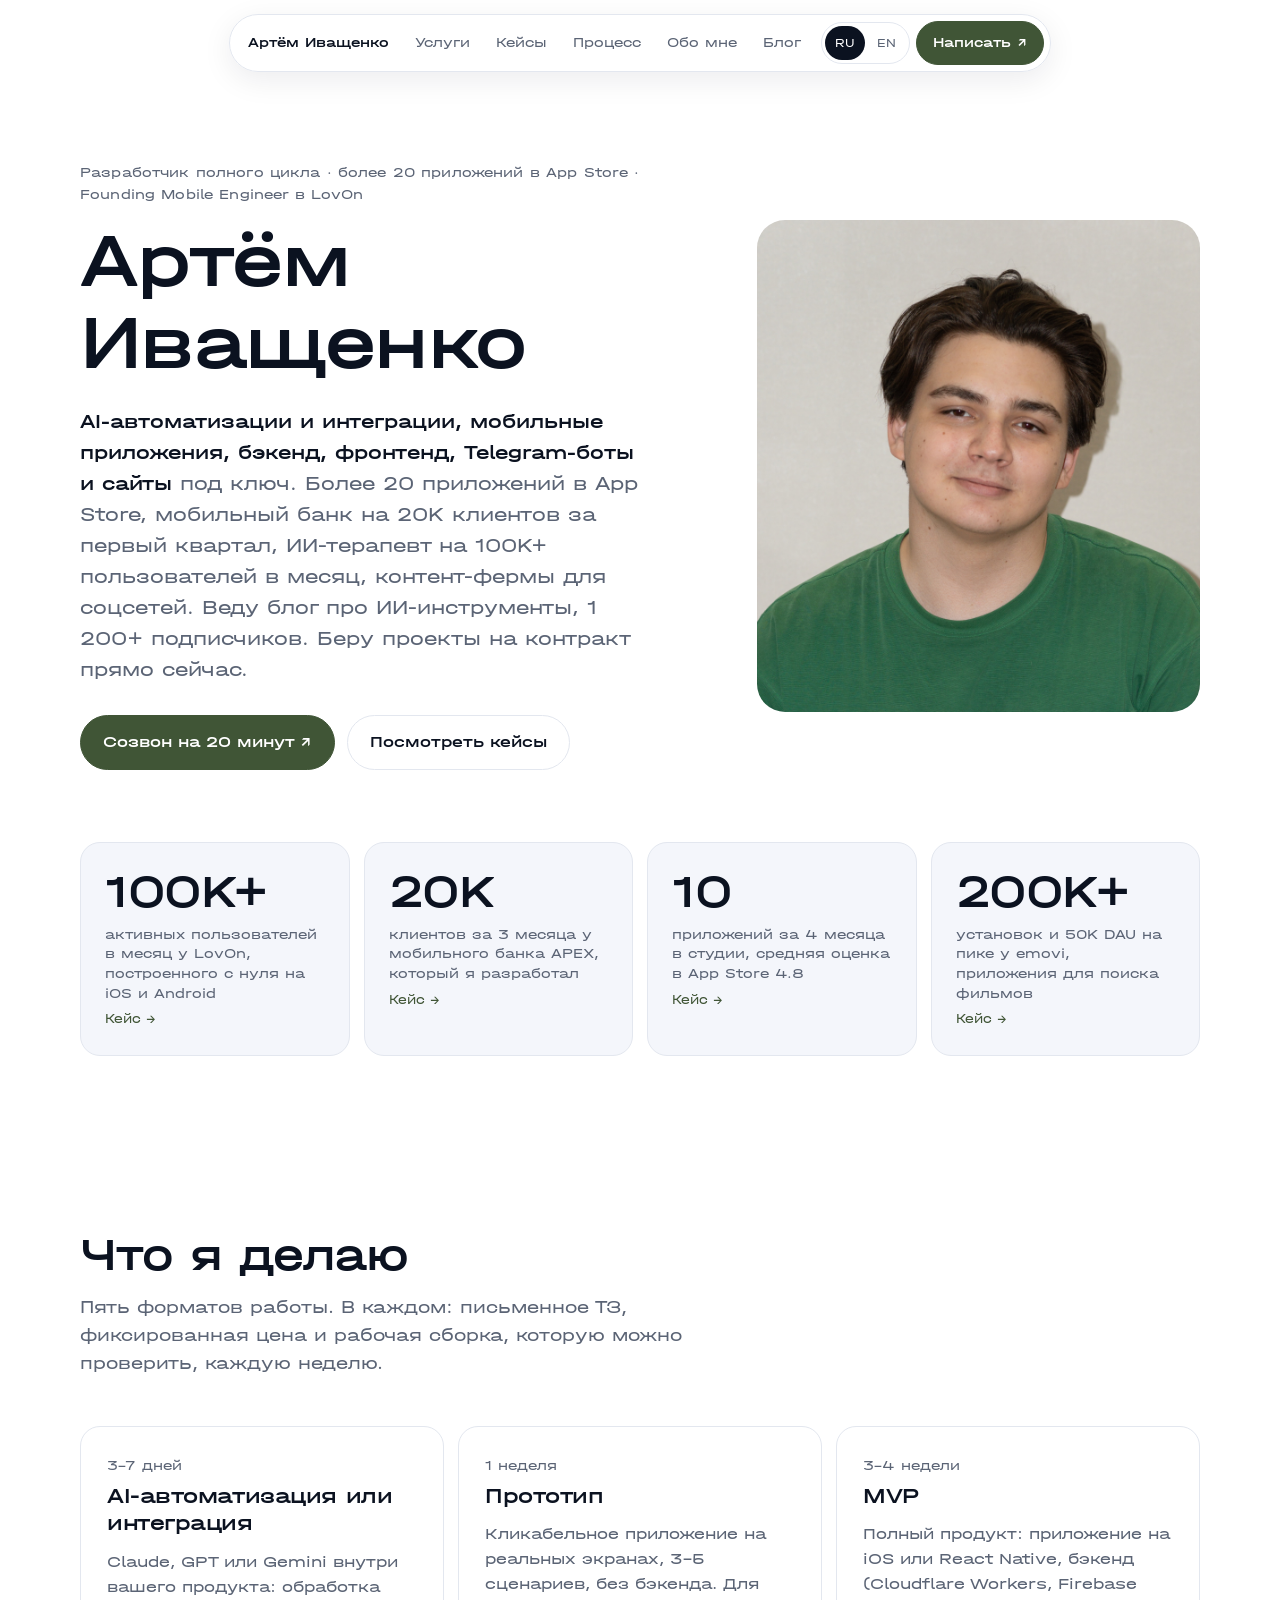
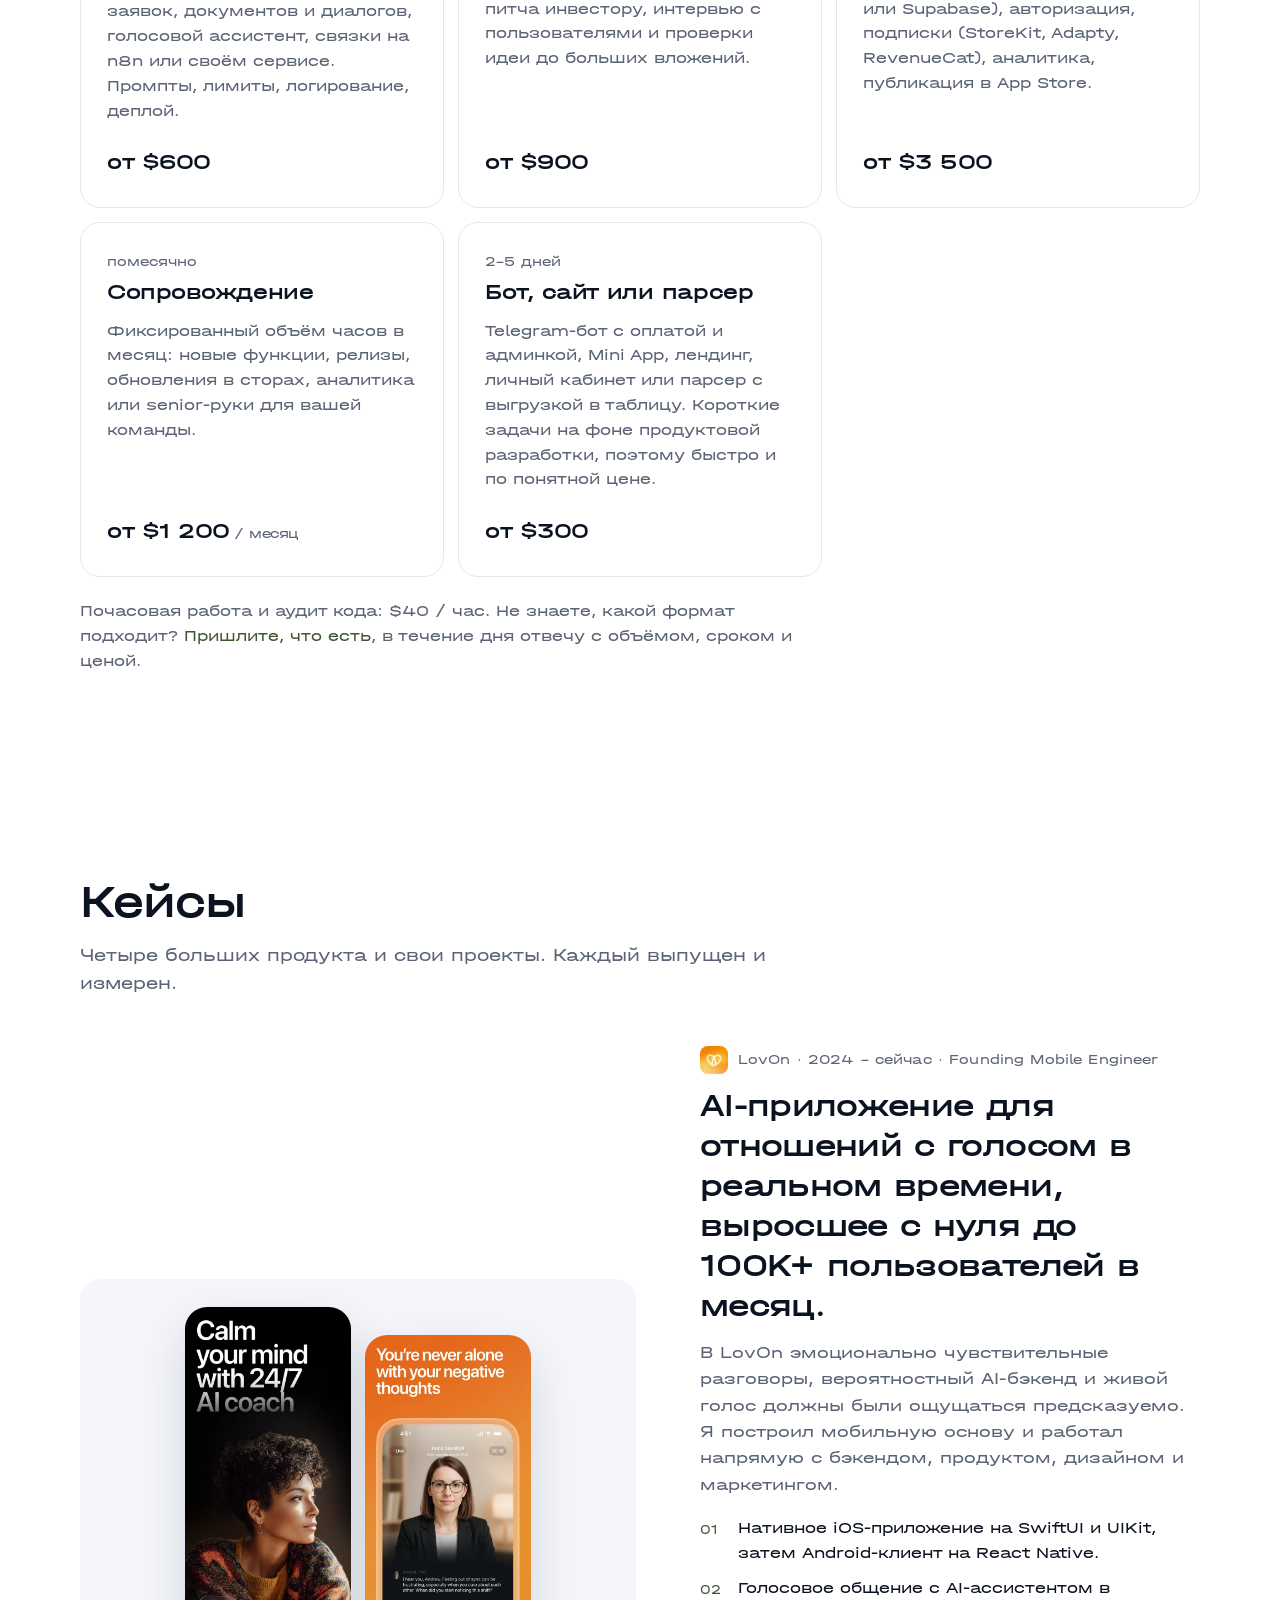
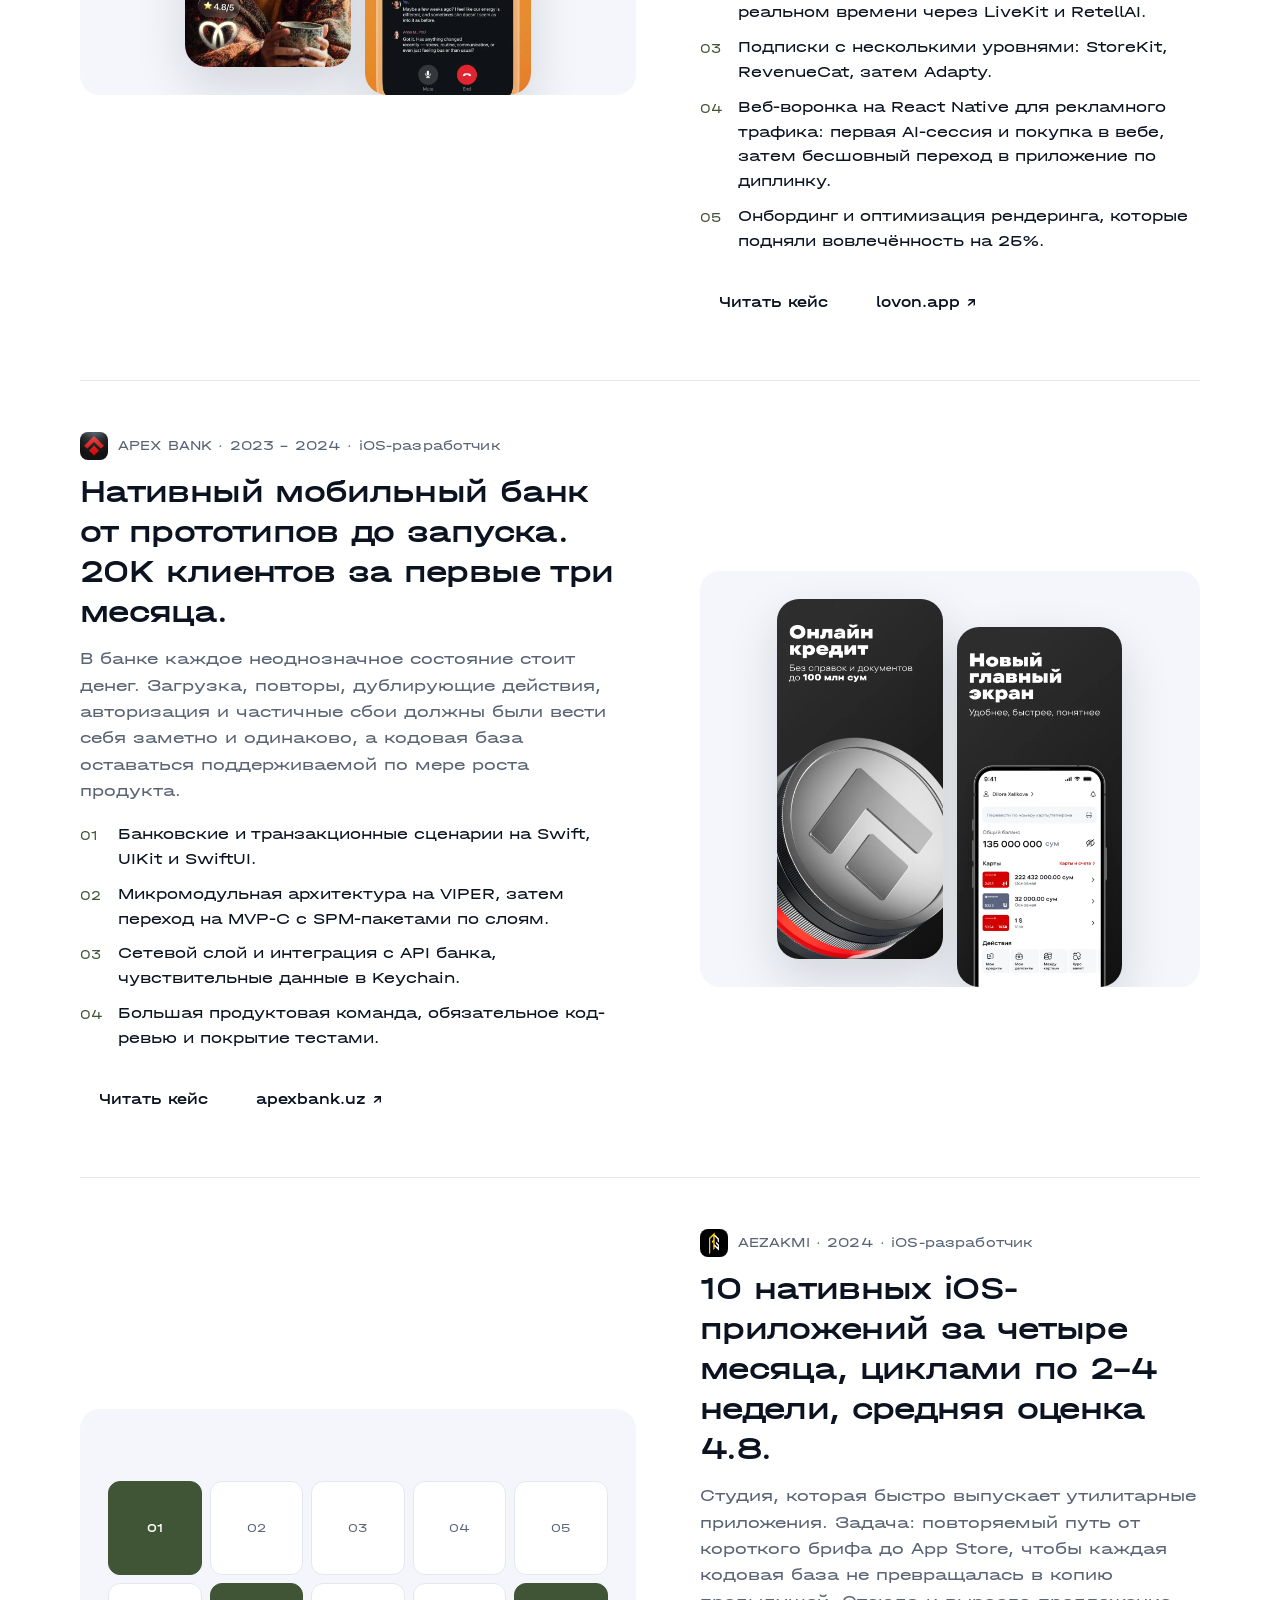
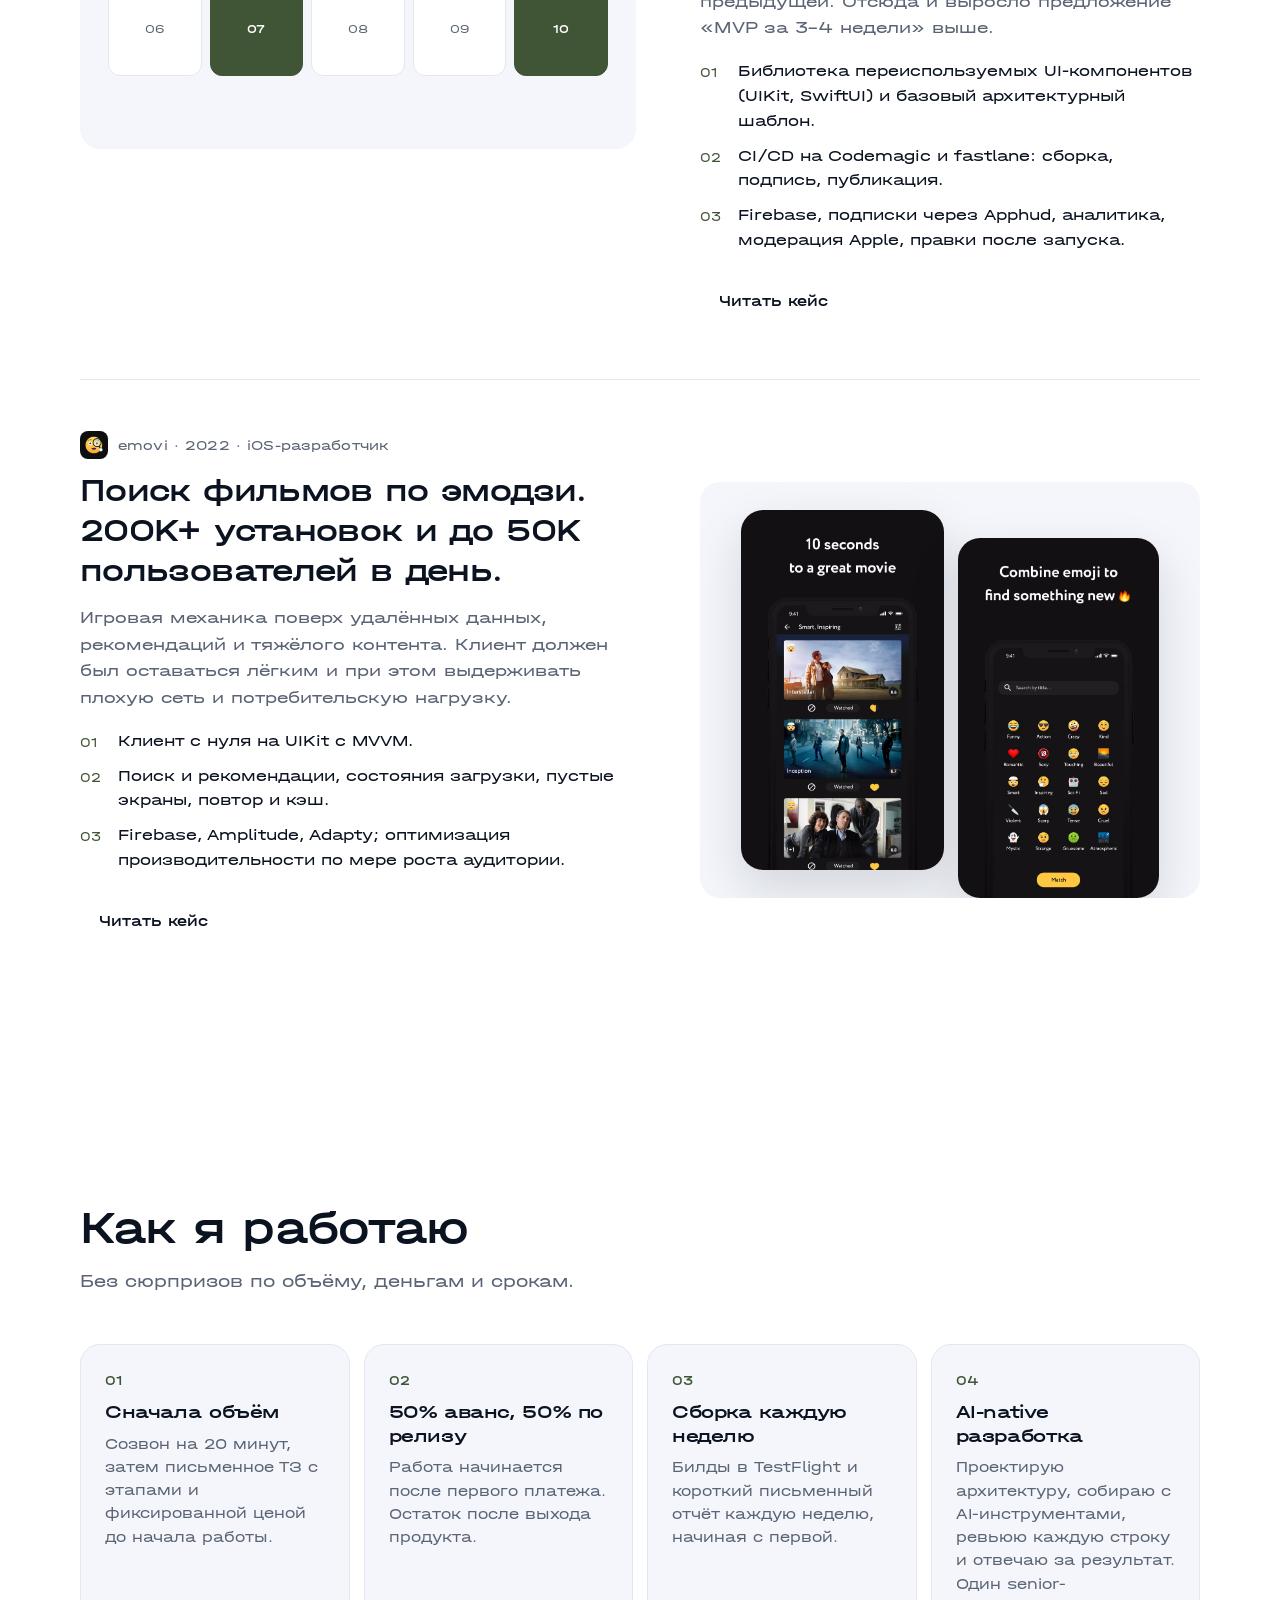
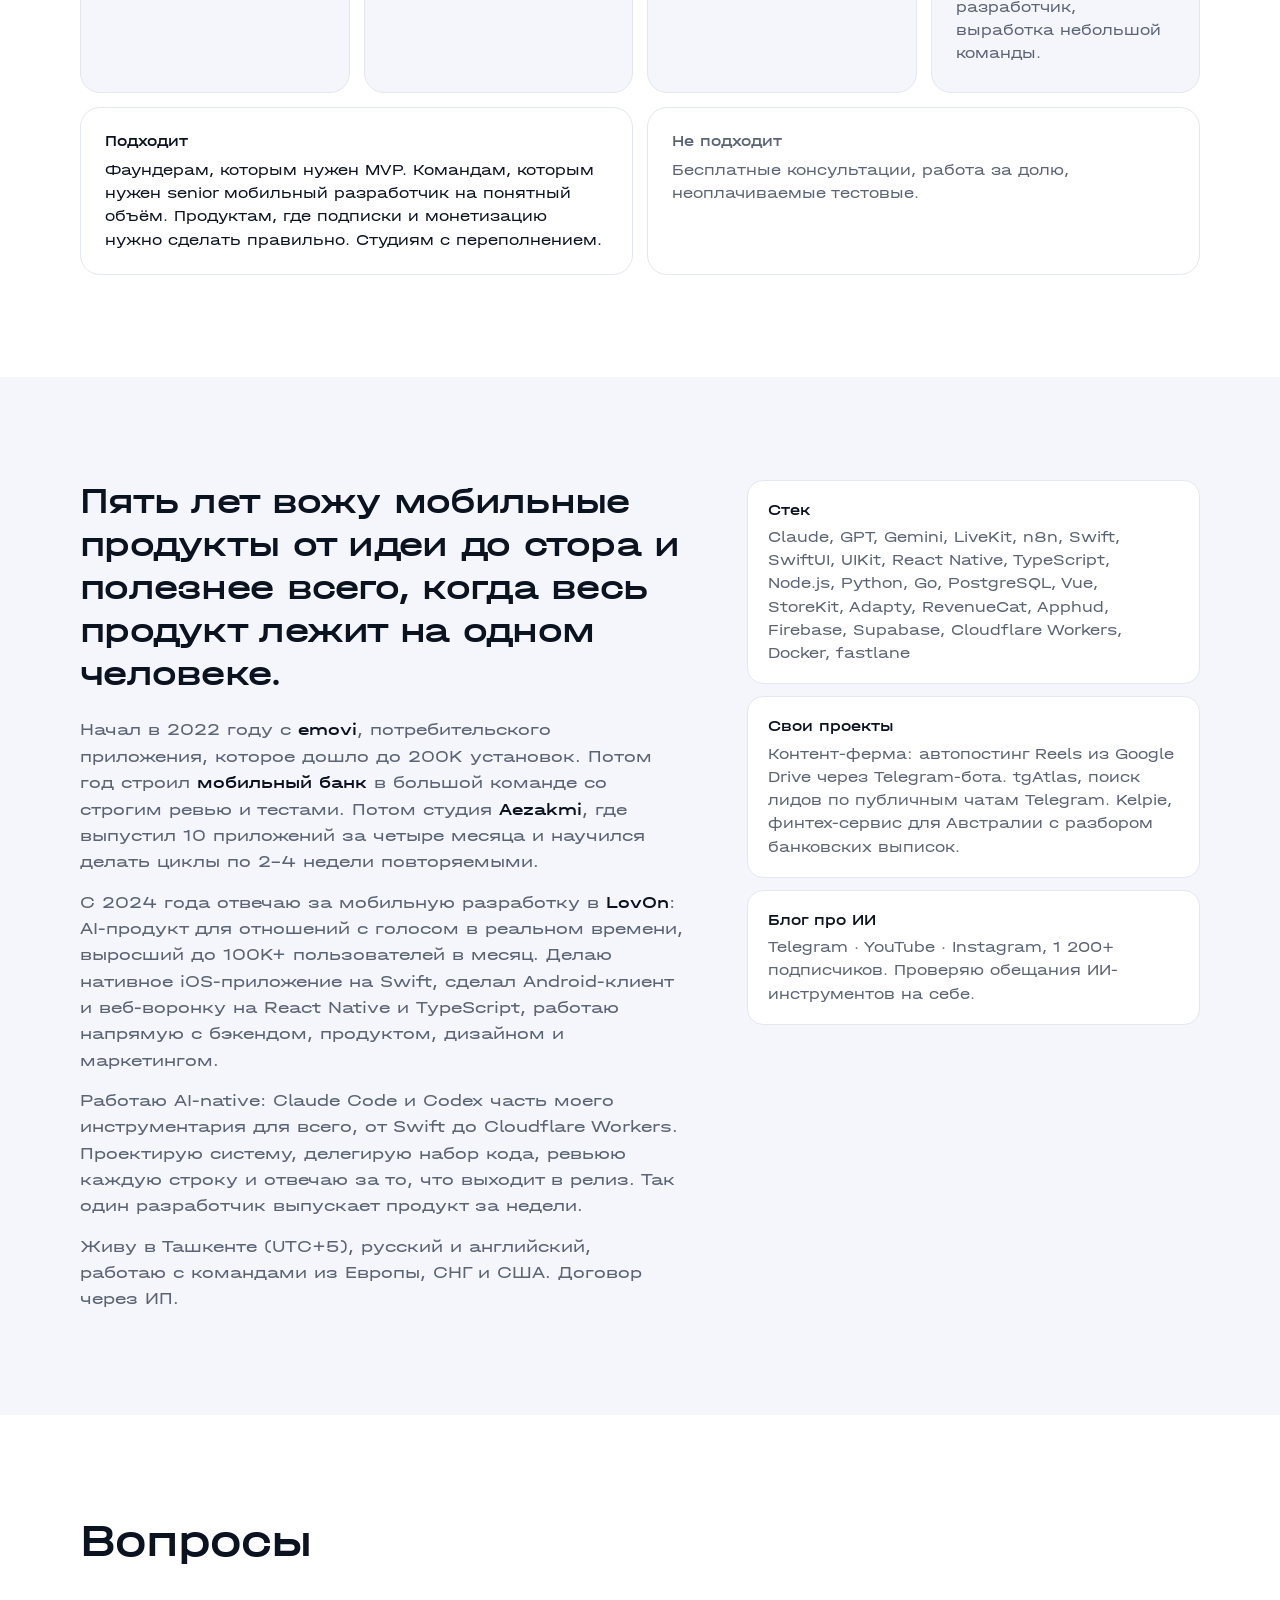
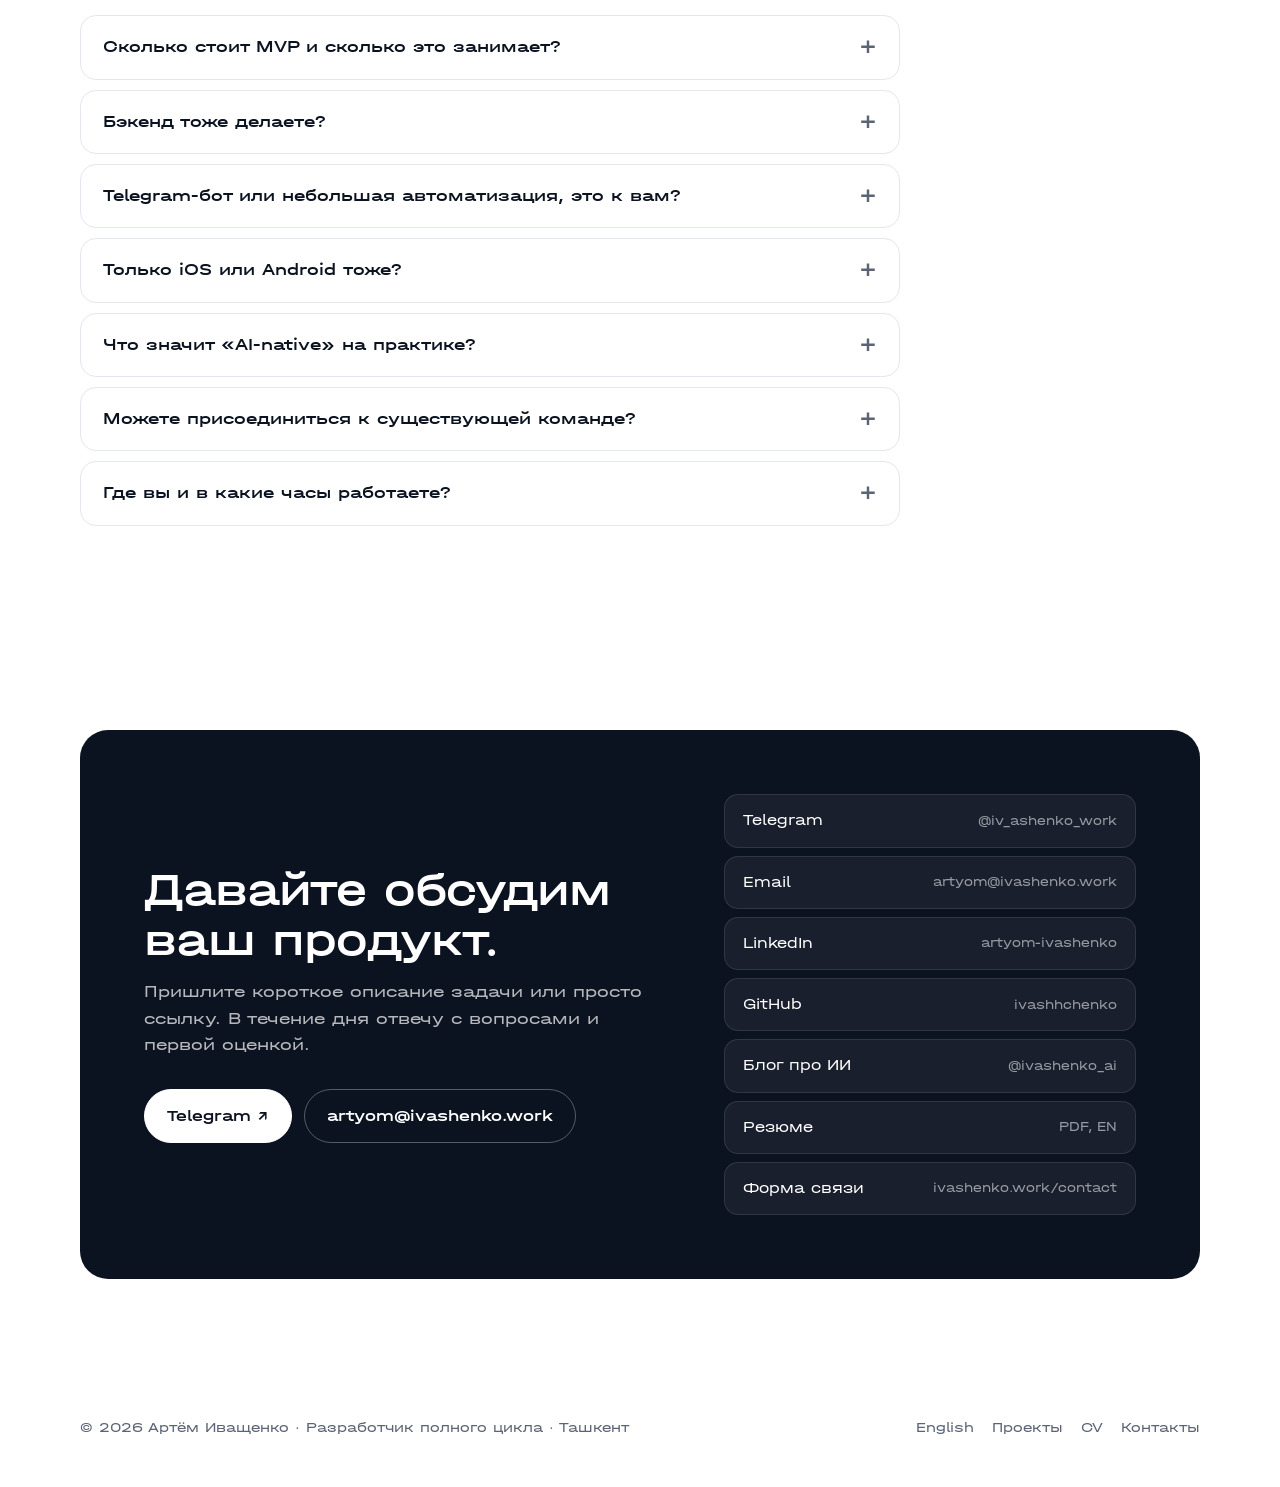
<file: index.html>
<!doctype html>
<html lang="ru">
<head>
<meta charset="utf-8">
<meta name="viewport" content="width=device-width, initial-scale=1">
<title>Артём Иващенко · Разработчик полного цикла: AI-автоматизации, мобильные приложения, бэкенд, боты</title>
<meta name="description" content="Артём Иващенко, разработчик полного цикла: AI-автоматизации и интеграции, мобильные приложения (iOS, React Native), бэкенд, фронтенд, Telegram-боты и сайты. Более 20 приложений в App Store, мобильный банк, ИИ-терапевт на 100K+ MAU, контент-фермы для соцсетей. Беру проекты на контракт.">
<link rel="canonical" href="https://ivashenko.work/">
<link rel="alternate" hreflang="ru" href="https://ivashenko.work/">
<link rel="alternate" hreflang="en" href="https://ivashenko.work/en/">
<link rel="alternate" hreflang="x-default" href="https://ivashenko.work/">
<link rel="icon" href="/assets/favicon.svg" type="image/svg+xml">
<link rel="stylesheet" href="/assets/landing.css?v=2">
<meta property="og:type" content="website">
<meta property="og:title" content="Артём Иващенко · AI-автоматизации, мобильные приложения, бэкенд, боты">
<meta property="og:description" content="Разработчик полного цикла. Более 20 приложений в App Store, мобильный банк, ИИ-терапевт на 100K+ MAU, контент-фермы. Беру проекты на контракт.">
<meta property="og:url" content="https://ivashenko.work/">
<meta property="og:image" content="https://ivashenko.work/assets/og-home.png">
<meta name="twitter:card" content="summary_large_image">
<script type="application/ld+json">
{"@context":"https://schema.org","@type":"Person","name":"Артём Иващенко","alternateName":"Artyom Ivashenko","jobTitle":"Разработчик полного цикла","url":"https://ivashenko.work/","image":"https://ivashenko.work/assets/images/artyom-portrait.jpg","email":"mailto:artyom@ivashenko.work","address":{"@type":"PostalAddress","addressLocality":"Ташкент","addressCountry":"UZ"},"sameAs":["https://t.me/iv_ashenko_work","https://t.me/ivashenko_ai","https://www.youtube.com/@ivashenko_ai","https://www.instagram.com/ivashenko_ai","https://www.linkedin.com/in/artyom-ivashenko","https://github.com/ivashhchenko"],"knowsAbout":["AI-автоматизации","Интеграции LLM","iOS","Swift","SwiftUI","React Native","Бэкенд","Telegram-боты","Публикация в App Store","Подписки"]}
</script>
</head>
<body>

<div class="nav">
  <div class="nav-pill">
    <a class="brand" href="/">Артём<span class="hide-s"> Иващенко</span></a>
    <a class="hide-s" href="#services">Услуги</a>
    <a href="#work">Кейсы</a>
    <a class="hide-m" href="#process">Процесс</a>
    <a class="hide-m" href="#about">Обо мне</a>
    <a class="hide-s" href="https://t.me/ivashenko_ai">Блог</a>
    <span class="lang"><a class="on" href="/">RU</a><a href="/en/">EN</a></span>
    <a class="btn btn--primary btn--small" href="https://t.me/iv_ashenko_work">Написать ↗</a>
  </div>
</div>

<main>

<section class="hero">
  <div class="wrap hero-grid">
    <div>
      <p class="eyebrow">Разработчик полного цикла · более 20 приложений в App Store · Founding Mobile Engineer в LovOn</p>
      <h1>Артём<br>Иващенко</h1>
      <p class="lead"><b>AI-автоматизации и интеграции, мобильные приложения, бэкенд, фронтенд, Telegram-боты и сайты</b> под ключ. Более 20 приложений в App Store, мобильный банк на 20K клиентов за первый квартал, ИИ-терапевт на 100K+ пользователей в месяц, контент-фермы для соцсетей. Веду <a href="https://t.me/ivashenko_ai">блог про ИИ-инструменты</a>, 1 200+ подписчиков. Беру проекты на контракт прямо сейчас.</p>
      <div class="hero-cta">
        <a class="btn btn--primary" href="https://t.me/iv_ashenko_work">Созвон на 20 минут ↗</a>
        <a class="btn btn--ghost" href="#work">Посмотреть кейсы</a>
      </div>
    </div>
    <div class="portrait">
      <img src="/assets/images/artyom-portrait.jpg" alt="Артём Иващенко" width="1980" height="2200" fetchpriority="high">
    </div>
  </div>
</section>

<section class="stats">
  <div class="wrap stat-grid">
    <div class="stat"><div class="num">100K+</div><div class="lbl">активных пользователей в месяц у LovOn, построенного с нуля на iOS и Android</div><div class="src"><a href="/projects/lovon/">Кейс →</a></div></div>
    <div class="stat"><div class="num">20K</div><div class="lbl">клиентов за 3 месяца у мобильного банка APEX, который я разработал</div><div class="src"><a href="/projects/apex-bank/">Кейс →</a></div></div>
    <div class="stat"><div class="num">10</div><div class="lbl">приложений за 4 месяца в студии, средняя оценка в App Store 4.8</div><div class="src"><a href="/projects/aezakmi/">Кейс →</a></div></div>
    <div class="stat"><div class="num">200K+</div><div class="lbl">установок и 50K DAU на пике у emovi, приложения для поиска фильмов</div><div class="src"><a href="/projects/emovi/">Кейс →</a></div></div>
  </div>
</section>

<section id="services">
  <div class="wrap">
    <div class="sec-head">
      <h2>Что я делаю</h2>
      <p>Пять форматов работы. В каждом: письменное ТЗ, фиксированная цена и рабочая сборка, которую можно проверить, каждую неделю.</p>
    </div>
    <div class="cards">
      <div class="card">
        <div class="when">3–7 дней</div>
        <h3>AI-автоматизация или интеграция</h3>
        <p>Claude, GPT или Gemini внутри вашего продукта: обработка заявок, документов и диалогов, голосовой ассистент, связки на n8n или своём сервисе. Промпты, лимиты, логирование, деплой.</p>
        <div class="price">от $600</div>
      </div>
      <div class="card">
        <div class="when">1 неделя</div>
        <h3>Прототип</h3>
        <p>Кликабельное приложение на реальных экранах, 3–5 сценариев, без бэкенда. Для питча инвестору, интервью с пользователями и проверки идеи до больших вложений.</p>
        <div class="price">от $900</div>
      </div>
      <div class="card">
        <div class="when">3–4 недели</div>
        <h3>MVP</h3>
        <p>Полный продукт: приложение на iOS или React Native, бэкенд (Cloudflare Workers, Firebase или Supabase), авторизация, подписки (StoreKit, Adapty, RevenueCat), аналитика, публикация в App Store.</p>
        <div class="price">от $3 500</div>
      </div>
      <div class="card">
        <div class="when">помесячно</div>
        <h3>Сопровождение</h3>
        <p>Фиксированный объём часов в месяц: новые функции, релизы, обновления в сторах, аналитика или senior-руки для вашей команды.</p>
        <div class="price">от $1 200<small>/ месяц</small></div>
      </div>
      <div class="card">
        <div class="when">2–5 дней</div>
        <h3>Бот, сайт или парсер</h3>
        <p>Telegram-бот с оплатой и админкой, Mini App, лендинг, личный кабинет или парсер с выгрузкой в таблицу. Короткие задачи на фоне продуктовой разработки, поэтому быстро и по понятной цене.</p>
        <div class="price">от $300</div>
      </div>
    </div>
    <p class="services-note">Почасовая работа и аудит кода: $40 / час. Не знаете, какой формат подходит? <a href="https://t.me/iv_ashenko_work">Пришлите, что есть</a>, в течение дня отвечу с объёмом, сроком и ценой.</p>
  </div>
</section>

<section id="work">
  <div class="wrap">
    <div class="sec-head">
      <h2>Кейсы</h2>
      <p>Четыре больших продукта и свои проекты. Каждый выпущен и измерен.</p>
    </div>

    <article class="case">
      <div>
        <p class="eyebrow"><img src="/assets/images/lovon-logo-square.png" alt="">LovOn · 2024 – сейчас · Founding Mobile Engineer</p>
        <h3>AI-приложение для отношений с голосом в реальном времени, выросшее с нуля до 100K+ пользователей в месяц.</h3>
        <p>В LovOn эмоционально чувствительные разговоры, вероятностный AI-бэкенд и живой голос должны были ощущаться предсказуемо. Я построил мобильную основу и работал напрямую с бэкендом, продуктом, дизайном и маркетингом.</p>
        <ol>
          <li><span>01</span>Нативное iOS-приложение на SwiftUI и UIKit, затем Android-клиент на React Native.</li>
          <li><span>02</span>Голосовое общение с AI-ассистентом в реальном времени через LiveKit и RetellAI.</li>
          <li><span>03</span>Подписки с несколькими уровнями: StoreKit, RevenueCat, затем Adapty.</li>
          <li><span>04</span>Веб-воронка на React Native для рекламного трафика: первая AI-сессия и покупка в вебе, затем бесшовный переход в приложение по диплинку.</li>
          <li><span>05</span>Онбординг и оптимизация рендеринга, которые подняли вовлечённость на 25%.</li>
        </ol>
        <div class="links">
          <a class="btn btn--ghost btn--small" href="/projects/lovon/">Читать кейс</a>
          <a class="btn btn--ghost btn--small" href="https://lovon.app/">lovon.app ↗</a>
        </div>
      </div>
      <div class="case-media"><div class="shots"><img src="/assets/images/lovon-01.webp" alt="Экран приложения LovOn" loading="lazy"><img src="/assets/images/lovon-02.webp" alt="Экран приложения LovOn" loading="lazy"></div></div>
    </article>

    <article class="case">
      <div>
        <p class="eyebrow"><img src="/assets/images/apex-bank-logo.png" alt="">APEX BANK · 2023 – 2024 · iOS-разработчик</p>
        <h3>Нативный мобильный банк от прототипов до запуска. 20K клиентов за первые три месяца.</h3>
        <p>В банке каждое неоднозначное состояние стоит денег. Загрузка, повторы, дублирующие действия, авторизация и частичные сбои должны были вести себя заметно и одинаково, а кодовая база оставаться поддерживаемой по мере роста продукта.</p>
        <ol>
          <li><span>01</span>Банковские и транзакционные сценарии на Swift, UIKit и SwiftUI.</li>
          <li><span>02</span>Микромодульная архитектура на VIPER, затем переход на MVP-C с SPM-пакетами по слоям.</li>
          <li><span>03</span>Сетевой слой и интеграция с API банка, чувствительные данные в Keychain.</li>
          <li><span>04</span>Большая продуктовая команда, обязательное код-ревью и покрытие тестами.</li>
        </ol>
        <div class="links">
          <a class="btn btn--ghost btn--small" href="/projects/apex-bank/">Читать кейс</a>
          <a class="btn btn--ghost btn--small" href="https://www.apexbank.uz/en/">apexbank.uz ↗</a>
        </div>
      </div>
      <div class="case-media"><div class="shots"><img src="/assets/images/apex-01.webp" alt="Экран приложения APEX BANK" loading="lazy"><img src="/assets/images/apex-02.webp" alt="Экран приложения APEX BANK" loading="lazy"></div></div>
    </article>

    <article class="case">
      <div>
        <p class="eyebrow"><img src="/assets/images/aezakmi-logo.png" alt="">AEZAKMI · 2024 · iOS-разработчик</p>
        <h3>10 нативных iOS-приложений за четыре месяца, циклами по 2–4 недели, средняя оценка 4.8.</h3>
        <p>Студия, которая быстро выпускает утилитарные приложения. Задача: повторяемый путь от короткого брифа до App Store, чтобы каждая кодовая база не превращалась в копию предыдущей. Отсюда и выросло предложение «MVP за 3–4 недели» выше.</p>
        <ol>
          <li><span>01</span>Библиотека переиспользуемых UI-компонентов (UIKit, SwiftUI) и базовый архитектурный шаблон.</li>
          <li><span>02</span>CI/CD на Codemagic и fastlane: сборка, подпись, публикация.</li>
          <li><span>03</span>Firebase, подписки через Apphud, аналитика, модерация Apple, правки после запуска.</li>
        </ol>
        <div class="links">
          <a class="btn btn--ghost btn--small" href="/projects/aezakmi/">Читать кейс</a>
        </div>
      </div>
      <div class="case-media">
        <div class="logo-grid">
          <div class="hl">01</div><div>02</div><div>03</div><div>04</div><div>05</div>
          <div>06</div><div class="hl">07</div><div>08</div><div>09</div><div class="hl">10</div>
                  </div>
      </div>
    </article>

    <article class="case">
      <div>
        <p class="eyebrow"><img src="/assets/images/emovi-logo-square.png" alt="">emovi · 2022 · iOS-разработчик</p>
        <h3>Поиск фильмов по эмодзи. 200K+ установок и до 50K пользователей в день.</h3>
        <p>Игровая механика поверх удалённых данных, рекомендаций и тяжёлого контента. Клиент должен был оставаться лёгким и при этом выдерживать плохую сеть и потребительскую нагрузку.</p>
        <ol>
          <li><span>01</span>Клиент с нуля на UIKit с MVVM.</li>
          <li><span>02</span>Поиск и рекомендации, состояния загрузки, пустые экраны, повтор и кэш.</li>
          <li><span>03</span>Firebase, Amplitude, Adapty; оптимизация производительности по мере роста аудитории.</li>
        </ol>
        <div class="links">
          <a class="btn btn--ghost btn--small" href="/projects/emovi/">Читать кейс</a>
        </div>
      </div>
      <div class="case-media"><div class="shots"><img src="/assets/images/emovi-01.jpg" alt="Экран приложения emovi" loading="lazy"><img src="/assets/images/emovi-02.jpg" alt="Экран приложения emovi" loading="lazy"></div></div>
    </article>
  </div>
</section>

<section id="process">
  <div class="wrap">
    <div class="sec-head">
      <h2>Как я работаю</h2>
      <p>Без сюрпризов по объёму, деньгам и срокам.</p>
    </div>
    <div class="steps">
      <div class="step"><div class="n">01</div><h3>Сначала объём</h3><p>Созвон на 20 минут, затем письменное ТЗ с этапами и фиксированной ценой до начала работы.</p></div>
      <div class="step"><div class="n">02</div><h3>50% аванс, 50% по релизу</h3><p>Работа начинается после первого платежа. Остаток после выхода продукта.</p></div>
      <div class="step"><div class="n">03</div><h3>Сборка каждую неделю</h3><p>Билды в TestFlight и короткий письменный отчёт каждую неделю, начиная с первой.</p></div>
      <div class="step"><div class="n">04</div><h3>AI-native разработка</h3><p>Проектирую архитектуру, собираю с AI-инструментами, ревьюю каждую строку и отвечаю за результат. Один senior-разработчик, выработка небольшой команды.</p></div>
    </div>
    <div class="fit">
      <div><b>Подходит</b>Фаундерам, которым нужен MVP. Командам, которым нужен senior мобильный разработчик на понятный объём. Продуктам, где подписки и монетизацию нужно сделать правильно. Студиям с переполнением.</div>
      <div class="no"><b>Не подходит</b>Бесплатные консультации, работа за долю, неоплачиваемые тестовые.</div>
    </div>
  </div>
</section>

<section id="about" class="about">
  <div class="wrap about-grid">
    <div>
      <p class="big">Пять лет вожу мобильные продукты от идеи до стора и полезнее всего, когда весь продукт лежит на одном человеке.</p>
      <div class="about-text">
        <p>Начал в 2022 году с <b>emovi</b>, потребительского приложения, которое дошло до 200K установок. Потом год строил <b>мобильный банк</b> в большой команде со строгим ревью и тестами. Потом студия <b>Aezakmi</b>, где выпустил 10 приложений за четыре месяца и научился делать циклы по 2–4 недели повторяемыми.</p>
        <p>С 2024 года отвечаю за мобильную разработку в <b>LovOn</b>: AI-продукт для отношений с голосом в реальном времени, выросший до 100K+ пользователей в месяц. Делаю нативное iOS-приложение на Swift, сделал Android-клиент и веб-воронку на React Native и TypeScript, работаю напрямую с бэкендом, продуктом, дизайном и маркетингом.</p>
        <p>Работаю AI-native: Claude Code и Codex часть моего инструментария для всего, от Swift до Cloudflare Workers. Проектирую систему, делегирую набор кода, ревьюю каждую строку и отвечаю за то, что выходит в релиз. Так один разработчик выпускает продукт за недели.</p>
        <p>Живу в Ташкенте (UTC+5), русский и английский, работаю с командами из Европы, СНГ и США. Договор через ИП.</p>
      </div>
    </div>
    <div class="about-side">
      <div class="item"><b>Стек</b><span>Claude, GPT, Gemini, LiveKit, n8n, Swift, SwiftUI, UIKit, React Native, TypeScript, Node.js, Python, Go, PostgreSQL, Vue, StoreKit, Adapty, RevenueCat, Apphud, Firebase, Supabase, Cloudflare Workers, Docker, fastlane</span></div>
      <div class="item"><b>Свои проекты</b><span>Контент-ферма: автопостинг Reels из Google Drive через Telegram-бота. tgAtlas, поиск лидов по публичным чатам Telegram. Kelpie, финтех-сервис для Австралии с разбором банковских выписок.</span></div>
      <div class="item"><b>Блог про ИИ</b><span><a href="https://t.me/ivashenko_ai">Telegram</a> · <a href="https://www.youtube.com/@ivashenko_ai">YouTube</a> · <a href="https://www.instagram.com/ivashenko_ai">Instagram</a>, 1 200+ подписчиков. Проверяю обещания ИИ-инструментов на себе.</span></div>
    </div>
  </div>
</section>

<section id="faq">
  <div class="wrap">
    <div class="sec-head"><h2>Вопросы</h2></div>
    <div class="faq">
      <details><summary>Сколько стоит MVP и сколько это занимает?</summary><p>Большинство MVP укладываются в $3 500–6 000 и 3–4 недели: приложение, бэкенд, авторизация, подписки, аналитика и публикация в App Store. Точная цифра после созвона на 20 минут и письменного ТЗ.</p></details>
      <details><summary>Бэкенд тоже делаете?</summary><p>Да. Для большинства MVP это Cloudflare Workers, Firebase или Supabase; для отдельных сервисов Node.js, Python или Go с PostgreSQL в Docker. Если у вас уже есть API, интегрируюсь с ним.</p></details>
      <details><summary>Telegram-бот или небольшая автоматизация, это к вам?</summary><p>Да. Бот с оплатой и админкой, парсер или связка сервисов занимают 2–5 дней. Показываю рабочую демку до полной оплаты, после сдачи помогаю с правками.</p></details>
      <details><summary>Только iOS или Android тоже?</summary><p>Нативный iOS мой основной стек. Для двух платформ сразу использую React Native, так сделаны Android-клиент и веб-воронка LovOn.</p></details>
      <details><summary>Что значит «AI-native» на практике?</summary><p>Использую Claude Code и Codex как часть процесса. Проектирую архитектуру и модель данных, разбиваю работу на задачи, ревьюю каждую строку и тестирую результат. Вы получаете senior-уровень с темпом, который один разработчик руками не выдаст.</p></details>
      <details><summary>Можете присоединиться к существующей команде?</summary><p>Да, помесячно или на фиксированный объём. Работал в большой банковской команде с код-ревью и тестами и отвечал за всю мобильную разработку в LovOn.</p></details>
      <details><summary>Где вы и в какие часы работаете?</summary><p>Ташкент, UTC+5. Полностью пересекаюсь с Москвой, Алматы и Европой, с восточным побережьем США по утрам.</p></details>
    </div>
  </div>
</section>

<section id="contact">
  <div class="wrap">
    <div class="contact">
      <div>
        <h2>Давайте обсудим ваш продукт.</h2>
        <p>Пришлите короткое описание задачи или просто ссылку. В течение дня отвечу с вопросами и первой оценкой.</p>
        <div class="hero-cta">
          <a class="btn btn--primary" href="https://t.me/iv_ashenko_work">Telegram ↗</a>
          <a class="btn btn--ghost" href="mailto:artyom@ivashenko.work">artyom@ivashenko.work</a>
        </div>
      </div>
      <div class="links">
        <a href="https://t.me/iv_ashenko_work">Telegram <span>@iv_ashenko_work</span></a>
        <a href="mailto:artyom@ivashenko.work">Email <span>artyom@ivashenko.work</span></a>
        <a href="https://www.linkedin.com/in/artyom-ivashenko">LinkedIn <span>artyom-ivashenko</span></a>
        <a href="https://github.com/ivashhchenko">GitHub <span>ivashhchenko</span></a>
        <a href="https://t.me/ivashenko_ai">Блог про ИИ <span>@ivashenko_ai</span></a>
        <a href="/assets/Artyom_Ivashenko_Resume_EN.pdf">Резюме <span>PDF, EN</span></a>
        <a href="/contact/">Форма связи <span>ivashenko.work/contact</span></a>
      </div>
    </div>
  </div>
</section>

</main>

<footer class="wrap">
  <div>© 2026 Артём Иващенко · Разработчик полного цикла · Ташкент</div>
  <nav>
    <a href="/en/">English</a>
    <a href="/projects/">Проекты</a>
    <a href="/cv/">CV</a>
    <a href="/contact/">Контакты</a>
  </nav>
</footer>

</body>
</html>
</file>
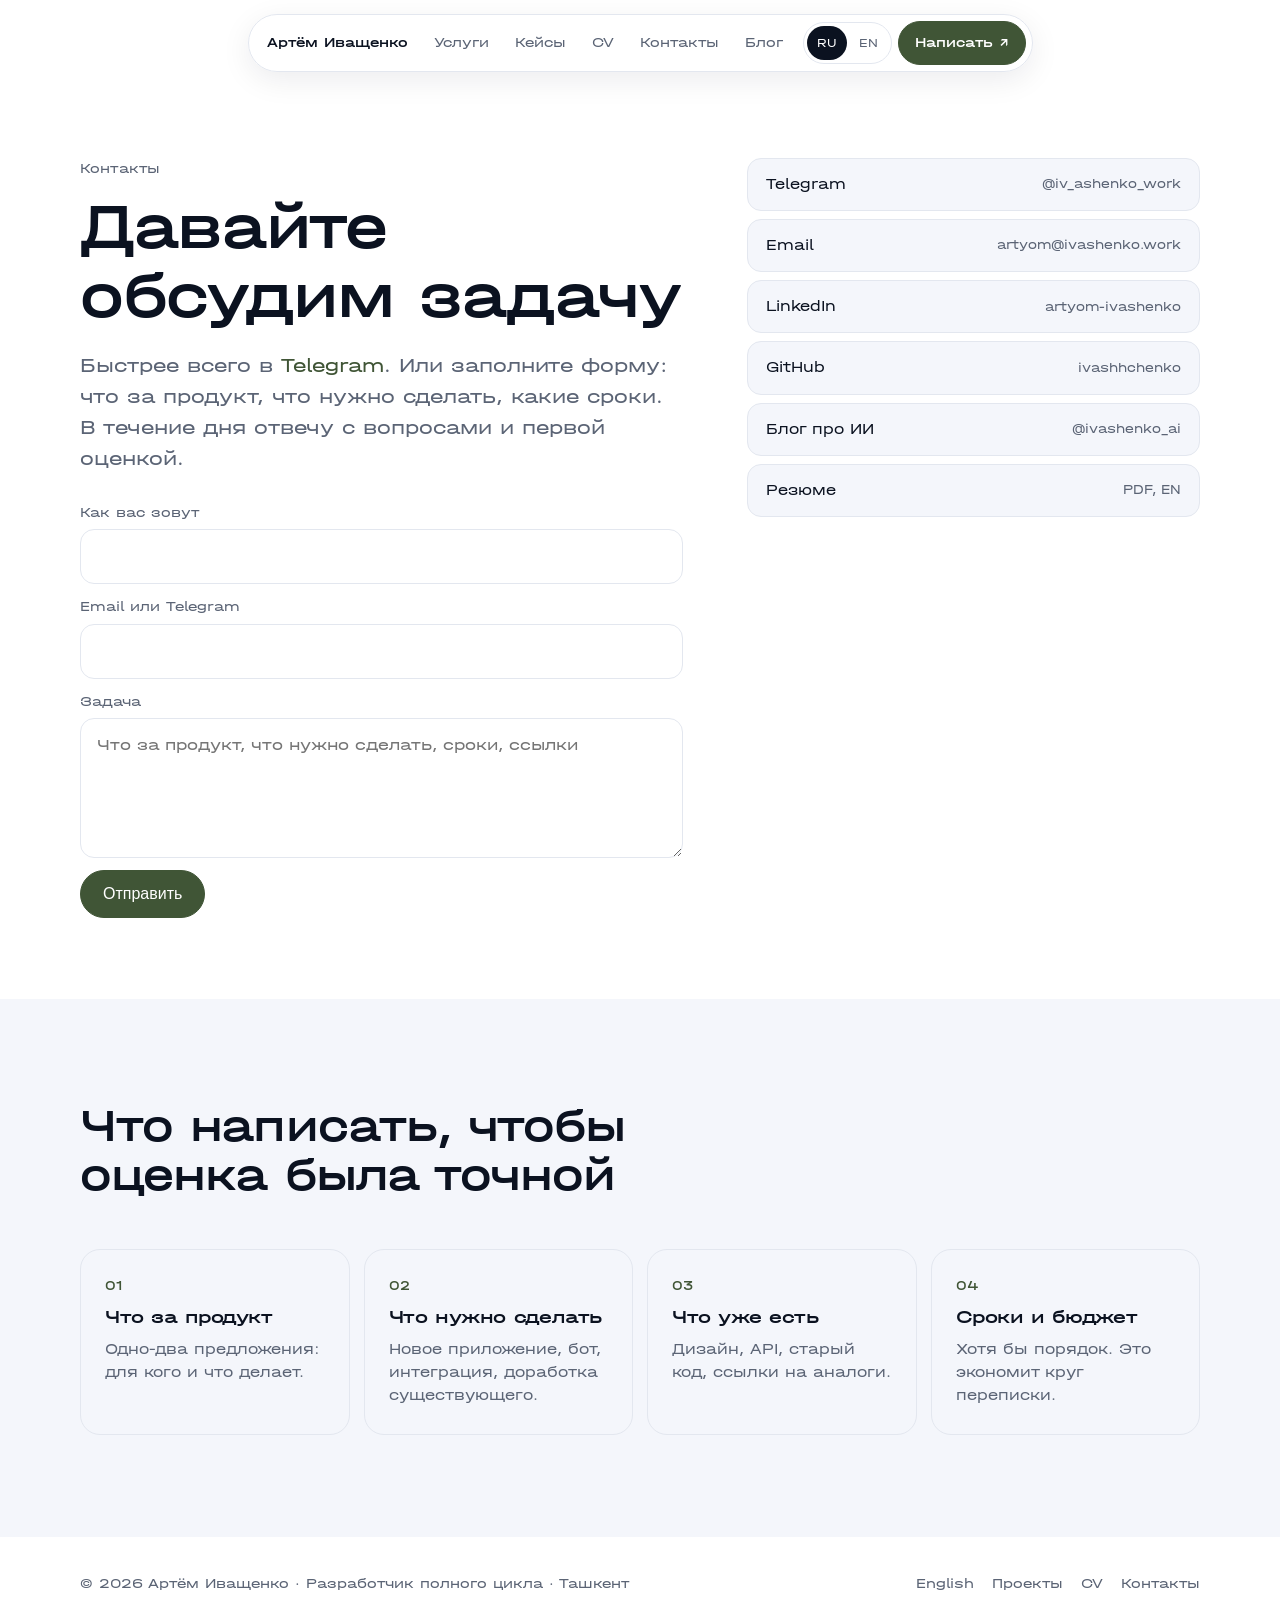
<file: contact/index.html>
<!doctype html>
<html lang="ru">
<head>
<meta charset="utf-8">
<meta name="viewport" content="width=device-width, initial-scale=1">
<title>Контакты · Артём Иващенко</title>
<meta name="description" content="Написать Артёму Иващенко: Telegram, почта, форма. Отвечаю в течение дня с вопросами и первой оценкой.">
<link rel="canonical" href="https://ivashenko.work/contact/">
<link rel="icon" href="/assets/favicon.svg" type="image/svg+xml">
<link rel="stylesheet" href="/assets/landing.css?v=2">
<meta property="og:type" content="website">
<meta property="og:title" content="Контакты · Артём Иващенко">
<meta property="og:description" content="Написать Артёму Иващенко: Telegram, почта, форма. Отвечаю в течение дня с вопросами и первой оценкой.">
<meta property="og:url" content="https://ivashenko.work/contact/">
<meta property="og:image" content="https://ivashenko.work/assets/og-home.png">
<meta name="twitter:card" content="summary_large_image">
</head>
<body>

<div class="nav">
  <div class="nav-pill">
    <a class="brand" href="/">Артём<span class="hide-s"> Иващенко</span></a>
    <a class="hide-s" href="/#services">Услуги</a>
    <a href="/projects/">Кейсы</a>
    <a class="hide-m" href="/cv/">CV</a>
    <a class="hide-m" href="/contact/">Контакты</a>
    <a class="hide-s" href="https://t.me/ivashenko_ai">Блог</a>
    <span class="lang"><a class="on" href="/">RU</a><a href="/en/">EN</a></span>
    <a class="btn btn--primary btn--small" href="https://t.me/iv_ashenko_work">Написать ↗</a>
  </div>
</div>

<main>

<section class="page-head">
  <div class="wrap two">
    <div>
      <p class="eyebrow">Контакты</p>
      <h1>Давайте обсудим задачу</h1>
      <p class="lead">Быстрее всего в <a href="https://t.me/iv_ashenko_work" style="color:var(--accent)">Telegram</a>. Или заполните форму: что за продукт, что нужно сделать, какие сроки. В течение дня отвечу с вопросами и первой оценкой.</p>
      <form class="form" style="margin-top:28px" action="https://formsubmit.co/ajax/artyom@ivashenko.work" method="POST" autocomplete="off">
        <input type="hidden" name="_subject" value="Новая заявка с ivashenko.work">
        <input type="hidden" name="_template" value="table">
        <input type="hidden" name="_captcha" value="false">
        <input class="hp" type="text" name="_honey" tabindex="-1" autocomplete="off" aria-hidden="true">
        <label>Как вас зовут<input name="name" type="text" required></label>
        <label>Email или Telegram<input name="email" type="text" required></label>
        <label>Задача<textarea name="message" placeholder="Что за продукт, что нужно сделать, сроки, ссылки" required></textarea></label>
        <div><button class="btn btn--primary" type="submit">Отправить</button></div>
        <p class="status" role="status" aria-live="polite"></p>
      </form>
    </div>
    <div class="links" style="color:var(--ink)">
      <a style="background:var(--bg-2);border-color:var(--line)" href="https://t.me/iv_ashenko_work">Telegram <span style="color:var(--muted)">@iv_ashenko_work</span></a>
      <a style="background:var(--bg-2);border-color:var(--line)" href="mailto:artyom@ivashenko.work">Email <span style="color:var(--muted)">artyom@ivashenko.work</span></a>
      <a style="background:var(--bg-2);border-color:var(--line)" href="https://www.linkedin.com/in/artyom-ivashenko">LinkedIn <span style="color:var(--muted)">artyom-ivashenko</span></a>
      <a style="background:var(--bg-2);border-color:var(--line)" href="https://github.com/ivashhchenko">GitHub <span style="color:var(--muted)">ivashhchenko</span></a>
      <a style="background:var(--bg-2);border-color:var(--line)" href="https://t.me/ivashenko_ai">Блог про ИИ <span style="color:var(--muted)">@ivashenko_ai</span></a>
      <a style="background:var(--bg-2);border-color:var(--line)" href="/assets/Artyom_Ivashenko_Resume_EN.pdf">Резюме <span style="color:var(--muted)">PDF, EN</span></a>
    </div>
  </div>
</section>

<section class="about">
  <div class="wrap">
    <div class="sec-head"><h2>Что написать, чтобы оценка была точной</h2></div>
    <div class="steps"><div class="step"><div class="n">01</div><h3>Что за продукт</h3><p>Одно-два предложения: для кого и что делает.</p></div><div class="step"><div class="n">02</div><h3>Что нужно сделать</h3><p>Новое приложение, бот, интеграция, доработка существующего.</p></div><div class="step"><div class="n">03</div><h3>Что уже есть</h3><p>Дизайн, API, старый код, ссылки на аналоги.</p></div><div class="step"><div class="n">04</div><h3>Сроки и бюджет</h3><p>Хотя бы порядок. Это экономит круг переписки.</p></div></div>
  </div>
</section>
<script>
document.querySelector('.form').addEventListener('submit',async e=>{e.preventDefault();const f=e.target,s=f.querySelector('.status'),b=f.querySelector('button');b.disabled=true;s.textContent='Отправляю…';try{const r=await fetch(f.action,{method:'POST',headers:{'Accept':'application/json'},body:new FormData(f)});if(!r.ok)throw 0;f.reset();s.textContent='Получил. Отвечу в течение дня.';}catch(_){s.textContent='Не отправилось. Напишите в Telegram: @iv_ashenko_work';}b.disabled=false;});
</script>

</main>

<footer class="wrap">
  <div>© 2026 Артём Иващенко · Разработчик полного цикла · Ташкент</div>
  <nav>
    <a href="/en/">English</a>
    <a href="/projects/">Проекты</a>
    <a href="/cv/">CV</a>
    <a href="/contact/">Контакты</a>
  </nav>
</footer>

</body>
</html>
</file>
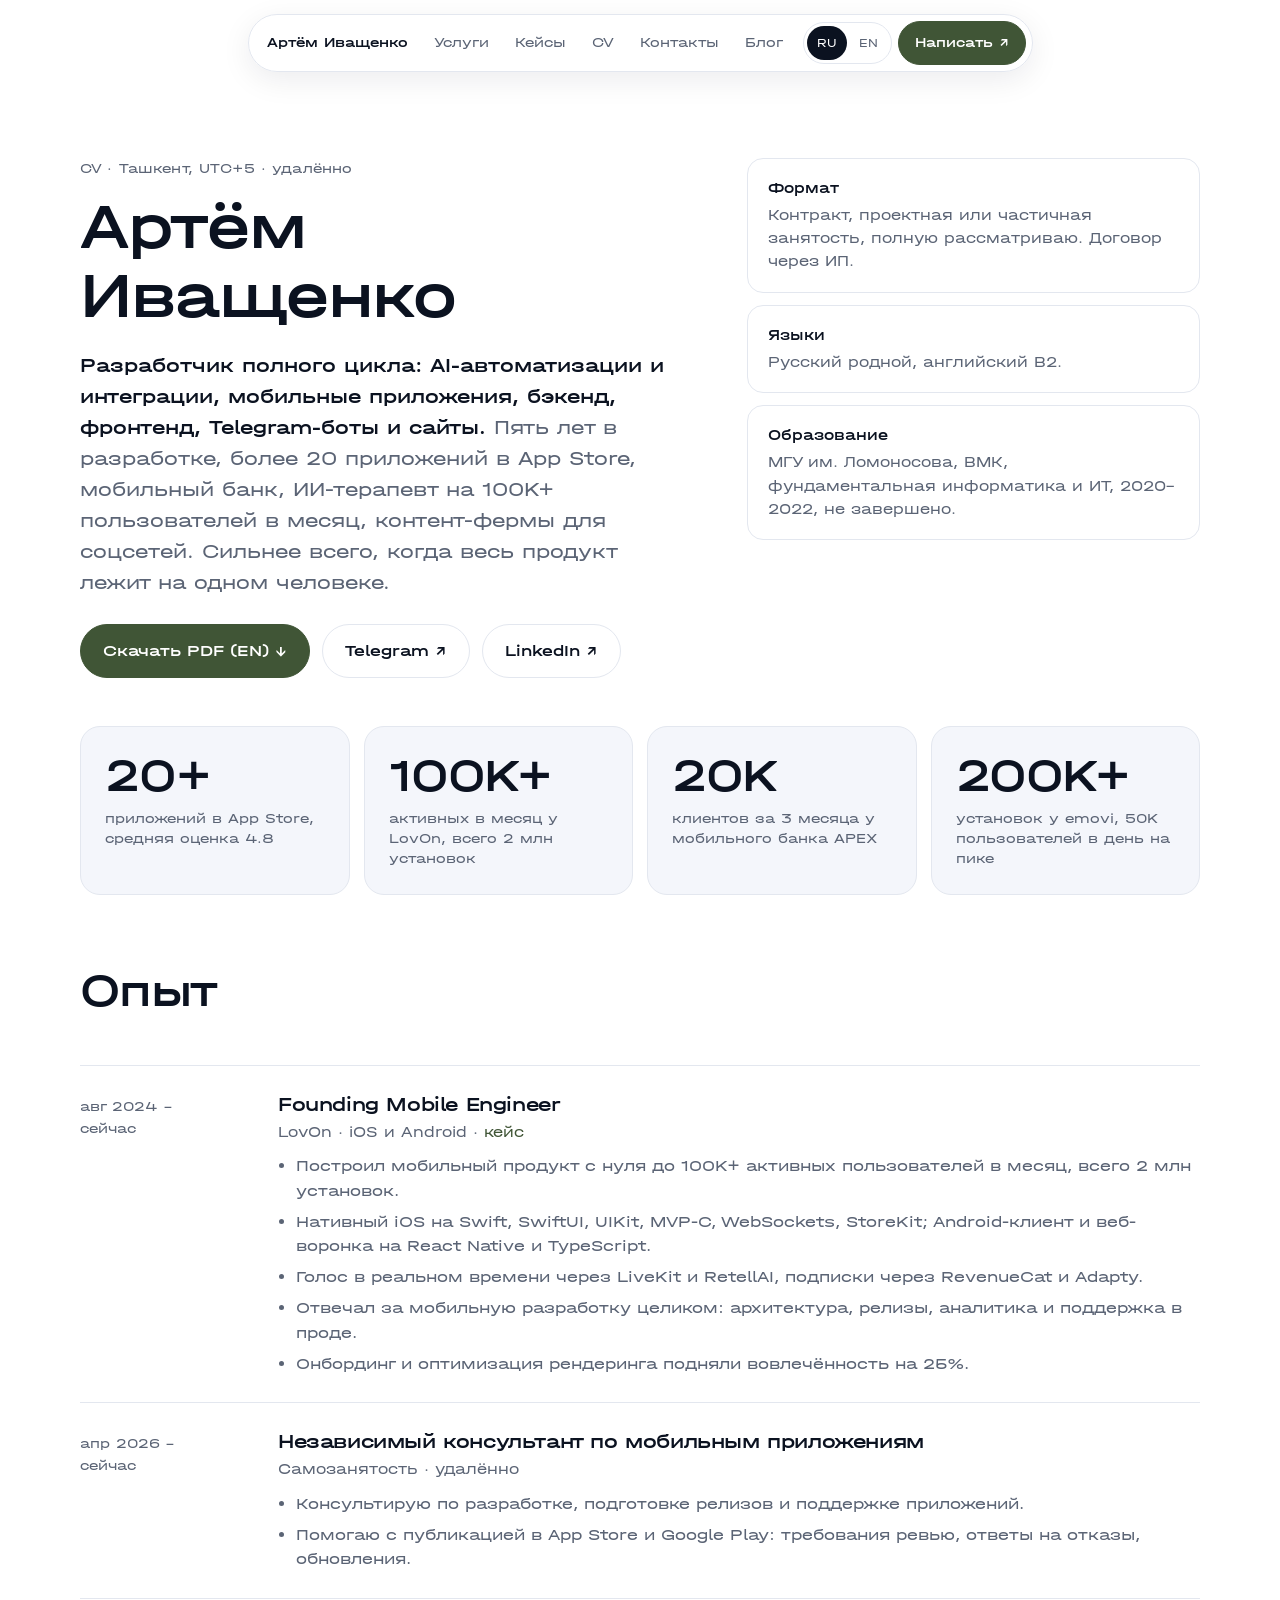
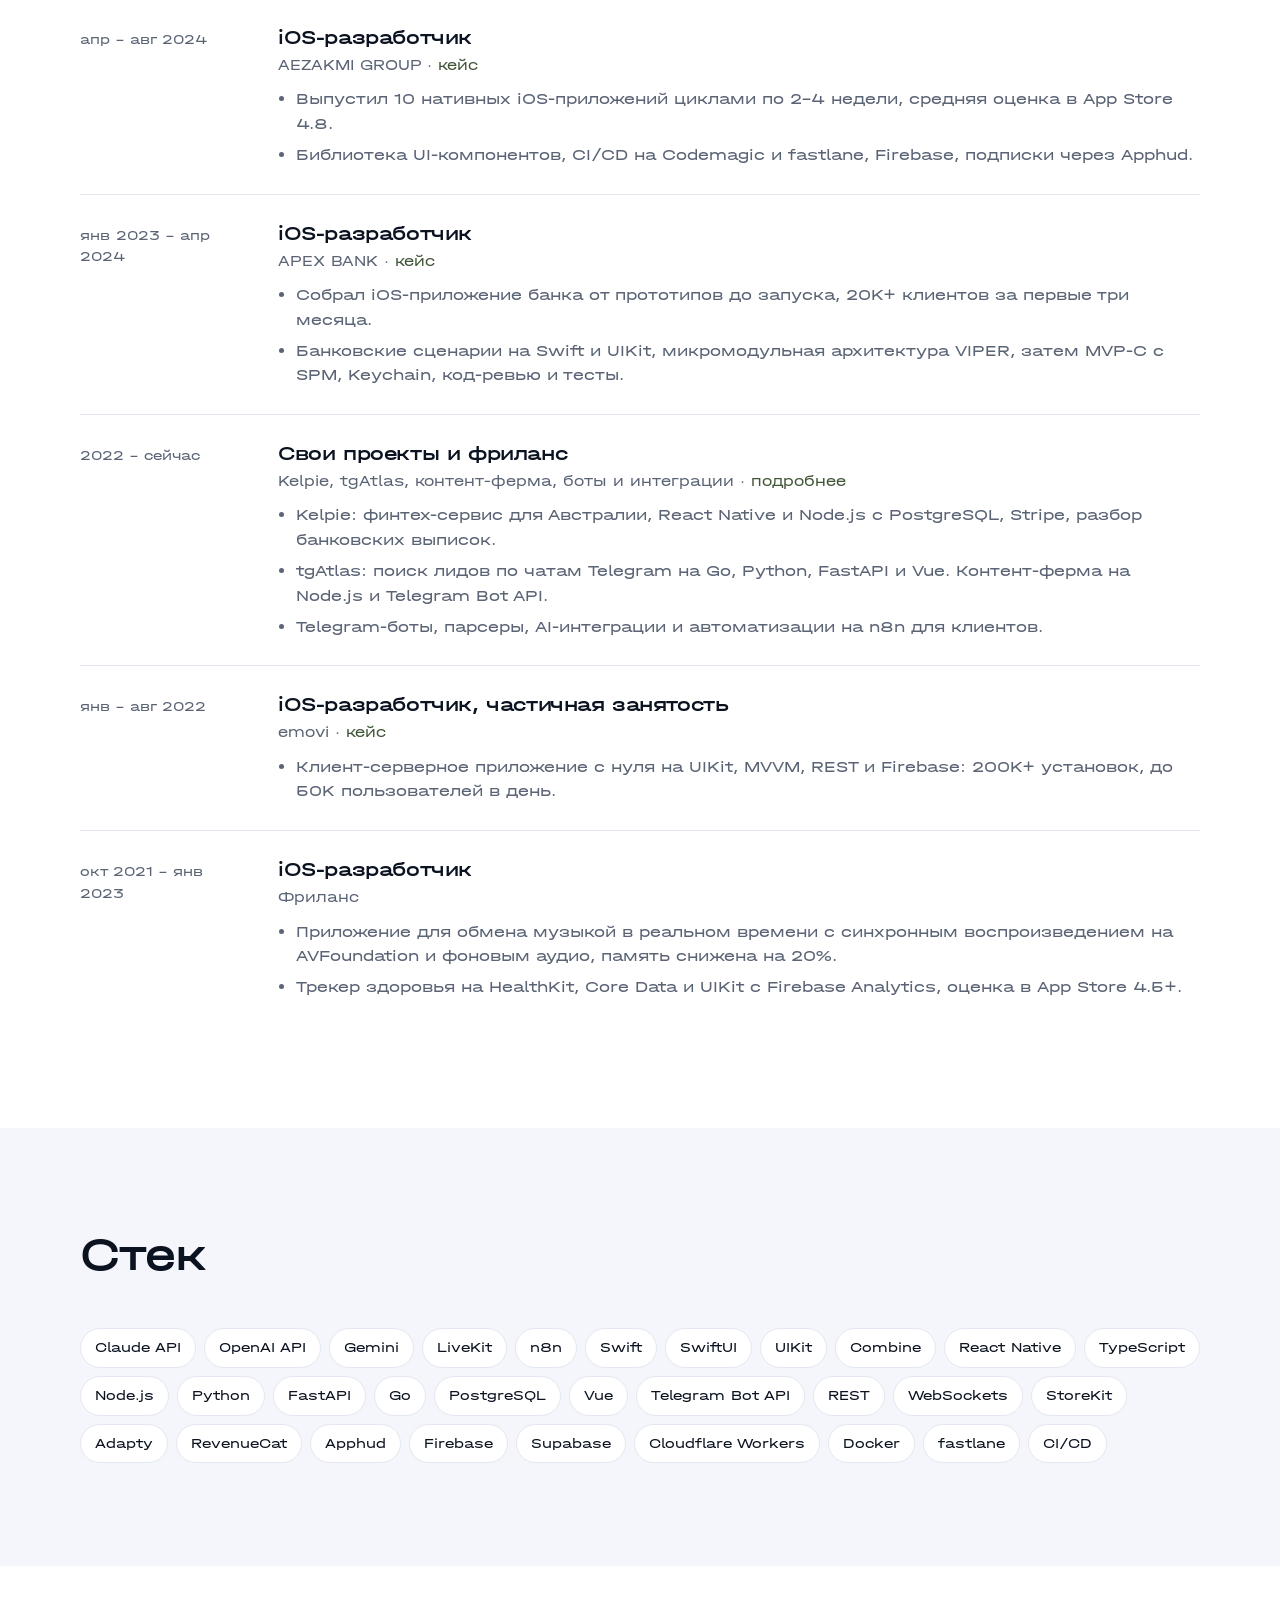
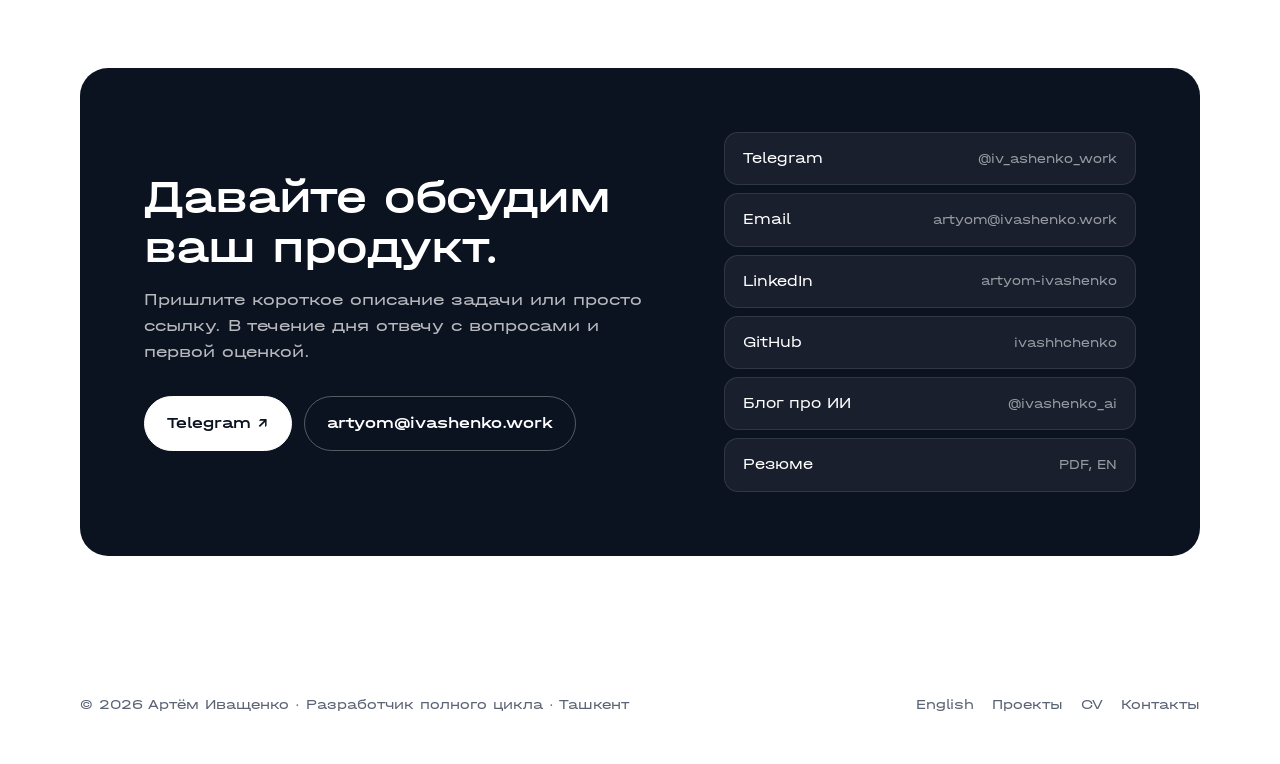
<file: cv/index.html>
<!doctype html>
<html lang="ru">
<head>
<meta charset="utf-8">
<meta name="viewport" content="width=device-width, initial-scale=1">
<title>CV · Артём Иващенко</title>
<meta name="description" content="Резюме Артёма Иващенко, разработчика полного цикла: AI-автоматизации, мобильные приложения, бэкенд, Telegram-боты. 5 лет, более 20 приложений в App Store.">
<link rel="canonical" href="https://ivashenko.work/cv/">
<link rel="icon" href="/assets/favicon.svg" type="image/svg+xml">
<link rel="stylesheet" href="/assets/landing.css?v=2">
<meta property="og:type" content="website">
<meta property="og:title" content="CV · Артём Иващенко">
<meta property="og:description" content="Резюме Артёма Иващенко, разработчика полного цикла: AI-автоматизации, мобильные приложения, бэкенд, Telegram-боты. 5 лет, более 20 приложений в App Store.">
<meta property="og:url" content="https://ivashenko.work/cv/">
<meta property="og:image" content="https://ivashenko.work/assets/og-home.png">
<meta name="twitter:card" content="summary_large_image">
</head>
<body>

<div class="nav">
  <div class="nav-pill">
    <a class="brand" href="/">Артём<span class="hide-s"> Иващенко</span></a>
    <a class="hide-s" href="/#services">Услуги</a>
    <a href="/projects/">Кейсы</a>
    <a class="hide-m" href="/cv/">CV</a>
    <a class="hide-m" href="/contact/">Контакты</a>
    <a class="hide-s" href="https://t.me/ivashenko_ai">Блог</a>
    <span class="lang"><a class="on" href="/">RU</a><a href="/en/">EN</a></span>
    <a class="btn btn--primary btn--small" href="https://t.me/iv_ashenko_work">Написать ↗</a>
  </div>
</div>

<main>

<section class="page-head">
  <div class="wrap two">
    <div>
      <p class="eyebrow">CV · Ташкент, UTC+5 · удалённо</p>
      <h1>Артём Иващенко</h1>
      <p class="lead"><b>Разработчик полного цикла: AI-автоматизации и интеграции, мобильные приложения, бэкенд, фронтенд, Telegram-боты и сайты.</b> Пять лет в разработке, более 20 приложений в App Store, мобильный банк, ИИ-терапевт на 100K+ пользователей в месяц, контент-фермы для соцсетей. Сильнее всего, когда весь продукт лежит на одном человеке.</p>
      <div class="hero-cta">
        <a class="btn btn--primary" href="/assets/Artyom_Ivashenko_Resume_EN.pdf">Скачать PDF (EN) ↓</a>
        <a class="btn btn--ghost" href="https://t.me/iv_ashenko_work">Telegram ↗</a>
        <a class="btn btn--ghost" href="https://www.linkedin.com/in/artyom-ivashenko">LinkedIn ↗</a>
      </div>
    </div>
    <div class="about-side">
      <div class="item"><b>Формат</b><span>Контракт, проектная или частичная занятость, полную рассматриваю. Договор через ИП.</span></div>
      <div class="item"><b>Языки</b><span>Русский родной, английский B2.</span></div>
      <div class="item"><b>Образование</b><span>МГУ им. Ломоносова, ВМК, фундаментальная информатика и ИТ, 2020–2022, не завершено.</span></div>
    </div>
  </div>
</section>

<section class="stats">
  <div class="wrap">
    <div class="stat-grid"><div class="stat"><div class="num">20+</div><div class="lbl">приложений в App Store, средняя оценка 4.8</div></div><div class="stat"><div class="num">100K+</div><div class="lbl">активных в месяц у LovOn, всего 2 млн установок</div></div><div class="stat"><div class="num">20K</div><div class="lbl">клиентов за 3 месяца у мобильного банка APEX</div></div><div class="stat"><div class="num">200K+</div><div class="lbl">установок у emovi, 50K пользователей в день на пике</div></div></div>
  </div>
</section>

<section class="tight">
  <div class="wrap">
    <div class="sec-head"><h2>Опыт</h2></div>
    <article class="cv-job"><time>авг 2024 – сейчас</time><div><h3>Founding Mobile Engineer</h3><p class="co">LovOn · iOS и Android · <a href="/projects/lovon/">кейс</a></p><ul><li>Построил мобильный продукт с нуля до 100K+ активных пользователей в месяц, всего 2 млн установок.</li><li>Нативный iOS на Swift, SwiftUI, UIKit, MVP-C, WebSockets, StoreKit; Android-клиент и веб-воронка на React Native и TypeScript.</li><li>Голос в реальном времени через LiveKit и RetellAI, подписки через RevenueCat и Adapty.</li><li>Отвечал за мобильную разработку целиком: архитектура, релизы, аналитика и поддержка в проде.</li><li>Онбординг и оптимизация рендеринга подняли вовлечённость на 25%.</li></ul></div></article><article class="cv-job"><time>апр 2026 – сейчас</time><div><h3>Независимый консультант по мобильным приложениям</h3><p class="co">Самозанятость · удалённо</p><ul><li>Консультирую по разработке, подготовке релизов и поддержке приложений.</li><li>Помогаю с публикацией в App Store и Google Play: требования ревью, ответы на отказы, обновления.</li></ul></div></article><article class="cv-job"><time>апр – авг 2024</time><div><h3>iOS-разработчик</h3><p class="co">AEZAKMI GROUP · <a href="/projects/aezakmi/">кейс</a></p><ul><li>Выпустил 10 нативных iOS-приложений циклами по 2–4 недели, средняя оценка в App Store 4.8.</li><li>Библиотека UI-компонентов, CI/CD на Codemagic и fastlane, Firebase, подписки через Apphud.</li></ul></div></article><article class="cv-job"><time>янв 2023 – апр 2024</time><div><h3>iOS-разработчик</h3><p class="co">APEX BANK · <a href="/projects/apex-bank/">кейс</a></p><ul><li>Собрал iOS-приложение банка от прототипов до запуска, 20K+ клиентов за первые три месяца.</li><li>Банковские сценарии на Swift и UIKit, микромодульная архитектура VIPER, затем MVP-C с SPM, Keychain, код-ревью и тесты.</li></ul></div></article><article class="cv-job"><time>2022 – сейчас</time><div><h3>Свои проекты и фриланс</h3><p class="co">Kelpie, tgAtlas, контент-ферма, боты и интеграции · <a href="/projects/">подробнее</a></p><ul><li>Kelpie: финтех-сервис для Австралии, React Native и Node.js с PostgreSQL, Stripe, разбор банковских выписок.</li><li>tgAtlas: поиск лидов по чатам Telegram на Go, Python, FastAPI и Vue. Контент-ферма на Node.js и Telegram Bot API.</li><li>Telegram-боты, парсеры, AI-интеграции и автоматизации на n8n для клиентов.</li></ul></div></article><article class="cv-job"><time>янв – авг 2022</time><div><h3>iOS-разработчик, частичная занятость</h3><p class="co">emovi · <a href="/projects/emovi/">кейс</a></p><ul><li>Клиент-серверное приложение с нуля на UIKit, MVVM, REST и Firebase: 200K+ установок, до 50K пользователей в день.</li></ul></div></article><article class="cv-job"><time>окт 2021 – янв 2023</time><div><h3>iOS-разработчик</h3><p class="co">Фриланс</p><ul><li>Приложение для обмена музыкой в реальном времени с синхронным воспроизведением на AVFoundation и фоновым аудио, память снижена на 20%.</li><li>Трекер здоровья на HealthKit, Core Data и UIKit с Firebase Analytics, оценка в App Store 4.5+.</li></ul></div></article>
  </div>
</section>

<section class="about">
  <div class="wrap">
    <div class="sec-head"><h2>Стек</h2></div>
    <div class="tags"><span>Claude API</span><span>OpenAI API</span><span>Gemini</span><span>LiveKit</span><span>n8n</span><span>Swift</span><span>SwiftUI</span><span>UIKit</span><span>Combine</span><span>React Native</span><span>TypeScript</span><span>Node.js</span><span>Python</span><span>FastAPI</span><span>Go</span><span>PostgreSQL</span><span>Vue</span><span>Telegram Bot API</span><span>REST</span><span>WebSockets</span><span>StoreKit</span><span>Adapty</span><span>RevenueCat</span><span>Apphud</span><span>Firebase</span><span>Supabase</span><span>Cloudflare Workers</span><span>Docker</span><span>fastlane</span><span>CI/CD</span></div>
  </div>
</section>

<section id="contact">
  <div class="wrap">
    <div class="contact">
      <div>
        <h2>Давайте обсудим ваш продукт.</h2>
        <p>Пришлите короткое описание задачи или просто ссылку. В течение дня отвечу с вопросами и первой оценкой.</p>
        <div class="hero-cta">
          <a class="btn btn--primary" href="https://t.me/iv_ashenko_work">Telegram ↗</a>
          <a class="btn btn--ghost" href="mailto:artyom@ivashenko.work">artyom@ivashenko.work</a>
        </div>
      </div>
      <div class="links">
        <a href="https://t.me/iv_ashenko_work">Telegram <span>@iv_ashenko_work</span></a>
        <a href="mailto:artyom@ivashenko.work">Email <span>artyom@ivashenko.work</span></a>
        <a href="https://www.linkedin.com/in/artyom-ivashenko">LinkedIn <span>artyom-ivashenko</span></a>
        <a href="https://github.com/ivashhchenko">GitHub <span>ivashhchenko</span></a>
        <a href="https://t.me/ivashenko_ai">Блог про ИИ <span>@ivashenko_ai</span></a>
        <a href="/assets/Artyom_Ivashenko_Resume_EN.pdf">Резюме <span>PDF, EN</span></a>
      </div>
    </div>
  </div>
</section>

</main>

<footer class="wrap">
  <div>© 2026 Артём Иващенко · Разработчик полного цикла · Ташкент</div>
  <nav>
    <a href="/en/">English</a>
    <a href="/projects/">Проекты</a>
    <a href="/cv/">CV</a>
    <a href="/contact/">Контакты</a>
  </nav>
</footer>

</body>
</html>
</file>
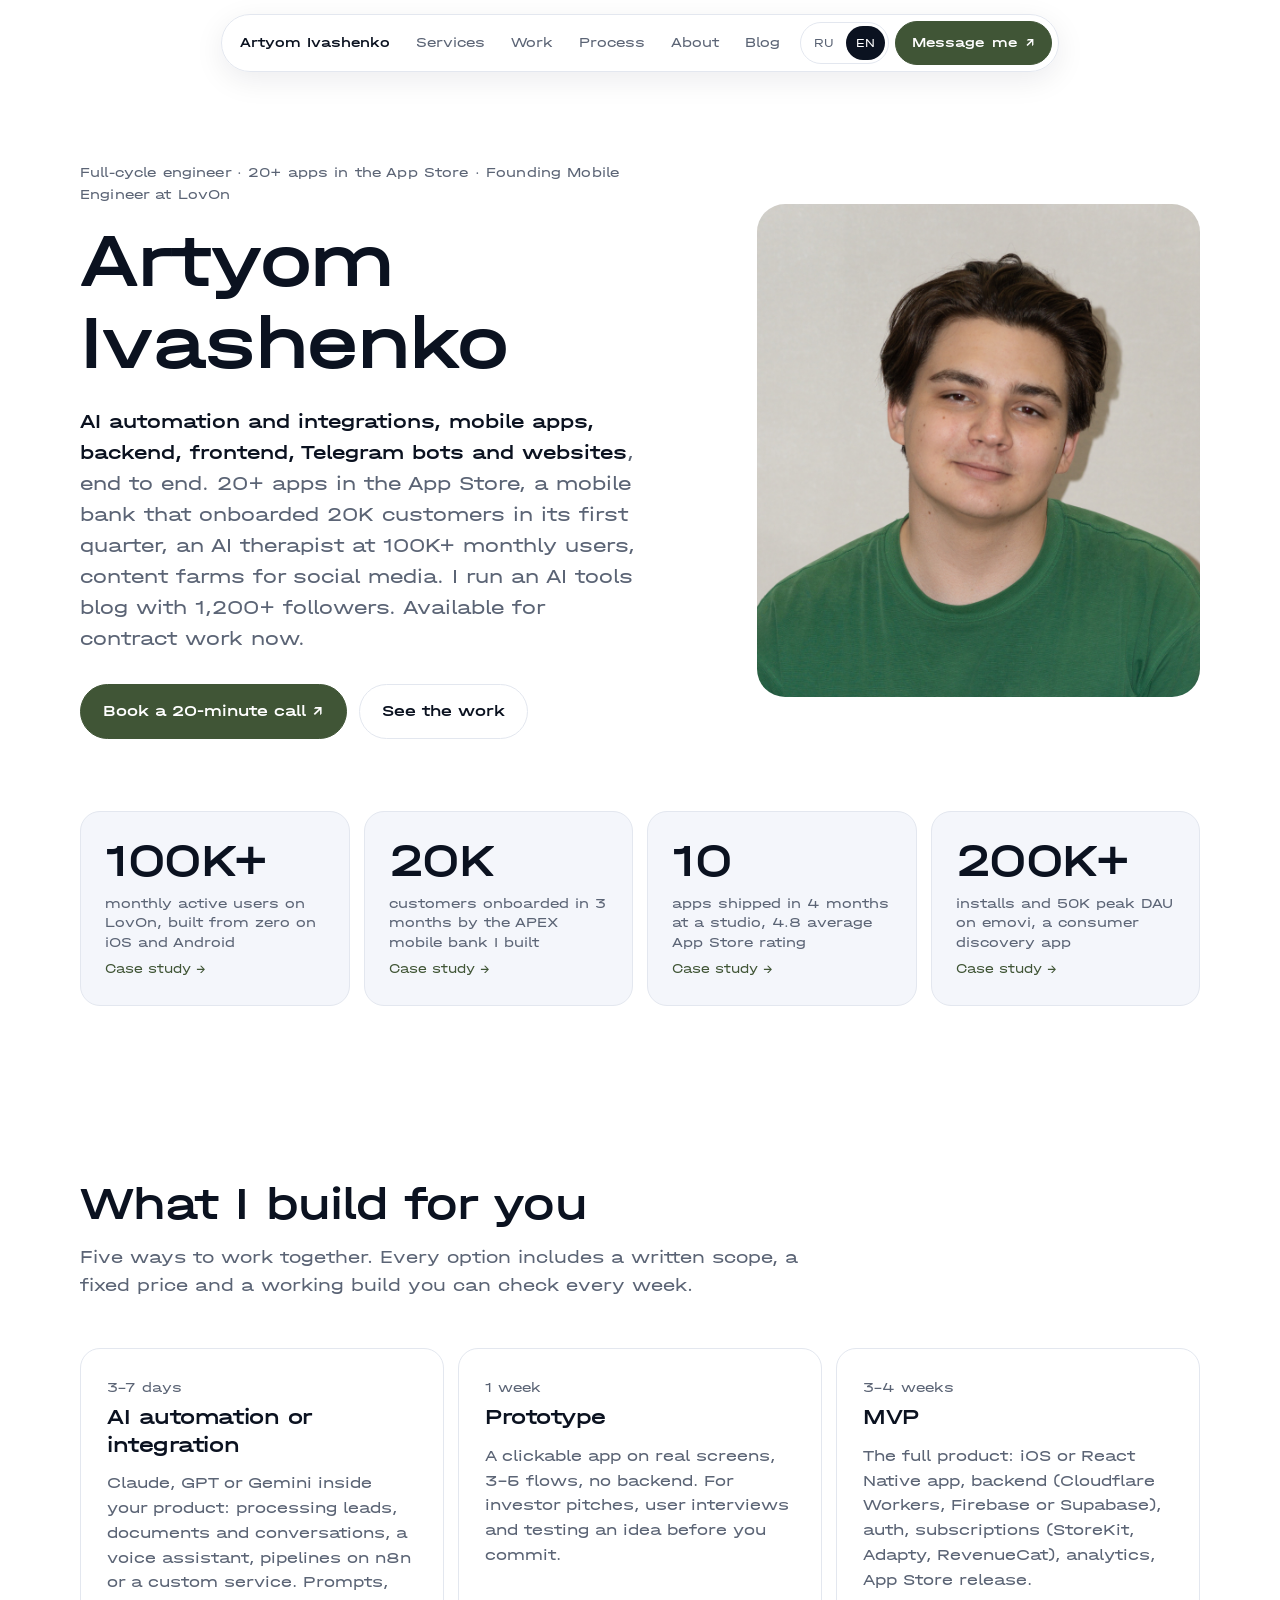
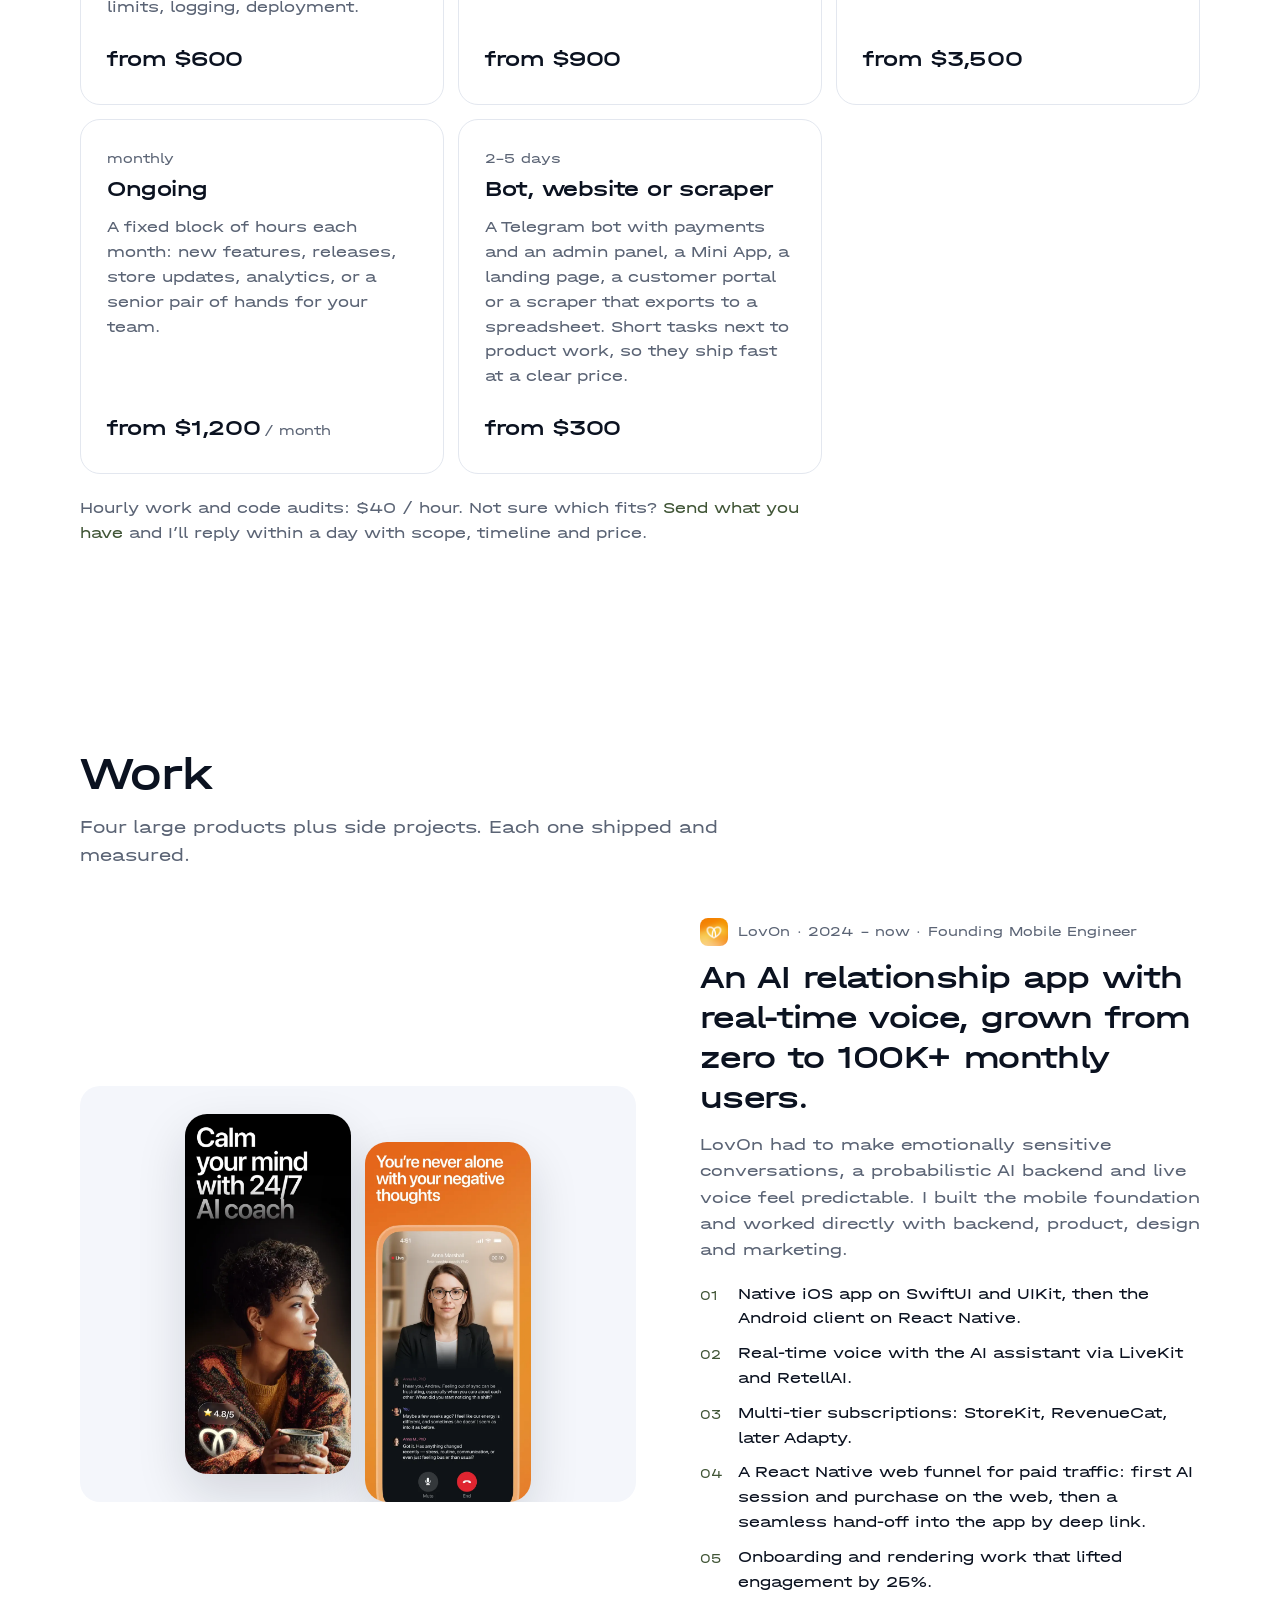
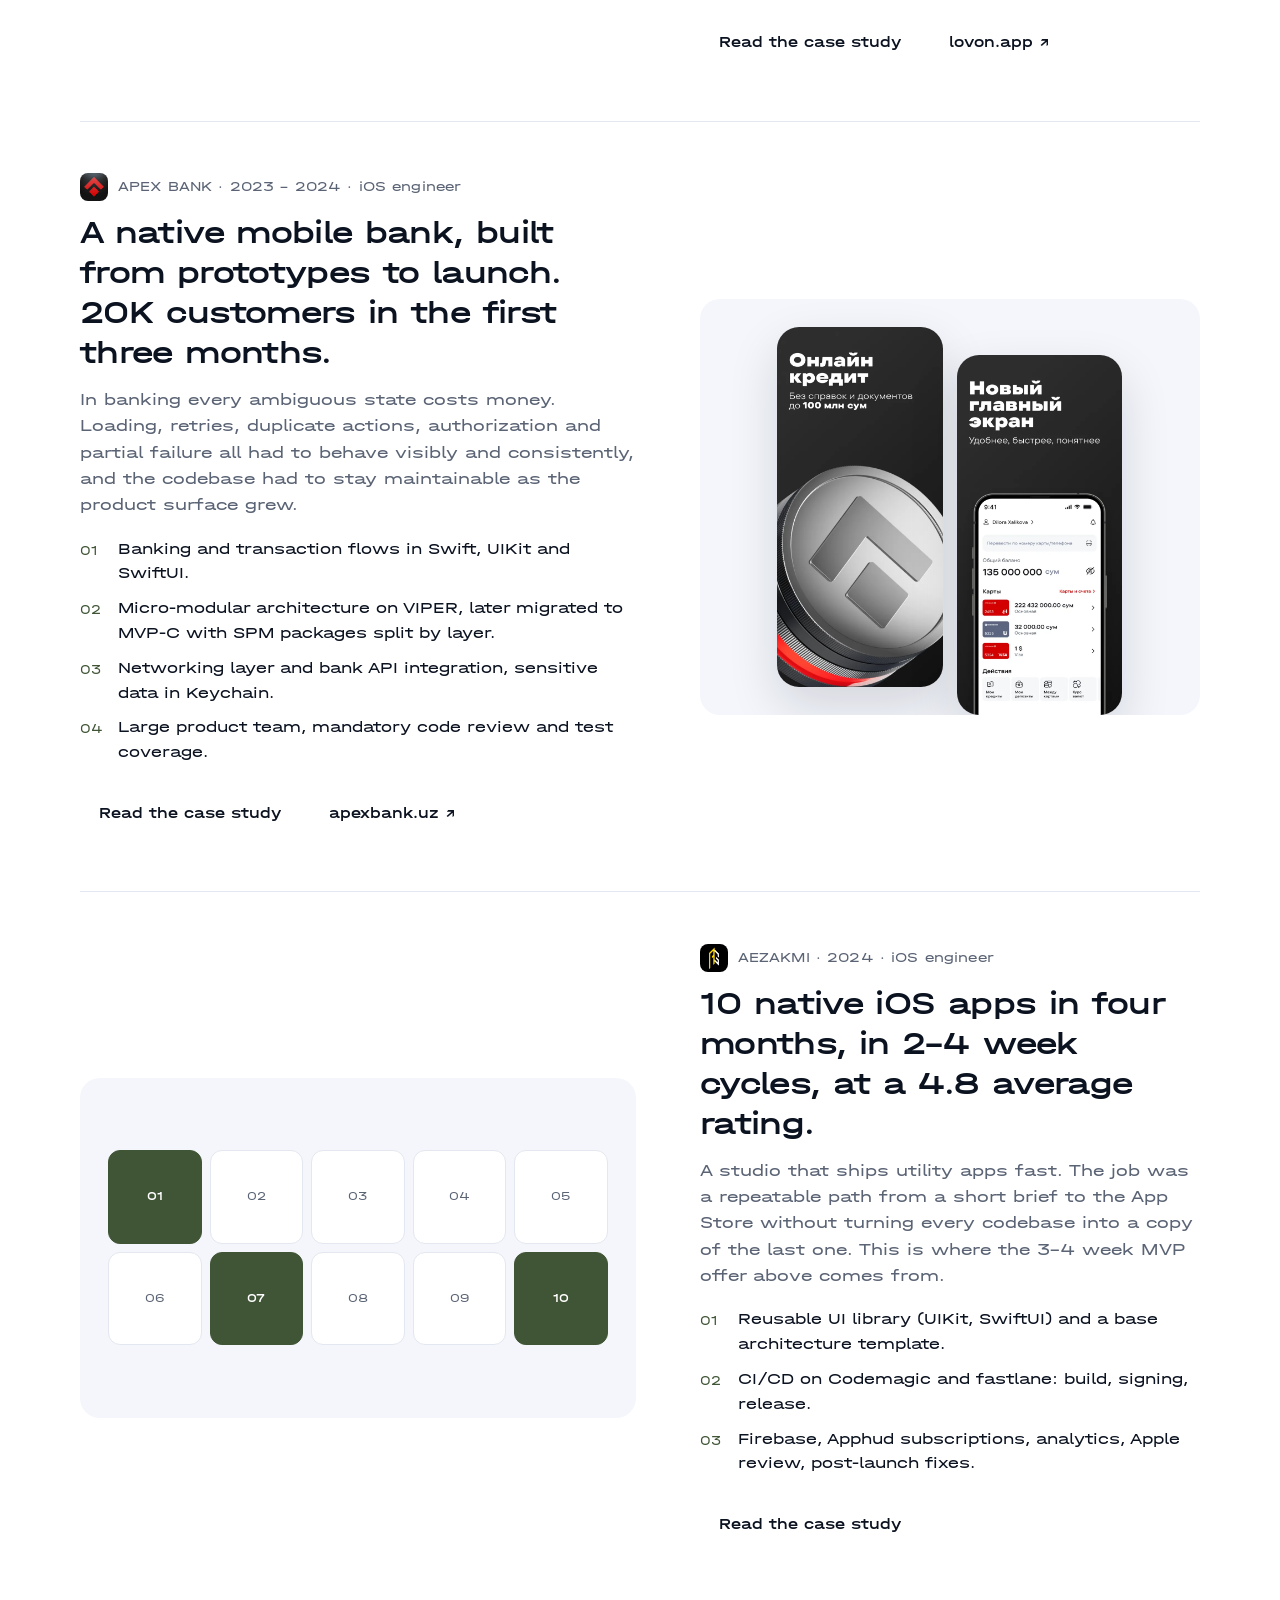
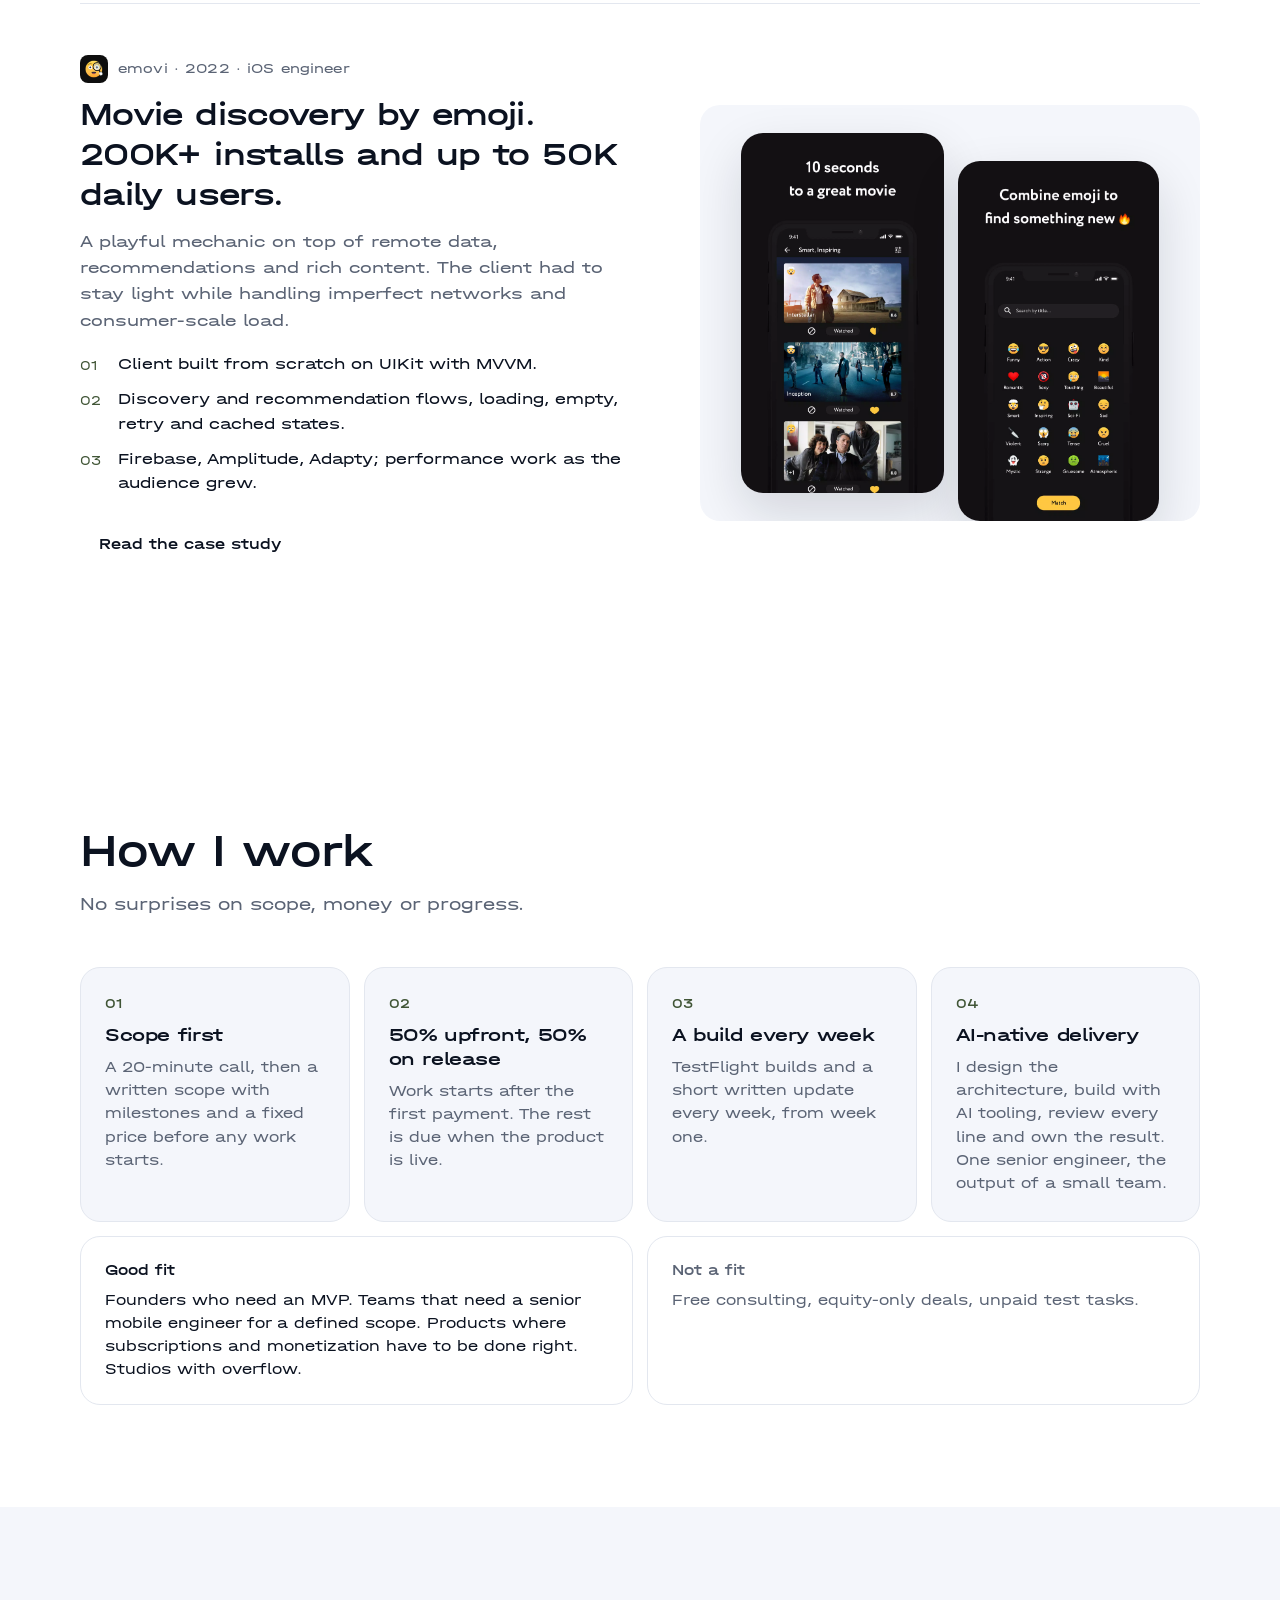
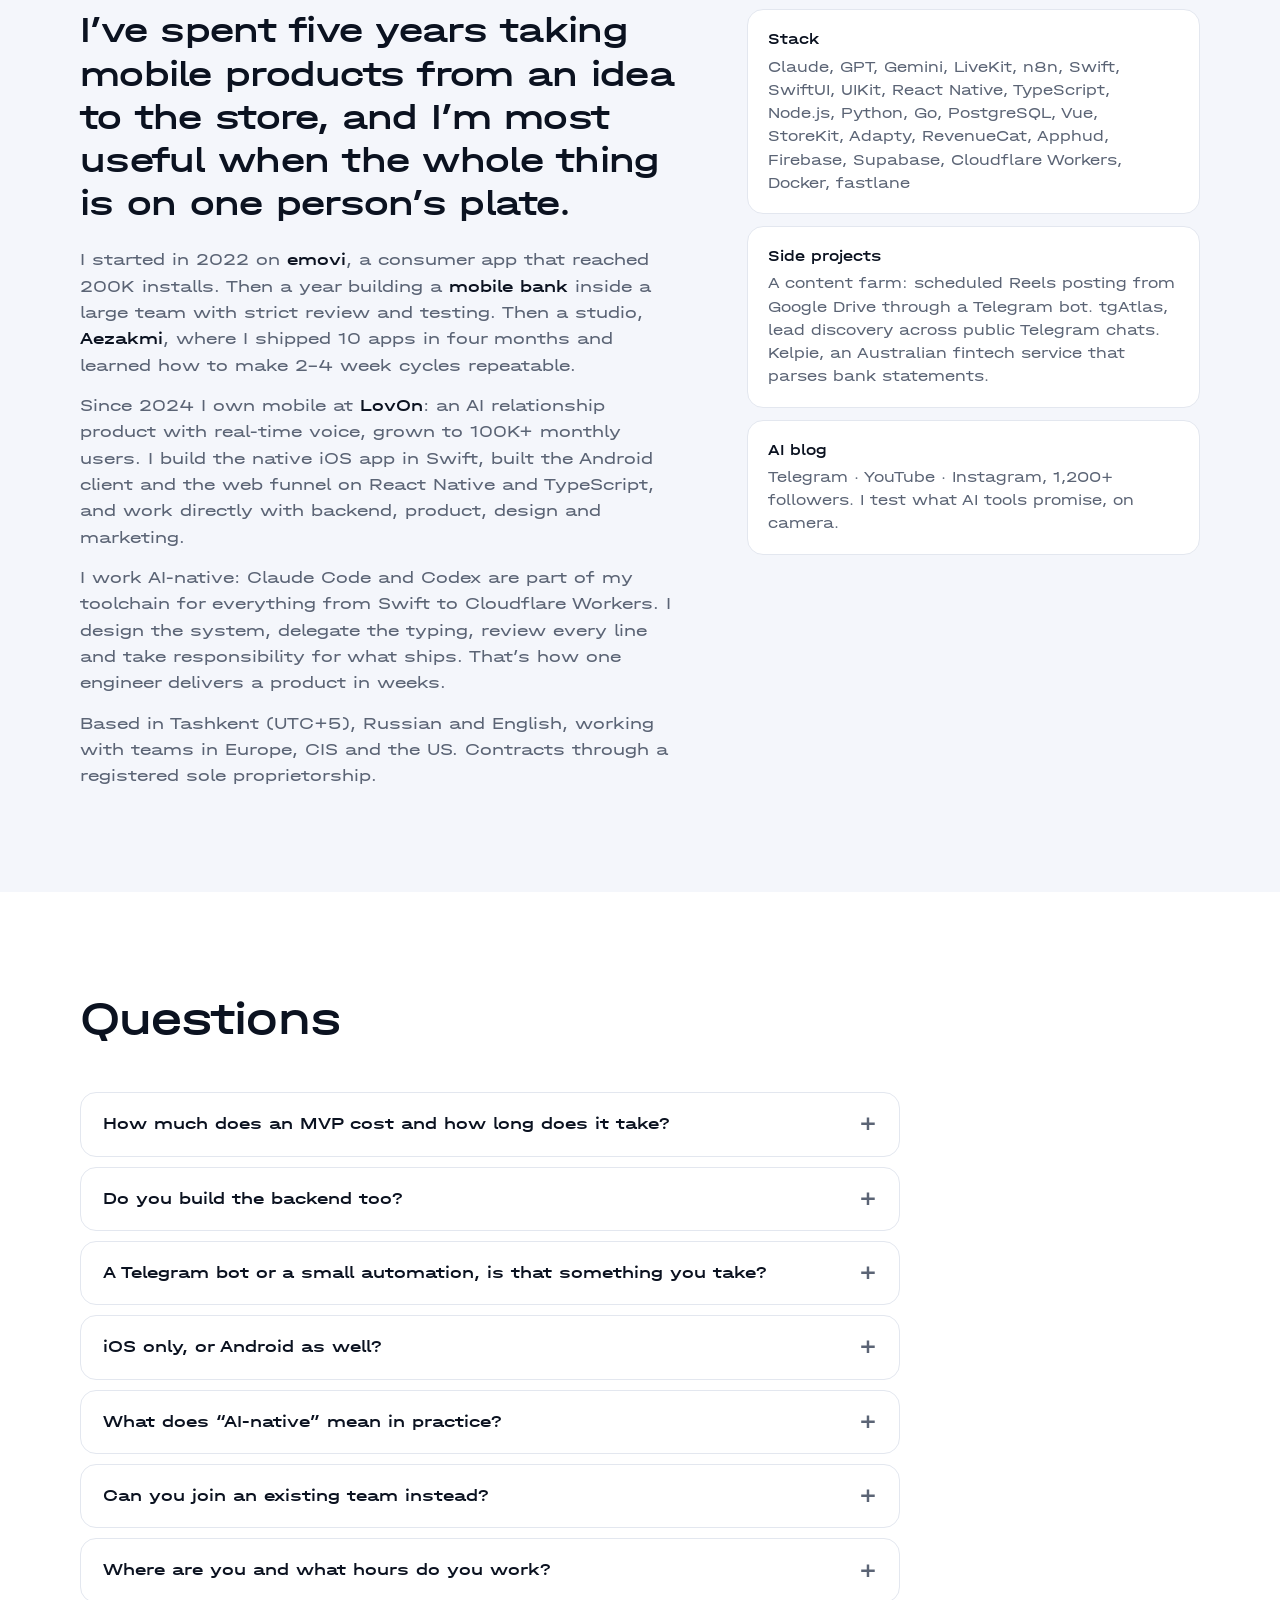
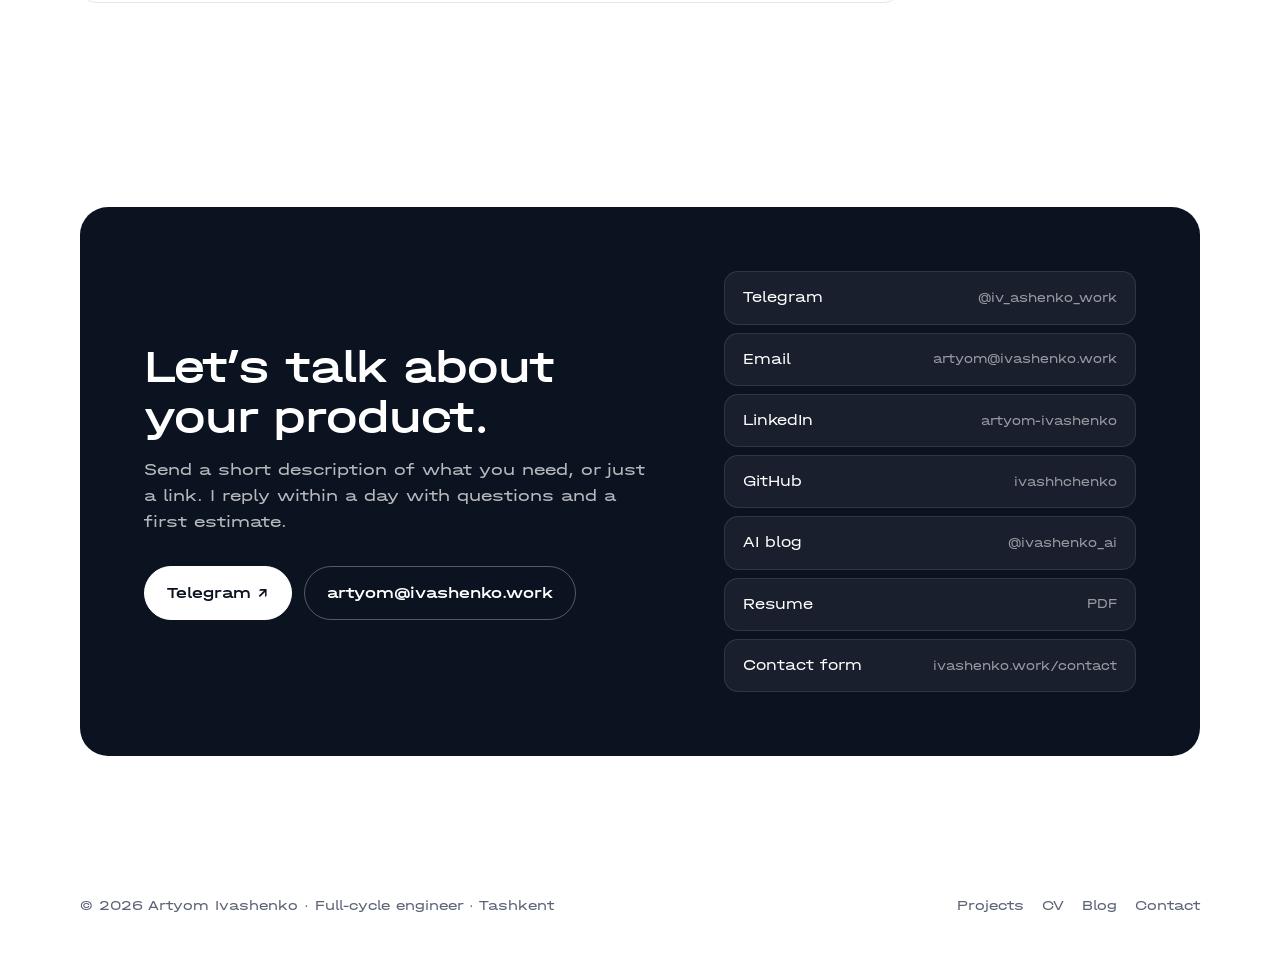
<file: en/index.html>
<!doctype html>
<html lang="en">
<head>
<meta charset="utf-8">
<meta name="viewport" content="width=device-width, initial-scale=1">
<title>Artyom Ivashenko · Full-cycle engineer: AI automation, mobile apps, backend, bots</title>
<meta name="description" content="Artyom Ivashenko, full-cycle engineer: AI automation and integrations, mobile apps (iOS, React Native), backend, frontend, Telegram bots and websites. 20+ apps in the App Store, a mobile bank, an AI therapist at 100K+ MAU, content farms for social media. Available for contract work.">
<link rel="canonical" href="https://ivashenko.work/en/">
<link rel="alternate" hreflang="ru" href="https://ivashenko.work/">
<link rel="alternate" hreflang="en" href="https://ivashenko.work/en/">
<link rel="alternate" hreflang="x-default" href="https://ivashenko.work/">
<link rel="icon" href="/assets/favicon.svg" type="image/svg+xml">
<meta property="og:type" content="website">
<meta property="og:title" content="Artyom Ivashenko · AI automation, mobile apps, backend, bots">
<meta property="og:description" content="Full-cycle engineer. 20+ apps in the App Store, a mobile bank, an AI therapist at 100K+ MAU, content farms. Available for contract work.">
<meta property="og:url" content="https://ivashenko.work/en/">
<meta property="og:image" content="https://ivashenko.work/assets/og-home.png">
<meta name="twitter:card" content="summary_large_image">
<script type="application/ld+json">
{"@context":"https://schema.org","@type":"Person","name":"Artyom Ivashenko","alternateName":"Артём Иващенко","jobTitle":"Full-cycle Software Engineer","url":"https://ivashenko.work/en/","image":"https://ivashenko.work/assets/images/artyom-portrait.jpg","email":"mailto:artyom@ivashenko.work","address":{"@type":"PostalAddress","addressLocality":"Tashkent","addressCountry":"UZ"},"sameAs":["https://t.me/iv_ashenko_work","https://t.me/ivashenko_ai","https://www.youtube.com/@ivashenko_ai","https://www.instagram.com/ivashenko_ai","https://www.linkedin.com/in/artyom-ivashenko","https://github.com/ivashhchenko"],"knowsAbout":["AI automation","LLM integrations","iOS","Swift","SwiftUI","React Native","Backend","Telegram bots","App Store release","Subscriptions"]}
</script>
<link rel="stylesheet" href="/assets/landing.css?v=2">
</head>
<body>

<div class="nav">
  <div class="nav-pill">
    <a class="brand" href="/en/">Artyom<span class="hide-s"> Ivashenko</span></a>
    <a class="hide-s" href="#services">Services</a>
    <a href="#work">Work</a>
    <a class="hide-m" href="#process">Process</a>
    <a class="hide-m" href="#about">About</a>
    <a class="hide-s" href="https://t.me/ivashenko_ai">Blog</a>
    <span class="lang"><a href="/">RU</a><a class="on" href="/en/">EN</a></span>
    <a class="btn btn--primary btn--small" href="https://t.me/iv_ashenko_work">Message<span class="hide-s"> me</span> ↗</a>
  </div>
</div>

<main>

<section class="hero">
  <div class="wrap hero-grid">
    <div>
      <p class="eyebrow">Full-cycle engineer · 20+ apps in the App Store · Founding Mobile Engineer at LovOn</p>
      <h1>Artyom<br>Ivashenko</h1>
      <p class="lead"><b>AI automation and integrations, mobile apps, backend, frontend, Telegram bots and websites</b>, end to end. 20+ apps in the App Store, a mobile bank that onboarded 20K customers in its first quarter, an AI therapist at 100K+ monthly users, content farms for social media. I run an <a href="https://t.me/ivashenko_ai">AI tools blog</a> with 1,200+ followers. Available for contract work now.</p>
      <div class="hero-cta">
        <a class="btn btn--primary" href="https://t.me/iv_ashenko_work">Book a 20-minute call ↗</a>
        <a class="btn btn--ghost" href="#work">See the work</a>
      </div>
    </div>
    <div class="portrait">
      <img src="/assets/images/artyom-portrait.jpg" alt="Artyom Ivashenko" width="1980" height="2200" fetchpriority="high">
    </div>
  </div>
</section>

<section class="stats">
  <div class="wrap stat-grid">
    <div class="stat"><div class="num">100K+</div><div class="lbl">monthly active users on LovOn, built from zero on iOS and Android</div><div class="src"><a href="/projects/lovon/">Case study →</a></div></div>
    <div class="stat"><div class="num">20K</div><div class="lbl">customers onboarded in 3 months by the APEX mobile bank I built</div><div class="src"><a href="/projects/apex-bank/">Case study →</a></div></div>
    <div class="stat"><div class="num">10</div><div class="lbl">apps shipped in 4 months at a studio, 4.8 average App Store rating</div><div class="src"><a href="/projects/aezakmi/">Case study →</a></div></div>
    <div class="stat"><div class="num">200K+</div><div class="lbl">installs and 50K peak DAU on emovi, a consumer discovery app</div><div class="src"><a href="/projects/emovi/">Case study →</a></div></div>
  </div>
</section>

<section id="services">
  <div class="wrap">
    <div class="sec-head">
      <h2>What I build for you</h2>
      <p>Five ways to work together. Every option includes a written scope, a fixed price and a working build you can check every week.</p>
    </div>
    <div class="cards">
      <div class="card">
        <div class="when">3–7 days</div>
        <h3>AI automation or integration</h3>
        <p>Claude, GPT or Gemini inside your product: processing leads, documents and conversations, a voice assistant, pipelines on n8n or a custom service. Prompts, limits, logging, deployment.</p>
        <div class="price">from $600</div>
      </div>
      <div class="card">
        <div class="when">1 week</div>
        <h3>Prototype</h3>
        <p>A clickable app on real screens, 3–5 flows, no backend. For investor pitches, user interviews and testing an idea before you commit.</p>
        <div class="price">from $900</div>
      </div>
      <div class="card">
        <div class="when">3–4 weeks</div>
        <h3>MVP</h3>
        <p>The full product: iOS or React Native app, backend (Cloudflare Workers, Firebase or Supabase), auth, subscriptions (StoreKit, Adapty, RevenueCat), analytics, App Store release.</p>
        <div class="price">from $3,500</div>
      </div>
      <div class="card">
        <div class="when">monthly</div>
        <h3>Ongoing</h3>
        <p>A fixed block of hours each month: new features, releases, store updates, analytics, or a senior pair of hands for your team.</p>
        <div class="price">from $1,200<small>/ month</small></div>
      </div>
      <div class="card">
        <div class="when">2–5 days</div>
        <h3>Bot, website or scraper</h3>
        <p>A Telegram bot with payments and an admin panel, a Mini App, a landing page, a customer portal or a scraper that exports to a spreadsheet. Short tasks next to product work, so they ship fast at a clear price.</p>
        <div class="price">from $300</div>
      </div>
    </div>
    <p class="services-note">Hourly work and code audits: $40 / hour. Not sure which fits? <a href="https://t.me/iv_ashenko_work">Send what you have</a> and I’ll reply within a day with scope, timeline and price.</p>
  </div>
</section>

<section id="work">
  <div class="wrap">
    <div class="sec-head">
      <h2>Work</h2>
      <p>Four large products plus side projects. Each one shipped and measured.</p>
    </div>

    <article class="case">
      <div>
        <p class="eyebrow"><img src="/assets/images/lovon-logo-square.png" alt="">LovOn · 2024 – now · Founding Mobile Engineer</p>
        <h3>An AI relationship app with real-time voice, grown from zero to 100K+ monthly users.</h3>
        <p>LovOn had to make emotionally sensitive conversations, a probabilistic AI backend and live voice feel predictable. I built the mobile foundation and worked directly with backend, product, design and marketing.</p>
        <ol>
          <li><span>01</span>Native iOS app on SwiftUI and UIKit, then the Android client on React Native.</li>
          <li><span>02</span>Real-time voice with the AI assistant via LiveKit and RetellAI.</li>
          <li><span>03</span>Multi-tier subscriptions: StoreKit, RevenueCat, later Adapty.</li>
          <li><span>04</span>A React Native web funnel for paid traffic: first AI session and purchase on the web, then a seamless hand-off into the app by deep link.</li>
          <li><span>05</span>Onboarding and rendering work that lifted engagement by 25%.</li>
        </ol>
        <div class="links">
          <a class="btn btn--ghost btn--small" href="/projects/lovon/">Read the case study</a>
          <a class="btn btn--ghost btn--small" href="https://lovon.app/">lovon.app ↗</a>
        </div>
      </div>
      <div class="case-media"><div class="shots"><img src="/assets/images/lovon-01.webp" alt="LovOn app screen" loading="lazy"><img src="/assets/images/lovon-02.webp" alt="LovOn app screen" loading="lazy"></div></div>
    </article>

    <article class="case">
      <div>
        <p class="eyebrow"><img src="/assets/images/apex-bank-logo.png" alt="">APEX BANK · 2023 – 2024 · iOS engineer</p>
        <h3>A native mobile bank, built from prototypes to launch. 20K customers in the first three months.</h3>
        <p>In banking every ambiguous state costs money. Loading, retries, duplicate actions, authorization and partial failure all had to behave visibly and consistently, and the codebase had to stay maintainable as the product surface grew.</p>
        <ol>
          <li><span>01</span>Banking and transaction flows in Swift, UIKit and SwiftUI.</li>
          <li><span>02</span>Micro-modular architecture on VIPER, later migrated to MVP-C with SPM packages split by layer.</li>
          <li><span>03</span>Networking layer and bank API integration, sensitive data in Keychain.</li>
          <li><span>04</span>Large product team, mandatory code review and test coverage.</li>
        </ol>
        <div class="links">
          <a class="btn btn--ghost btn--small" href="/projects/apex-bank/">Read the case study</a>
          <a class="btn btn--ghost btn--small" href="https://www.apexbank.uz/en/">apexbank.uz ↗</a>
        </div>
      </div>
      <div class="case-media"><div class="shots"><img src="/assets/images/apex-01.webp" alt="APEX BANK app screen" loading="lazy"><img src="/assets/images/apex-02.webp" alt="APEX BANK app screen" loading="lazy"></div></div>
    </article>

    <article class="case">
      <div>
        <p class="eyebrow"><img src="/assets/images/aezakmi-logo.png" alt="">AEZAKMI · 2024 · iOS engineer</p>
        <h3>10 native iOS apps in four months, in 2–4 week cycles, at a 4.8 average rating.</h3>
        <p>A studio that ships utility apps fast. The job was a repeatable path from a short brief to the App Store without turning every codebase into a copy of the last one. This is where the 3–4 week MVP offer above comes from.</p>
        <ol>
          <li><span>01</span>Reusable UI library (UIKit, SwiftUI) and a base architecture template.</li>
          <li><span>02</span>CI/CD on Codemagic and fastlane: build, signing, release.</li>
          <li><span>03</span>Firebase, Apphud subscriptions, analytics, Apple review, post-launch fixes.</li>
        </ol>
        <div class="links">
          <a class="btn btn--ghost btn--small" href="/projects/aezakmi/">Read the case study</a>
        </div>
      </div>
      <div class="case-media">
        <div class="logo-grid">
          <div class="hl">01</div><div>02</div><div>03</div><div>04</div><div>05</div>
          <div>06</div><div class="hl">07</div><div>08</div><div>09</div><div class="hl">10</div>
                  </div>
      </div>
    </article>

    <article class="case">
      <div>
        <p class="eyebrow"><img src="/assets/images/emovi-logo-square.png" alt="">emovi · 2022 · iOS engineer</p>
        <h3>Movie discovery by emoji. 200K+ installs and up to 50K daily users.</h3>
        <p>A playful mechanic on top of remote data, recommendations and rich content. The client had to stay light while handling imperfect networks and consumer-scale load.</p>
        <ol>
          <li><span>01</span>Client built from scratch on UIKit with MVVM.</li>
          <li><span>02</span>Discovery and recommendation flows, loading, empty, retry and cached states.</li>
          <li><span>03</span>Firebase, Amplitude, Adapty; performance work as the audience grew.</li>
        </ol>
        <div class="links">
          <a class="btn btn--ghost btn--small" href="/projects/emovi/">Read the case study</a>
        </div>
      </div>
      <div class="case-media"><div class="shots"><img src="/assets/images/emovi-01.jpg" alt="emovi app screen" loading="lazy"><img src="/assets/images/emovi-02.jpg" alt="emovi app screen" loading="lazy"></div></div>
    </article>
  </div>
</section>

<section id="process">
  <div class="wrap">
    <div class="sec-head">
      <h2>How I work</h2>
      <p>No surprises on scope, money or progress.</p>
    </div>
    <div class="steps">
      <div class="step"><div class="n">01</div><h3>Scope first</h3><p>A 20-minute call, then a written scope with milestones and a fixed price before any work starts.</p></div>
      <div class="step"><div class="n">02</div><h3>50% upfront, 50% on release</h3><p>Work starts after the first payment. The rest is due when the product is live.</p></div>
      <div class="step"><div class="n">03</div><h3>A build every week</h3><p>TestFlight builds and a short written update every week, from week one.</p></div>
      <div class="step"><div class="n">04</div><h3>AI-native delivery</h3><p>I design the architecture, build with AI tooling, review every line and own the result. One senior engineer, the output of a small team.</p></div>
    </div>
    <div class="fit">
      <div><b>Good fit</b>Founders who need an MVP. Teams that need a senior mobile engineer for a defined scope. Products where subscriptions and monetization have to be done right. Studios with overflow.</div>
      <div class="no"><b>Not a fit</b>Free consulting, equity-only deals, unpaid test tasks.</div>
    </div>
  </div>
</section>

<section id="about" class="about">
  <div class="wrap about-grid">
    <div>
      <p class="big">I’ve spent five years taking mobile products from an idea to the store, and I’m most useful when the whole thing is on one person’s plate.</p>
      <div class="about-text">
        <p>I started in 2022 on <b>emovi</b>, a consumer app that reached 200K installs. Then a year building a <b>mobile bank</b> inside a large team with strict review and testing. Then a studio, <b>Aezakmi</b>, where I shipped 10 apps in four months and learned how to make 2–4 week cycles repeatable.</p>
        <p>Since 2024 I own mobile at <b>LovOn</b>: an AI relationship product with real-time voice, grown to 100K+ monthly users. I build the native iOS app in Swift, built the Android client and the web funnel on React Native and TypeScript, and work directly with backend, product, design and marketing.</p>
        <p>I work AI-native: Claude Code and Codex are part of my toolchain for everything from Swift to Cloudflare Workers. I design the system, delegate the typing, review every line and take responsibility for what ships. That’s how one engineer delivers a product in weeks.</p>
        <p>Based in Tashkent (UTC+5), Russian and English, working with teams in Europe, CIS and the US. Contracts through a registered sole proprietorship.</p>
      </div>
    </div>
    <div class="about-side">
      <div class="item"><b>Stack</b><span>Claude, GPT, Gemini, LiveKit, n8n, Swift, SwiftUI, UIKit, React Native, TypeScript, Node.js, Python, Go, PostgreSQL, Vue, StoreKit, Adapty, RevenueCat, Apphud, Firebase, Supabase, Cloudflare Workers, Docker, fastlane</span></div>
      <div class="item"><b>Side projects</b><span>A content farm: scheduled Reels posting from Google Drive through a Telegram bot. tgAtlas, lead discovery across public Telegram chats. Kelpie, an Australian fintech service that parses bank statements.</span></div>
      <div class="item"><b>AI blog</b><span><a href="https://t.me/ivashenko_ai">Telegram</a> · <a href="https://www.youtube.com/@ivashenko_ai">YouTube</a> · <a href="https://www.instagram.com/ivashenko_ai">Instagram</a>, 1,200+ followers. I test what AI tools promise, on camera.</span></div>
    </div>
  </div>
</section>

<section id="faq">
  <div class="wrap">
    <div class="sec-head"><h2>Questions</h2></div>
    <div class="faq">
      <details><summary>How much does an MVP cost and how long does it take?</summary><p>Most MVPs land between $3,500 and $6,000 and take 3–4 weeks: app, backend, auth, subscriptions, analytics and App Store release. The exact number comes after a 20-minute call and a written scope.</p></details>
      <details><summary>Do you build the backend too?</summary><p>Yes. For most MVPs that means Cloudflare Workers, Firebase or Supabase; for standalone services, Node.js, Python or Go with PostgreSQL in Docker. If you already have an API, I integrate with it.</p></details>
      <details><summary>A Telegram bot or a small automation, is that something you take?</summary><p>Yes. A bot with payments and an admin panel, a scraper or a pipeline between services takes 2–5 days. You see a working demo before full payment, and I help with fixes after delivery.</p></details>
      <details><summary>iOS only, or Android as well?</summary><p>Native iOS is my main stack. For both platforms at once I use React Native, which is how LovOn’s Android client and web funnel were built.</p></details>
      <details><summary>What does “AI-native” mean in practice?</summary><p>I use Claude Code and Codex as part of the build. I design the architecture and the data model, split the work into tasks, review every line that comes back and test the result. You get senior-level output at a pace a single engineer couldn’t hit by hand.</p></details>
      <details><summary>Can you join an existing team instead?</summary><p>Yes, on a monthly retainer or a fixed scope. I’ve worked in a large banking team with code review and tests, and owned all mobile development at LovOn.</p></details>
      <details><summary>Where are you and what hours do you work?</summary><p>Tashkent, UTC+5. I overlap with European mornings and afternoons fully, and with US East Coast mornings.</p></details>
    </div>
  </div>
</section>

<section id="contact">
  <div class="wrap">
    <div class="contact">
      <div>
        <h2>Let’s talk about your product.</h2>
        <p>Send a short description of what you need, or just a link. I reply within a day with questions and a first estimate.</p>
        <div class="hero-cta">
          <a class="btn btn--primary" href="https://t.me/iv_ashenko_work">Telegram ↗</a>
          <a class="btn btn--ghost" href="mailto:artyom@ivashenko.work">artyom@ivashenko.work</a>
        </div>
      </div>
      <div class="links">
        <a href="https://t.me/iv_ashenko_work">Telegram <span>@iv_ashenko_work</span></a>
        <a href="mailto:artyom@ivashenko.work">Email <span>artyom@ivashenko.work</span></a>
        <a href="https://www.linkedin.com/in/artyom-ivashenko">LinkedIn <span>artyom-ivashenko</span></a>
        <a href="https://github.com/ivashhchenko">GitHub <span>ivashhchenko</span></a>
        <a href="https://t.me/ivashenko_ai">AI blog <span>@ivashenko_ai</span></a>
        <a href="/assets/Artyom_Ivashenko_Resume_EN.pdf">Resume <span>PDF</span></a>
        <a href="/contact/">Contact form <span>ivashenko.work/contact</span></a>
      </div>
    </div>
  </div>
</section>

</main>

<footer class="wrap">
  <div>© 2026 Artyom Ivashenko · Full-cycle engineer · Tashkent</div>
  <nav>
    <a href="/projects/">Projects</a>
    <a href="/cv/">CV</a>
    <a href="/notebook/">Blog</a>
    <a href="/contact/">Contact</a>
  </nav>
</footer>

</body>
</html>
</file>
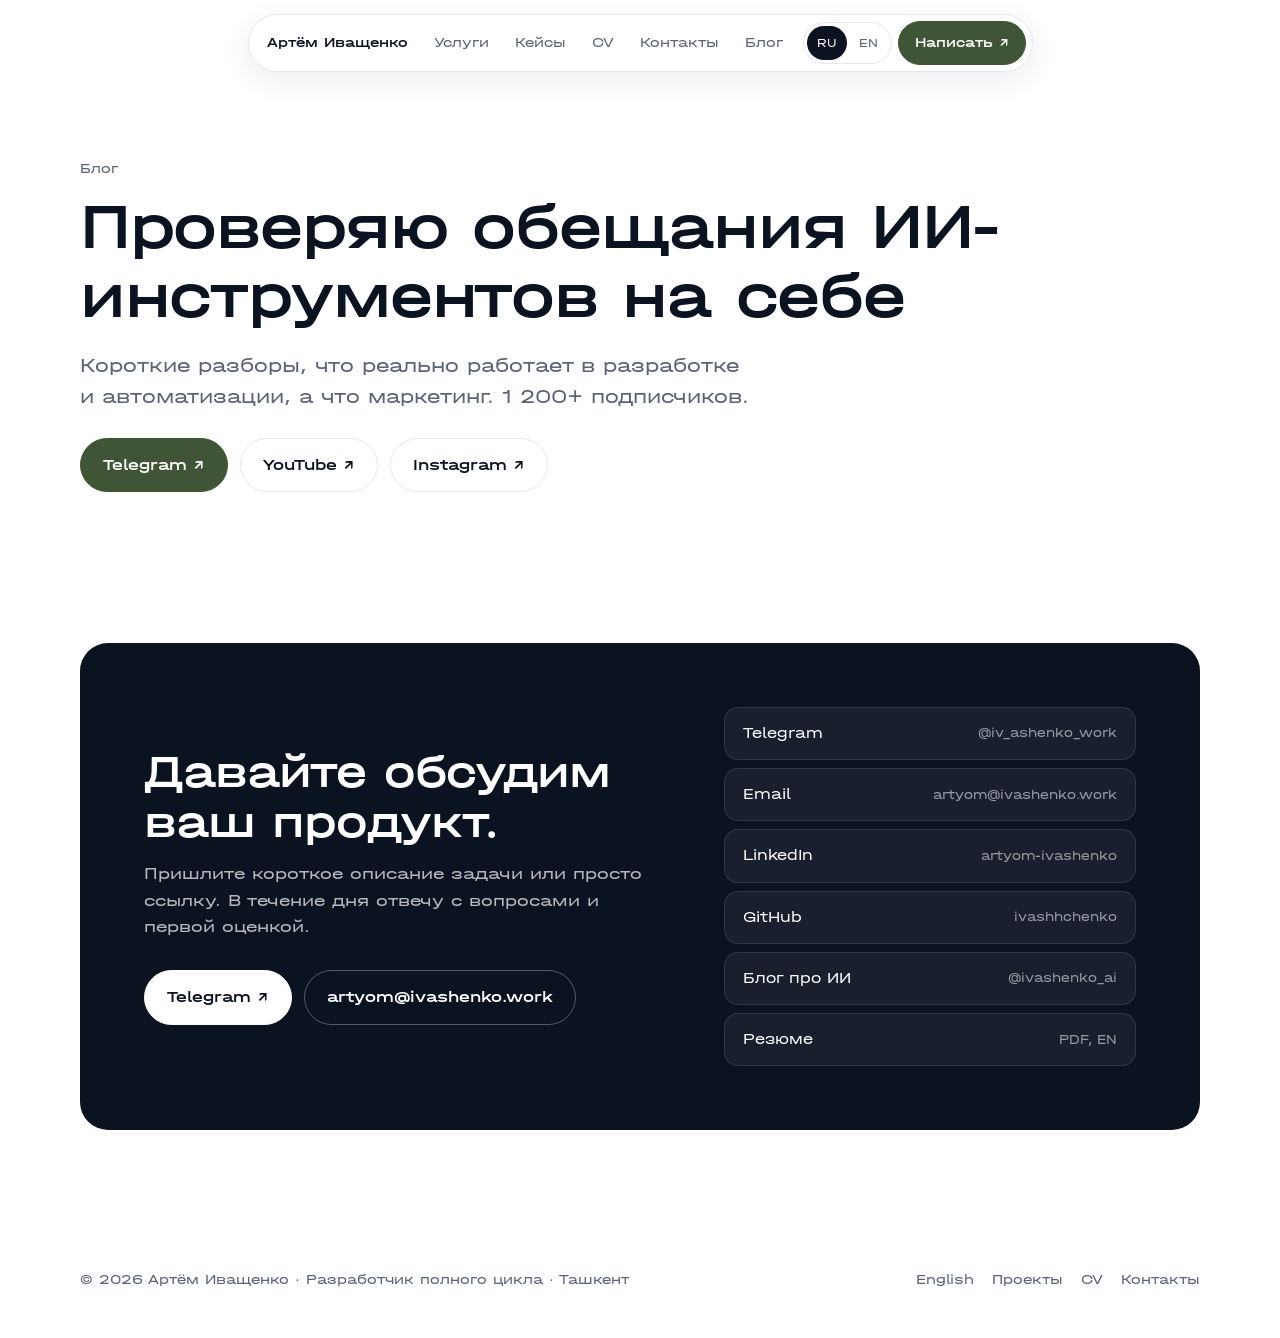
<file: notebook/index.html>
<!doctype html>
<html lang="ru">
<head>
<meta charset="utf-8">
<meta name="viewport" content="width=device-width, initial-scale=1">
<title>Блог · Артём Иващенко</title>
<meta name="description" content="Блог Артёма Иващенко про ИИ-инструменты: Telegram, YouTube, Instagram.">
<link rel="canonical" href="https://ivashenko.work/notebook/">
<link rel="icon" href="/assets/favicon.svg" type="image/svg+xml">
<link rel="stylesheet" href="/assets/landing.css?v=2">
<meta property="og:type" content="website">
<meta property="og:title" content="Блог · Артём Иващенко">
<meta property="og:description" content="Блог Артёма Иващенко про ИИ-инструменты: Telegram, YouTube, Instagram.">
<meta property="og:url" content="https://ivashenko.work/notebook/">
<meta property="og:image" content="https://ivashenko.work/assets/og-home.png">
<meta name="twitter:card" content="summary_large_image">
</head>
<body>

<div class="nav">
  <div class="nav-pill">
    <a class="brand" href="/">Артём<span class="hide-s"> Иващенко</span></a>
    <a class="hide-s" href="/#services">Услуги</a>
    <a href="/projects/">Кейсы</a>
    <a class="hide-m" href="/cv/">CV</a>
    <a class="hide-m" href="/contact/">Контакты</a>
    <a class="hide-s" href="https://t.me/ivashenko_ai">Блог</a>
    <span class="lang"><a class="on" href="/">RU</a><a href="/en/">EN</a></span>
    <a class="btn btn--primary btn--small" href="https://t.me/iv_ashenko_work">Написать ↗</a>
  </div>
</div>

<main>

<section class="page-head">
  <div class="wrap">
    <p class="eyebrow">Блог</p>
    <h1>Проверяю обещания ИИ-инструментов на себе</h1>
    <p class="lead">Короткие разборы, что реально работает в разработке и автоматизации, а что маркетинг. 1 200+ подписчиков.</p>
    <div class="hero-cta">
      <a class="btn btn--primary" href="https://t.me/ivashenko_ai">Telegram ↗</a>
      <a class="btn btn--ghost" href="https://www.youtube.com/@ivashenko_ai">YouTube ↗</a>
      <a class="btn btn--ghost" href="https://www.instagram.com/ivashenko_ai">Instagram ↗</a>
    </div>
  </div>
</section>

<section id="contact">
  <div class="wrap">
    <div class="contact">
      <div>
        <h2>Давайте обсудим ваш продукт.</h2>
        <p>Пришлите короткое описание задачи или просто ссылку. В течение дня отвечу с вопросами и первой оценкой.</p>
        <div class="hero-cta">
          <a class="btn btn--primary" href="https://t.me/iv_ashenko_work">Telegram ↗</a>
          <a class="btn btn--ghost" href="mailto:artyom@ivashenko.work">artyom@ivashenko.work</a>
        </div>
      </div>
      <div class="links">
        <a href="https://t.me/iv_ashenko_work">Telegram <span>@iv_ashenko_work</span></a>
        <a href="mailto:artyom@ivashenko.work">Email <span>artyom@ivashenko.work</span></a>
        <a href="https://www.linkedin.com/in/artyom-ivashenko">LinkedIn <span>artyom-ivashenko</span></a>
        <a href="https://github.com/ivashhchenko">GitHub <span>ivashhchenko</span></a>
        <a href="https://t.me/ivashenko_ai">Блог про ИИ <span>@ivashenko_ai</span></a>
        <a href="/assets/Artyom_Ivashenko_Resume_EN.pdf">Резюме <span>PDF, EN</span></a>
      </div>
    </div>
  </div>
</section>

</main>

<footer class="wrap">
  <div>© 2026 Артём Иващенко · Разработчик полного цикла · Ташкент</div>
  <nav>
    <a href="/en/">English</a>
    <a href="/projects/">Проекты</a>
    <a href="/cv/">CV</a>
    <a href="/contact/">Контакты</a>
  </nav>
</footer>

</body>
</html>
</file>
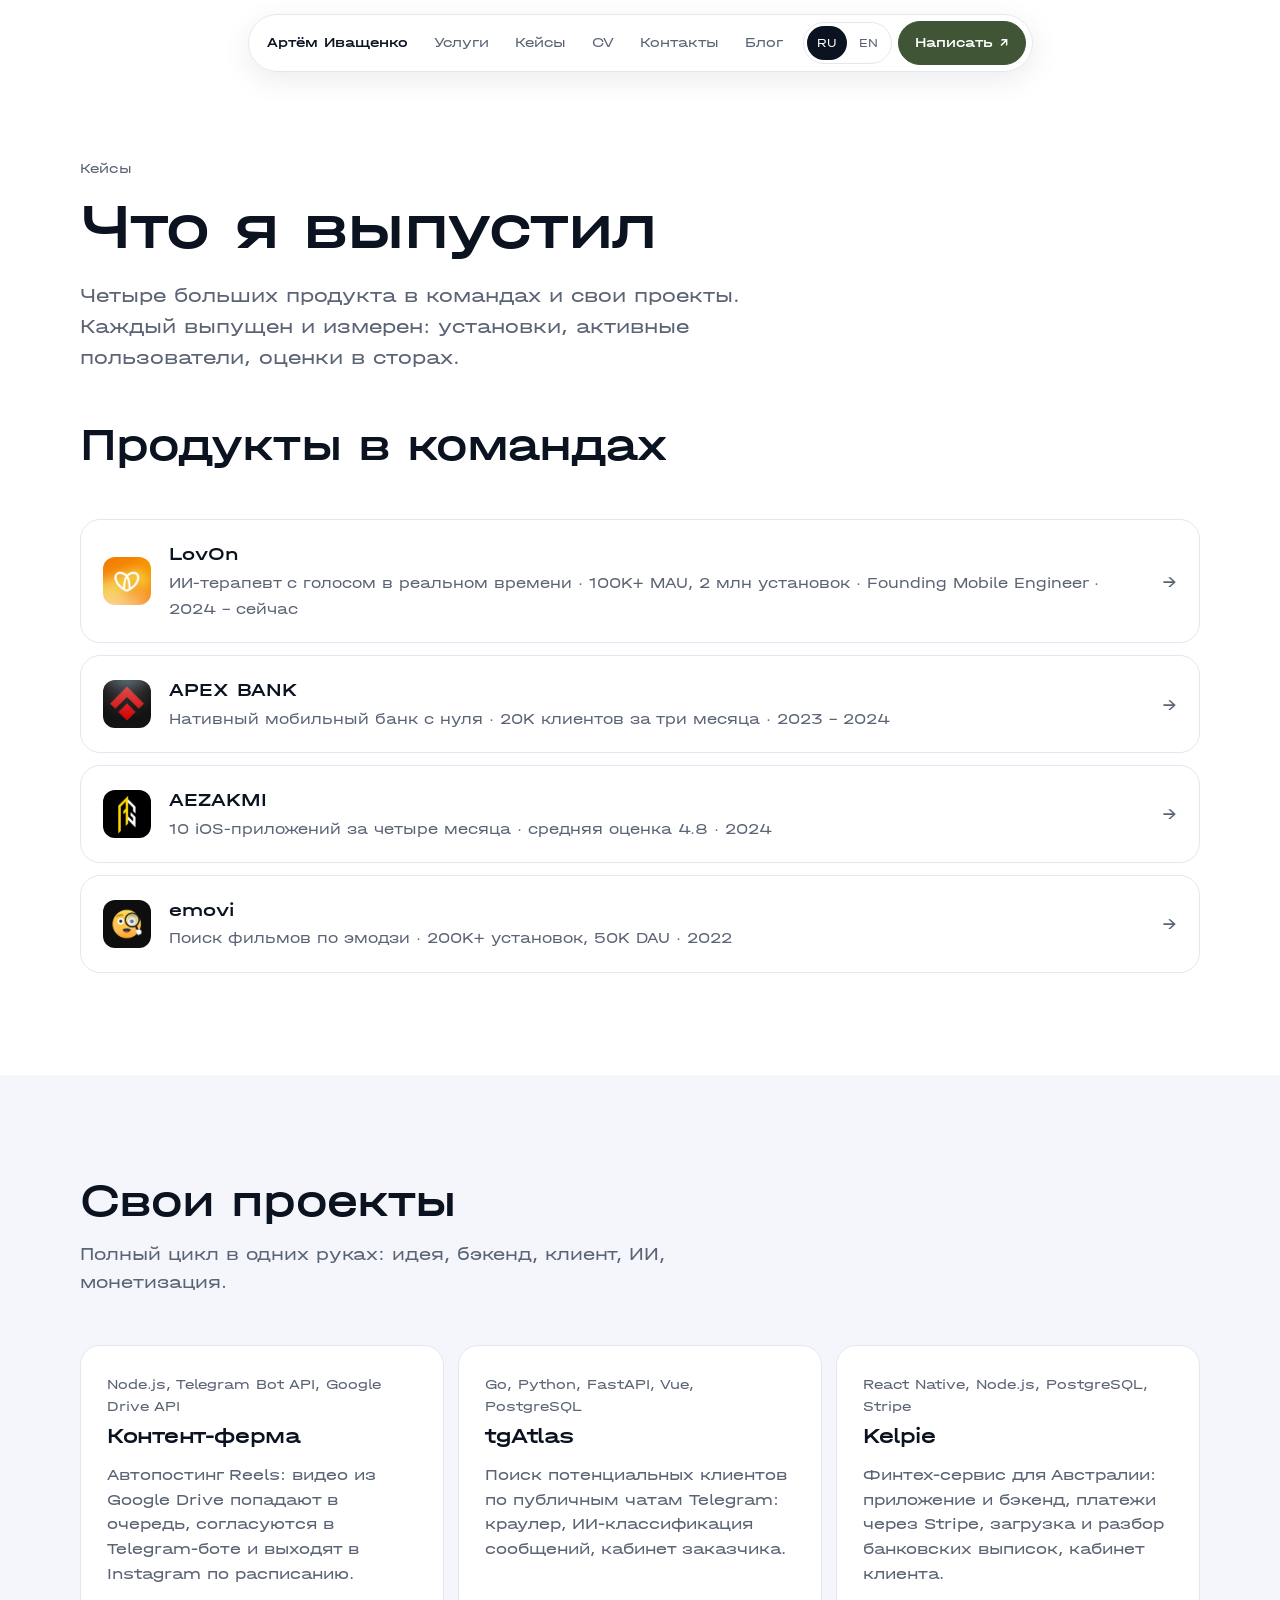
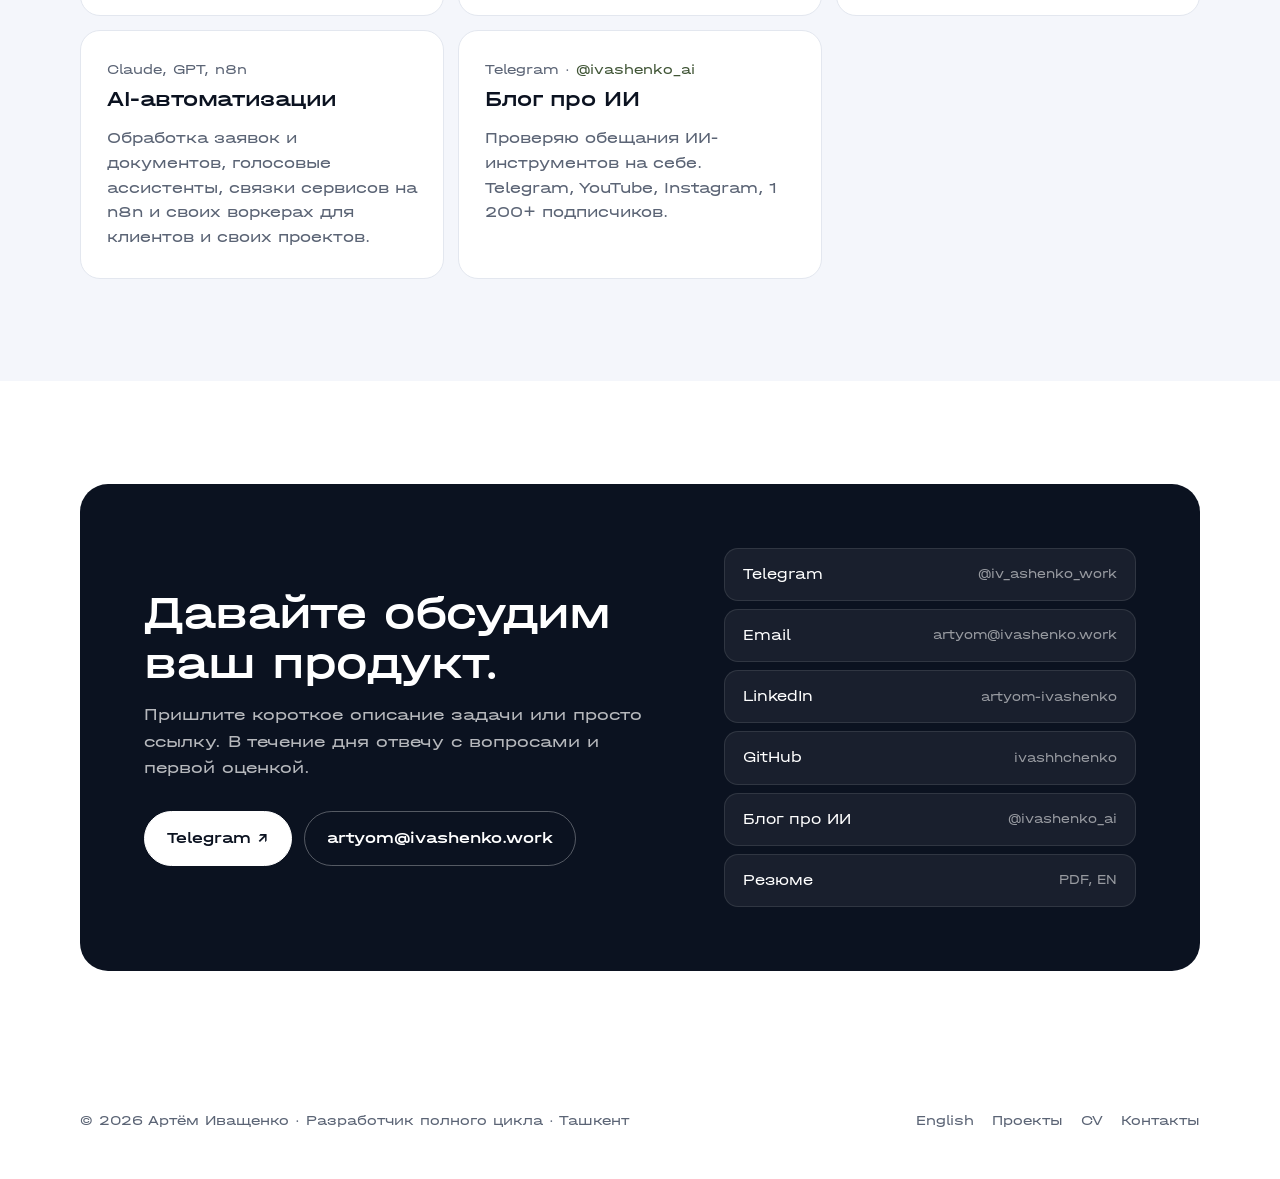
<file: projects/index.html>
<!doctype html>
<html lang="ru">
<head>
<meta charset="utf-8">
<meta name="viewport" content="width=device-width, initial-scale=1">
<title>Кейсы · Артём Иващенко</title>
<meta name="description" content="Четыре большых продукта и свои проекты: LovOn, APEX BANK, AEZAKMI, emovi, контент-ферма, tgAtlas, Kelpie.">
<link rel="canonical" href="https://ivashenko.work/projects/">
<link rel="icon" href="/assets/favicon.svg" type="image/svg+xml">
<link rel="stylesheet" href="/assets/landing.css?v=2">
<meta property="og:type" content="website">
<meta property="og:title" content="Кейсы · Артём Иващенко">
<meta property="og:description" content="Четыре большых продукта и свои проекты: LovOn, APEX BANK, AEZAKMI, emovi, контент-ферма, tgAtlas, Kelpie.">
<meta property="og:url" content="https://ivashenko.work/projects/">
<meta property="og:image" content="https://ivashenko.work/assets/og-home.png">
<meta name="twitter:card" content="summary_large_image">
</head>
<body>

<div class="nav">
  <div class="nav-pill">
    <a class="brand" href="/">Артём<span class="hide-s"> Иващенко</span></a>
    <a class="hide-s" href="/#services">Услуги</a>
    <a href="/projects/">Кейсы</a>
    <a class="hide-m" href="/cv/">CV</a>
    <a class="hide-m" href="/contact/">Контакты</a>
    <a class="hide-s" href="https://t.me/ivashenko_ai">Блог</a>
    <span class="lang"><a class="on" href="/">RU</a><a href="/en/">EN</a></span>
    <a class="btn btn--primary btn--small" href="https://t.me/iv_ashenko_work">Написать ↗</a>
  </div>
</div>

<main>

<section class="page-head">
  <div class="wrap">
    <p class="eyebrow">Кейсы</p>
    <h1>Что я выпустил</h1>
    <p class="lead">Четыре больших продукта в командах и свои проекты. Каждый выпущен и измерен: установки, активные пользователи, оценки в сторах.</p>
  </div>
</section>

<section class="tight">
  <div class="wrap">
    <div class="sec-head"><h2>Продукты в командах</h2></div>
    <div class="plist">
      <a href="/projects/lovon/"><img src="/assets/images/lovon-logo-square.png" alt=""><div><b>LovOn</b><span>ИИ-терапевт с голосом в реальном времени · 100K+ MAU, 2 млн установок · Founding Mobile Engineer · 2024 – сейчас</span></div><div class="arrow">→</div></a>
      <a href="/projects/apex-bank/"><img src="/assets/images/apex-bank-logo.png" alt=""><div><b>APEX BANK</b><span>Нативный мобильный банк с нуля · 20K клиентов за три месяца · 2023 – 2024</span></div><div class="arrow">→</div></a>
      <a href="/projects/aezakmi/"><img src="/assets/images/aezakmi-logo.png" alt=""><div><b>AEZAKMI</b><span>10 iOS-приложений за четыре месяца · средняя оценка 4.8 · 2024</span></div><div class="arrow">→</div></a>
      <a href="/projects/emovi/"><img src="/assets/images/emovi-logo-square.png" alt=""><div><b>emovi</b><span>Поиск фильмов по эмодзи · 200K+ установок, 50K DAU · 2022</span></div><div class="arrow">→</div></a>
    </div>
  </div>
</section>

<section class="about">
  <div class="wrap">
    <div class="sec-head"><h2>Свои проекты</h2><p>Полный цикл в одних руках: идея, бэкенд, клиент, ИИ, монетизация.</p></div>
    <div class="cards">
      <div class="card"><div class="when">Node.js, Telegram Bot API, Google Drive API</div><h3>Контент-ферма</h3><p>Автопостинг Reels: видео из Google Drive попадают в очередь, согласуются в Telegram-боте и выходят в Instagram по расписанию.</p></div>
      <div class="card"><div class="when">Go, Python, FastAPI, Vue, PostgreSQL</div><h3>tgAtlas</h3><p>Поиск потенциальных клиентов по публичным чатам Telegram: краулер, ИИ-классификация сообщений, кабинет заказчика.</p></div>
      <div class="card"><div class="when">React Native, Node.js, PostgreSQL, Stripe</div><h3>Kelpie</h3><p>Финтех-сервис для Австралии: приложение и бэкенд, платежи через Stripe, загрузка и разбор банковских выписок, кабинет клиента.</p></div>
      <div class="card"><div class="when">Claude, GPT, n8n</div><h3>AI-автоматизации</h3><p>Обработка заявок и документов, голосовые ассистенты, связки сервисов на n8n и своих воркерах для клиентов и своих проектов.</p></div>
      <div class="card"><div class="when">Telegram · <a href="https://t.me/ivashenko_ai" style="color:var(--accent)">@ivashenko_ai</a></div><h3>Блог про ИИ</h3><p>Проверяю обещания ИИ-инструментов на себе. Telegram, YouTube, Instagram, 1 200+ подписчиков.</p></div>
    </div>
  </div>
</section>

<section id="contact">
  <div class="wrap">
    <div class="contact">
      <div>
        <h2>Давайте обсудим ваш продукт.</h2>
        <p>Пришлите короткое описание задачи или просто ссылку. В течение дня отвечу с вопросами и первой оценкой.</p>
        <div class="hero-cta">
          <a class="btn btn--primary" href="https://t.me/iv_ashenko_work">Telegram ↗</a>
          <a class="btn btn--ghost" href="mailto:artyom@ivashenko.work">artyom@ivashenko.work</a>
        </div>
      </div>
      <div class="links">
        <a href="https://t.me/iv_ashenko_work">Telegram <span>@iv_ashenko_work</span></a>
        <a href="mailto:artyom@ivashenko.work">Email <span>artyom@ivashenko.work</span></a>
        <a href="https://www.linkedin.com/in/artyom-ivashenko">LinkedIn <span>artyom-ivashenko</span></a>
        <a href="https://github.com/ivashhchenko">GitHub <span>ivashhchenko</span></a>
        <a href="https://t.me/ivashenko_ai">Блог про ИИ <span>@ivashenko_ai</span></a>
        <a href="/assets/Artyom_Ivashenko_Resume_EN.pdf">Резюме <span>PDF, EN</span></a>
      </div>
    </div>
  </div>
</section>

</main>

<footer class="wrap">
  <div>© 2026 Артём Иващенко · Разработчик полного цикла · Ташкент</div>
  <nav>
    <a href="/en/">English</a>
    <a href="/projects/">Проекты</a>
    <a href="/cv/">CV</a>
    <a href="/contact/">Контакты</a>
  </nav>
</footer>

</body>
</html>
</file>
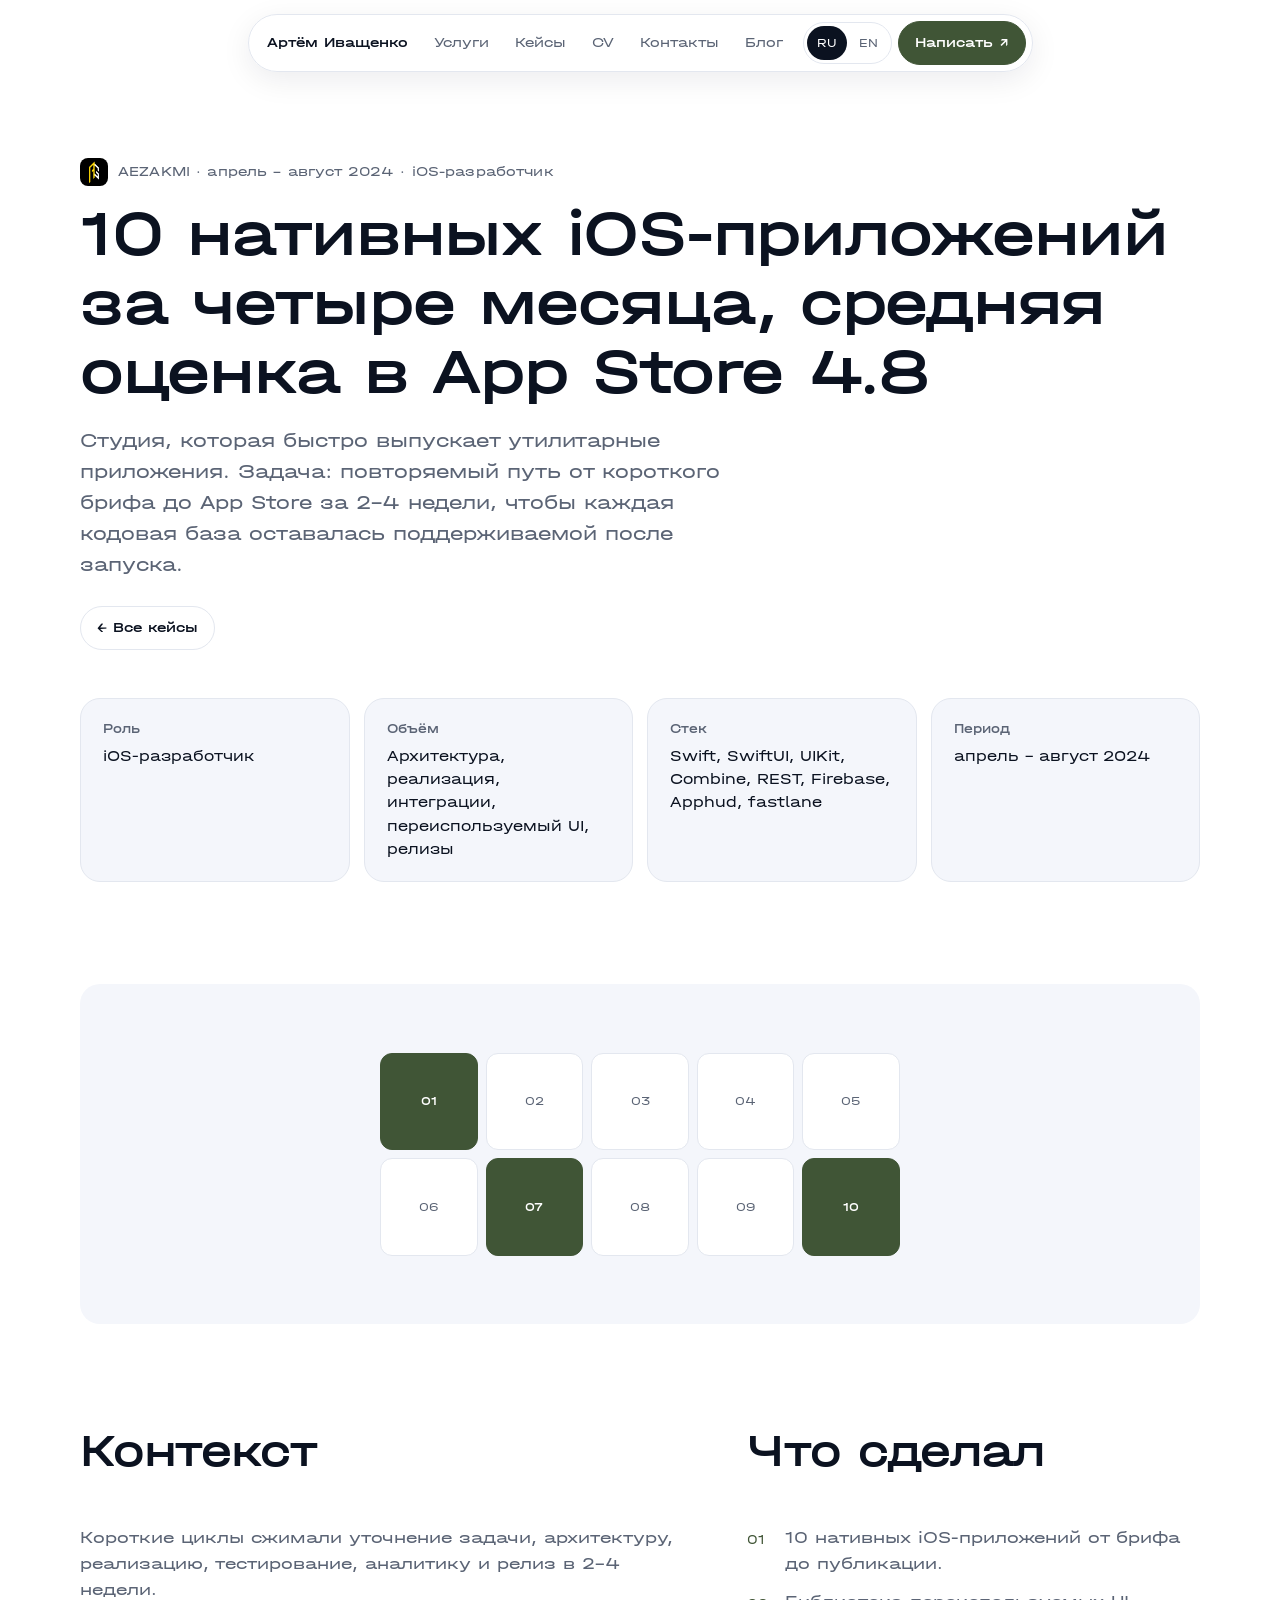
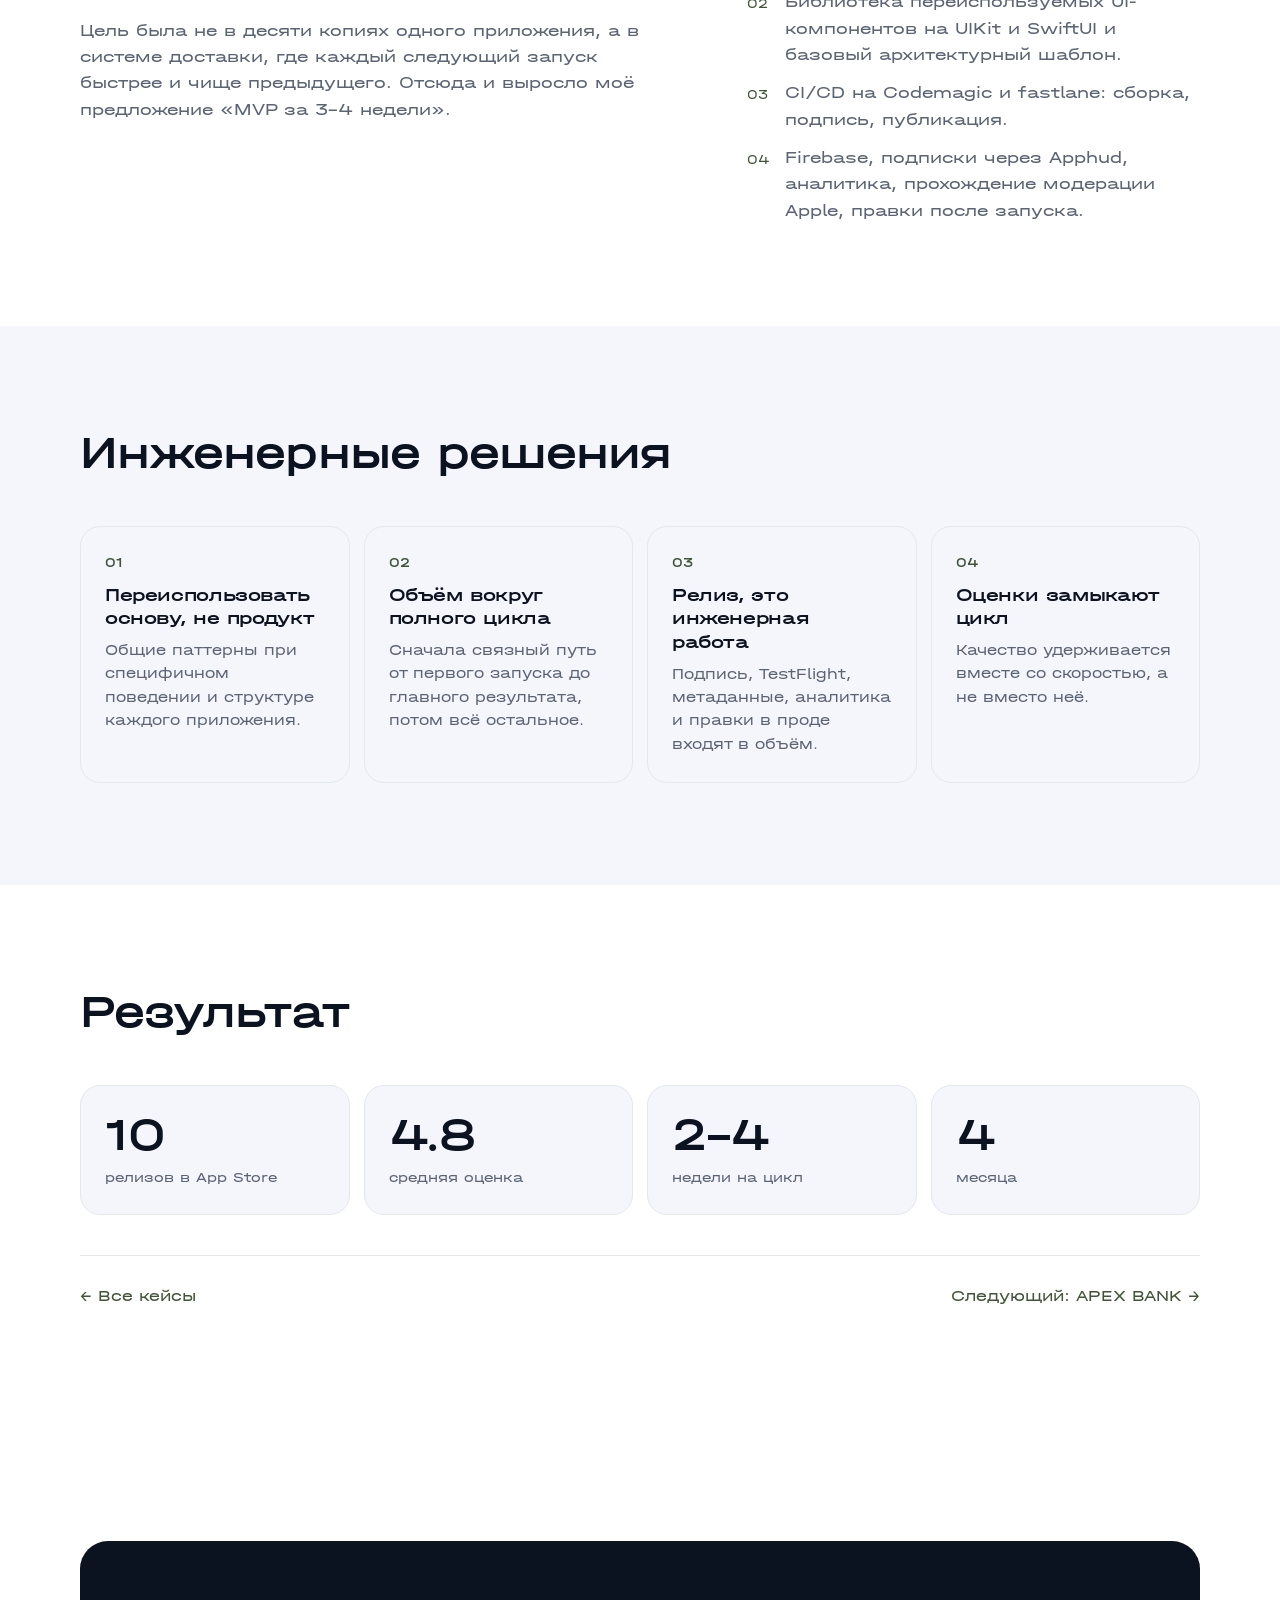
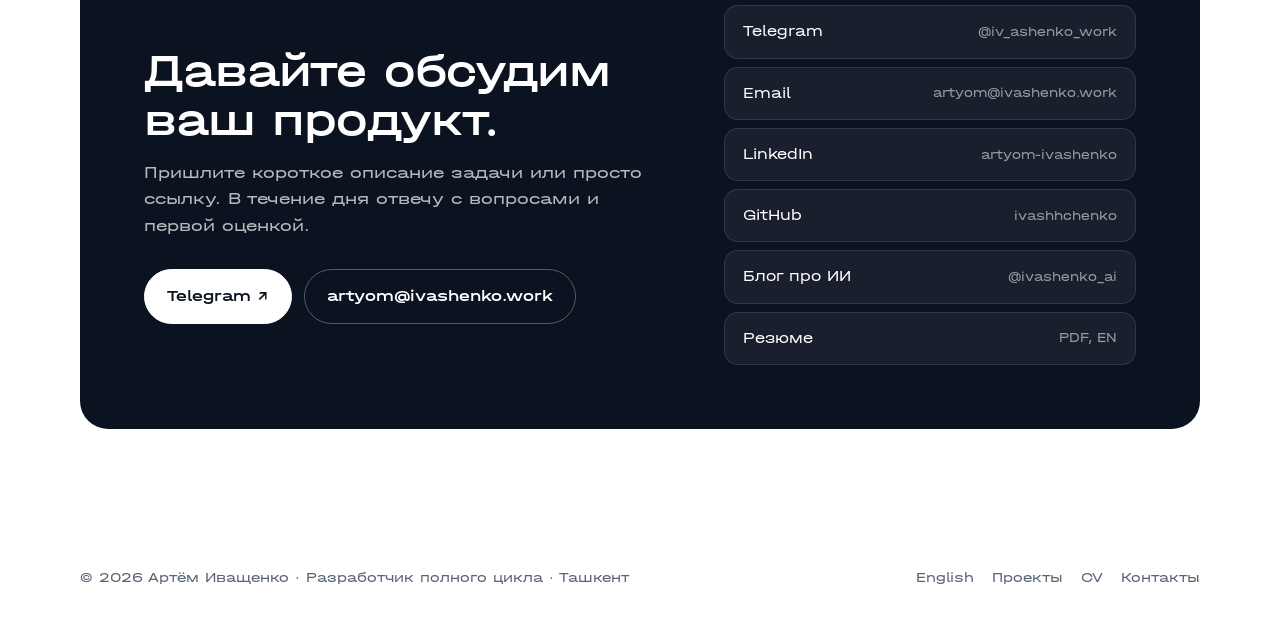
<file: projects/aezakmi/index.html>
<!doctype html>
<html lang="ru">
<head>
<meta charset="utf-8">
<meta name="viewport" content="width=device-width, initial-scale=1">
<title>AEZAKMI · кейс · Артём Иващенко</title>
<meta name="description" content="10 нативных iOS-приложений за четыре месяца, средняя оценка в App Store 4.8.">
<link rel="canonical" href="https://ivashenko.work/projects/aezakmi/">
<link rel="icon" href="/assets/favicon.svg" type="image/svg+xml">
<link rel="stylesheet" href="/assets/landing.css?v=2">
<meta property="og:type" content="website">
<meta property="og:title" content="AEZAKMI · кейс · Артём Иващенко">
<meta property="og:description" content="10 нативных iOS-приложений за четыре месяца, средняя оценка в App Store 4.8.">
<meta property="og:url" content="https://ivashenko.work/projects/aezakmi/">
<meta property="og:image" content="https://ivashenko.work/assets/og-home.png">
<meta name="twitter:card" content="summary_large_image">
</head>
<body>

<div class="nav">
  <div class="nav-pill">
    <a class="brand" href="/">Артём<span class="hide-s"> Иващенко</span></a>
    <a class="hide-s" href="/#services">Услуги</a>
    <a href="/projects/">Кейсы</a>
    <a class="hide-m" href="/cv/">CV</a>
    <a class="hide-m" href="/contact/">Контакты</a>
    <a class="hide-s" href="https://t.me/ivashenko_ai">Блог</a>
    <span class="lang"><a class="on" href="/">RU</a><a href="/en/">EN</a></span>
    <a class="btn btn--primary btn--small" href="https://t.me/iv_ashenko_work">Написать ↗</a>
  </div>
</div>

<main>

<section class="page-head">
  <div class="wrap">
    <p class="eyebrow" style="display:flex;gap:10px;align-items:center"><img src="/assets/images/aezakmi-logo.png" alt="" style="width:28px;height:28px;border-radius:8px">AEZAKMI · апрель – август 2024 · iOS-разработчик</p>
    <h1>10 нативных iOS-приложений за четыре месяца, средняя оценка в App Store 4.8</h1>
    <p class="lead">Студия, которая быстро выпускает утилитарные приложения. Задача: повторяемый путь от короткого брифа до App Store за 2–4 недели, чтобы каждая кодовая база оставалась поддерживаемой после запуска.</p>
    <div class="hero-cta"><a class="btn btn--ghost btn--small" href="/projects/">← Все кейсы</a></div>
  </div>
</section>

<section class="tight">
  <div class="wrap">
    <div class="facts"><div class="fact"><b>Роль</b>iOS-разработчик</div><div class="fact"><b>Объём</b>Архитектура, реализация, интеграции, переиспользуемый UI, релизы</div><div class="fact"><b>Стек</b>Swift, SwiftUI, UIKit, Combine, REST, Firebase, Apphud, fastlane</div><div class="fact"><b>Период</b>апрель – август 2024</div></div>
  </div>
</section>

<section class="tight">
  <div class="wrap">
    <div class="case-media"><div class="logo-grid" style="max-width:520px">
      <div class="hl">01</div><div>02</div><div>03</div><div>04</div><div>05</div>
      <div>06</div><div class="hl">07</div><div>08</div><div>09</div><div class="hl">10</div>
    </div></div>
  </div>
</section>

<section class="tight">
  <div class="wrap two">
    <div>
      <div class="sec-head"><h2>Контекст</h2></div>
      <div class="prose"><p>Короткие циклы сжимали уточнение задачи, архитектуру, реализацию, тестирование, аналитику и релиз в 2–4 недели.</p><p>Цель была не в десяти копиях одного приложения, а в системе доставки, где каждый следующий запуск быстрее и чище предыдущего. Отсюда и выросло моё предложение «MVP за 3–4 недели».</p></div>
    </div>
    <div>
      <div class="sec-head"><h2>Что сделал</h2></div>
      <ol class="list"><li><span>01</span>10 нативных iOS-приложений от брифа до публикации.</li><li><span>02</span>Библиотека переиспользуемых UI-компонентов на UIKit и SwiftUI и базовый архитектурный шаблон.</li><li><span>03</span>CI/CD на Codemagic и fastlane: сборка, подпись, публикация.</li><li><span>04</span>Firebase, подписки через Apphud, аналитика, прохождение модерации Apple, правки после запуска.</li></ol>
    </div>
  </div>
</section>

<section class="about">
  <div class="wrap">
    <div class="sec-head"><h2>Инженерные решения</h2></div>
    <div class="steps"><div class="step"><div class="n">01</div><h3>Переиспользовать основу, не продукт</h3><p>Общие паттерны при специфичном поведении и структуре каждого приложения.</p></div><div class="step"><div class="n">02</div><h3>Объём вокруг полного цикла</h3><p>Сначала связный путь от первого запуска до главного результата, потом всё остальное.</p></div><div class="step"><div class="n">03</div><h3>Релиз, это инженерная работа</h3><p>Подпись, TestFlight, метаданные, аналитика и правки в проде входят в объём.</p></div><div class="step"><div class="n">04</div><h3>Оценки замыкают цикл</h3><p>Качество удерживается вместе со скоростью, а не вместо неё.</p></div></div>
  </div>
</section>

<section>
  <div class="wrap">
    <div class="sec-head"><h2>Результат</h2></div>
    <div class="stat-grid"><div class="stat"><div class="num">10</div><div class="lbl">релизов в App Store</div></div><div class="stat"><div class="num">4.8</div><div class="lbl">средняя оценка</div></div><div class="stat"><div class="num">2–4</div><div class="lbl">недели на цикл</div></div><div class="stat"><div class="num">4</div><div class="lbl">месяца</div></div></div>
    <div class="next" style="margin-top:40px">
      <a href="/projects/">← Все кейсы</a>
      <a href="/projects/apex-bank/">Следующий: APEX BANK →</a>
    </div>
  </div>
</section>

<section id="contact">
  <div class="wrap">
    <div class="contact">
      <div>
        <h2>Давайте обсудим ваш продукт.</h2>
        <p>Пришлите короткое описание задачи или просто ссылку. В течение дня отвечу с вопросами и первой оценкой.</p>
        <div class="hero-cta">
          <a class="btn btn--primary" href="https://t.me/iv_ashenko_work">Telegram ↗</a>
          <a class="btn btn--ghost" href="mailto:artyom@ivashenko.work">artyom@ivashenko.work</a>
        </div>
      </div>
      <div class="links">
        <a href="https://t.me/iv_ashenko_work">Telegram <span>@iv_ashenko_work</span></a>
        <a href="mailto:artyom@ivashenko.work">Email <span>artyom@ivashenko.work</span></a>
        <a href="https://www.linkedin.com/in/artyom-ivashenko">LinkedIn <span>artyom-ivashenko</span></a>
        <a href="https://github.com/ivashhchenko">GitHub <span>ivashhchenko</span></a>
        <a href="https://t.me/ivashenko_ai">Блог про ИИ <span>@ivashenko_ai</span></a>
        <a href="/assets/Artyom_Ivashenko_Resume_EN.pdf">Резюме <span>PDF, EN</span></a>
      </div>
    </div>
  </div>
</section>

</main>

<footer class="wrap">
  <div>© 2026 Артём Иващенко · Разработчик полного цикла · Ташкент</div>
  <nav>
    <a href="/en/">English</a>
    <a href="/projects/">Проекты</a>
    <a href="/cv/">CV</a>
    <a href="/contact/">Контакты</a>
  </nav>
</footer>

</body>
</html>
</file>
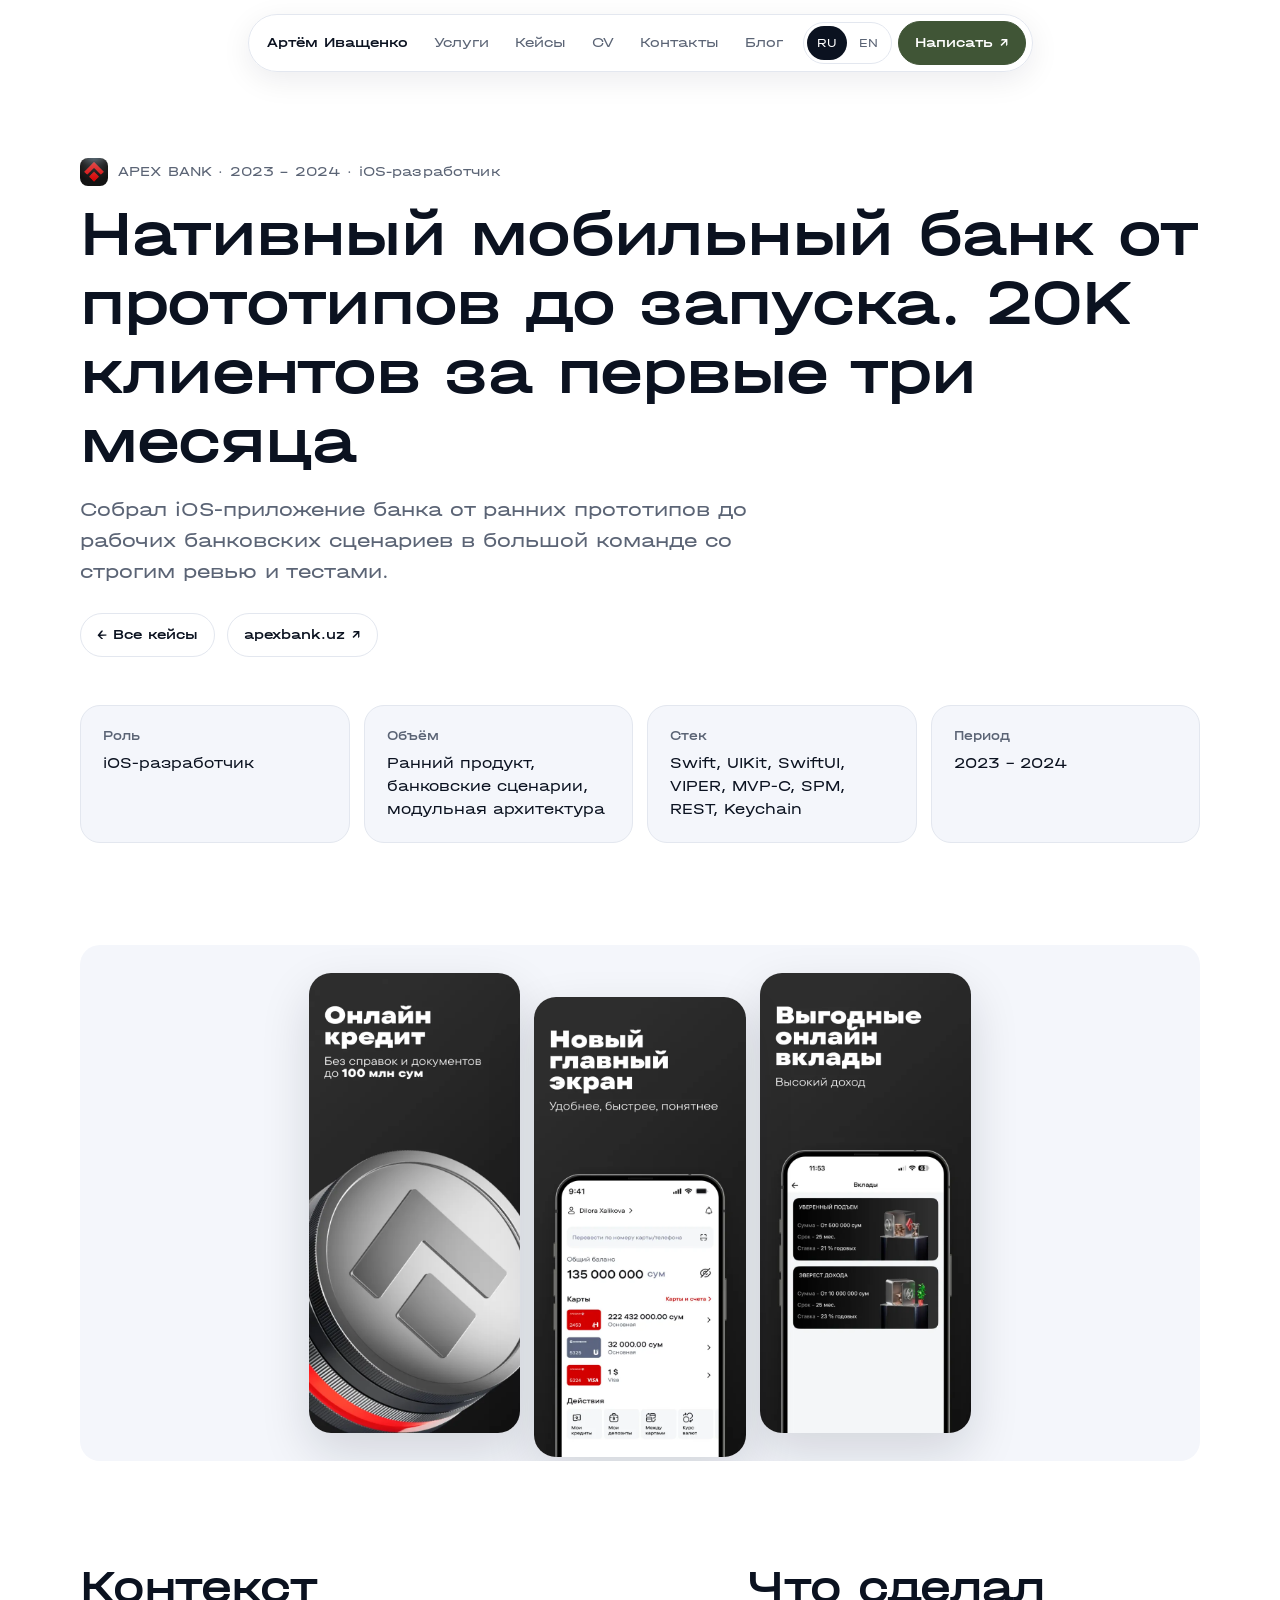
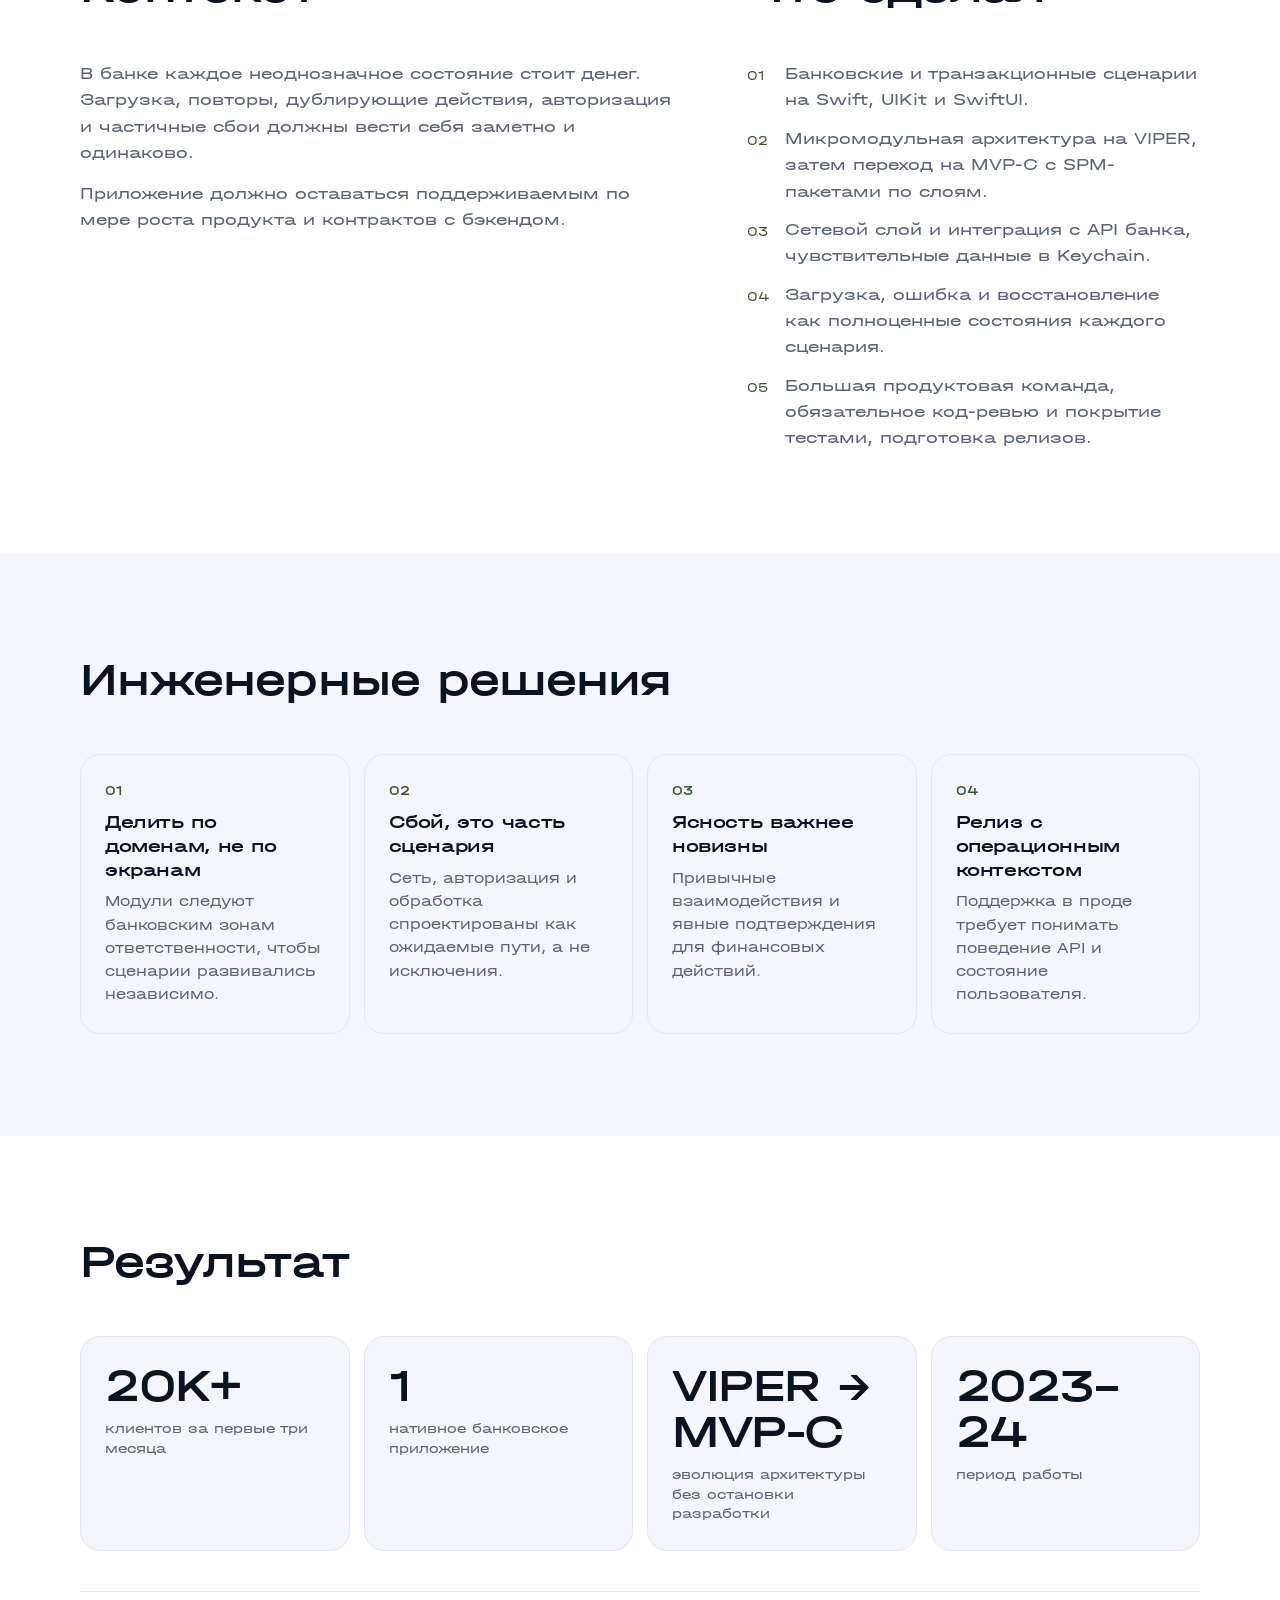
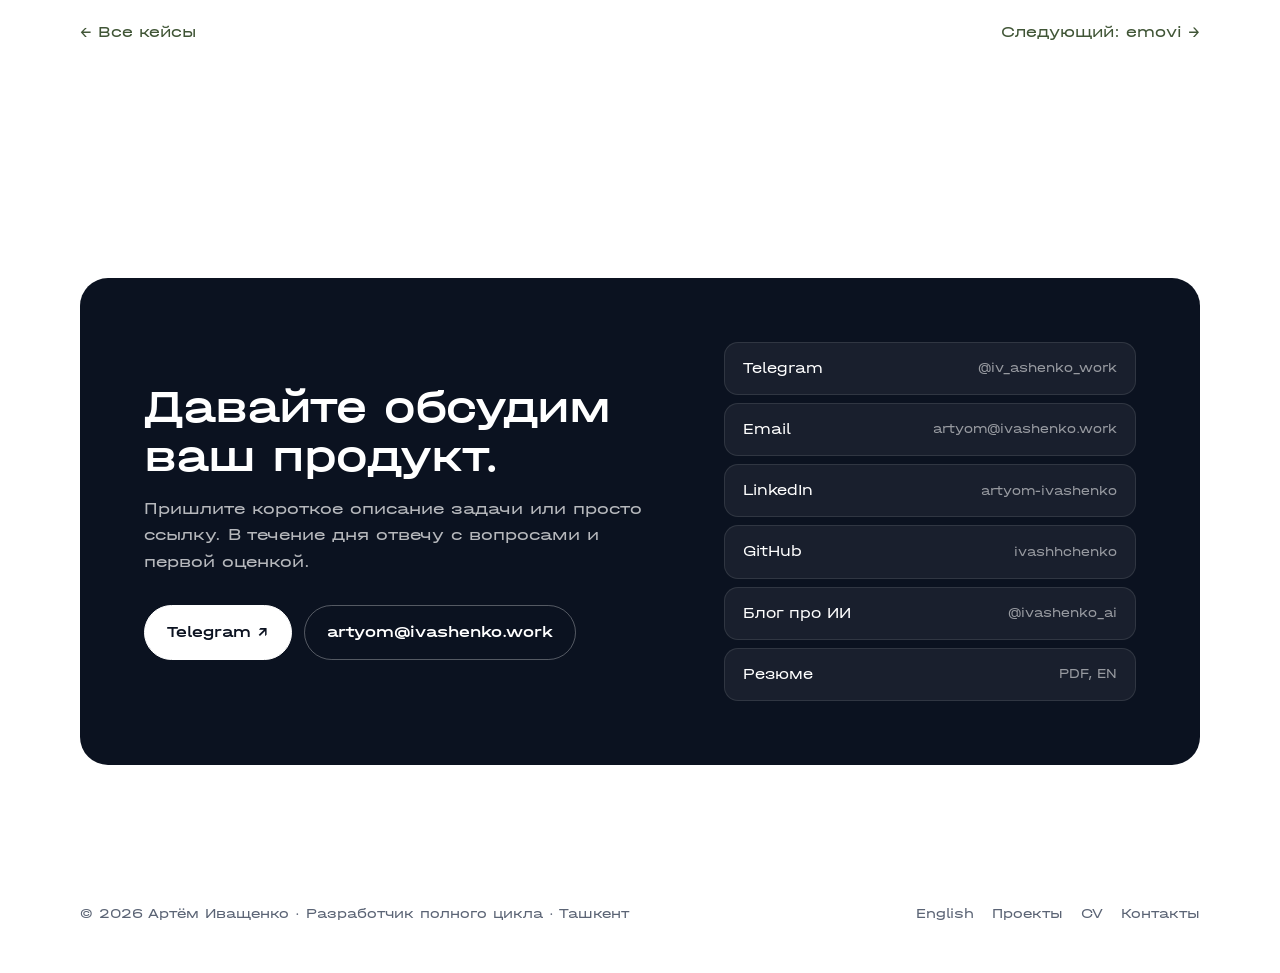
<file: projects/apex-bank/index.html>
<!doctype html>
<html lang="ru">
<head>
<meta charset="utf-8">
<meta name="viewport" content="width=device-width, initial-scale=1">
<title>APEX BANK · кейс · Артём Иващенко</title>
<meta name="description" content="Нативный мобильный банк от прототипов до запуска. 20K клиентов за первые три месяца.">
<link rel="canonical" href="https://ivashenko.work/projects/apex-bank/">
<link rel="icon" href="/assets/favicon.svg" type="image/svg+xml">
<link rel="stylesheet" href="/assets/landing.css?v=2">
<meta property="og:type" content="website">
<meta property="og:title" content="APEX BANK · кейс · Артём Иващенко">
<meta property="og:description" content="Нативный мобильный банк от прототипов до запуска. 20K клиентов за первые три месяца.">
<meta property="og:url" content="https://ivashenko.work/projects/apex-bank/">
<meta property="og:image" content="https://ivashenko.work/assets/images/apex-01.webp">
<meta name="twitter:card" content="summary_large_image">
</head>
<body>

<div class="nav">
  <div class="nav-pill">
    <a class="brand" href="/">Артём<span class="hide-s"> Иващенко</span></a>
    <a class="hide-s" href="/#services">Услуги</a>
    <a href="/projects/">Кейсы</a>
    <a class="hide-m" href="/cv/">CV</a>
    <a class="hide-m" href="/contact/">Контакты</a>
    <a class="hide-s" href="https://t.me/ivashenko_ai">Блог</a>
    <span class="lang"><a class="on" href="/">RU</a><a href="/en/">EN</a></span>
    <a class="btn btn--primary btn--small" href="https://t.me/iv_ashenko_work">Написать ↗</a>
  </div>
</div>

<main>

<section class="page-head">
  <div class="wrap">
    <p class="eyebrow" style="display:flex;gap:10px;align-items:center"><img src="/assets/images/apex-bank-logo.png" alt="" style="width:28px;height:28px;border-radius:8px">APEX BANK · 2023 – 2024 · iOS-разработчик</p>
    <h1>Нативный мобильный банк от прототипов до запуска. 20K клиентов за первые три месяца</h1>
    <p class="lead">Собрал iOS-приложение банка от ранних прототипов до рабочих банковских сценариев в большой команде со строгим ревью и тестами.</p>
    <div class="hero-cta"><a class="btn btn--ghost btn--small" href="/projects/">← Все кейсы</a> <a class="btn btn--ghost btn--small" href="https://www.apexbank.uz/en/">apexbank.uz ↗</a></div>
  </div>
</section>

<section class="tight">
  <div class="wrap">
    <div class="facts"><div class="fact"><b>Роль</b>iOS-разработчик</div><div class="fact"><b>Объём</b>Ранний продукт, банковские сценарии, модульная архитектура</div><div class="fact"><b>Стек</b>Swift, UIKit, SwiftUI, VIPER, MVP-C, SPM, REST, Keychain</div><div class="fact"><b>Период</b>2023 – 2024</div></div>
  </div>
</section>

<section class="tight">
  <div class="wrap">
    <div class="shots-row"><img src="/assets/images/apex-01.webp" alt="Экран приложения APEX BANK" loading="lazy"><img src="/assets/images/apex-02.webp" alt="Экран приложения APEX BANK" loading="lazy"><img src="/assets/images/apex-03.webp" alt="Экран приложения APEX BANK" loading="lazy"></div>
  </div>
</section>

<section class="tight">
  <div class="wrap two">
    <div>
      <div class="sec-head"><h2>Контекст</h2></div>
      <div class="prose"><p>В банке каждое неоднозначное состояние стоит денег. Загрузка, повторы, дублирующие действия, авторизация и частичные сбои должны вести себя заметно и одинаково.</p><p>Приложение должно оставаться поддерживаемым по мере роста продукта и контрактов с бэкендом.</p></div>
    </div>
    <div>
      <div class="sec-head"><h2>Что сделал</h2></div>
      <ol class="list"><li><span>01</span>Банковские и транзакционные сценарии на Swift, UIKit и SwiftUI.</li><li><span>02</span>Микромодульная архитектура на VIPER, затем переход на MVP-C с SPM-пакетами по слоям.</li><li><span>03</span>Сетевой слой и интеграция с API банка, чувствительные данные в Keychain.</li><li><span>04</span>Загрузка, ошибка и восстановление как полноценные состояния каждого сценария.</li><li><span>05</span>Большая продуктовая команда, обязательное код-ревью и покрытие тестами, подготовка релизов.</li></ol>
    </div>
  </div>
</section>

<section class="about">
  <div class="wrap">
    <div class="sec-head"><h2>Инженерные решения</h2></div>
    <div class="steps"><div class="step"><div class="n">01</div><h3>Делить по доменам, не по экранам</h3><p>Модули следуют банковским зонам ответственности, чтобы сценарии развивались независимо.</p></div><div class="step"><div class="n">02</div><h3>Сбой, это часть сценария</h3><p>Сеть, авторизация и обработка спроектированы как ожидаемые пути, а не исключения.</p></div><div class="step"><div class="n">03</div><h3>Ясность важнее новизны</h3><p>Привычные взаимодействия и явные подтверждения для финансовых действий.</p></div><div class="step"><div class="n">04</div><h3>Релиз с операционным контекстом</h3><p>Поддержка в проде требует понимать поведение API и состояние пользователя.</p></div></div>
  </div>
</section>

<section>
  <div class="wrap">
    <div class="sec-head"><h2>Результат</h2></div>
    <div class="stat-grid"><div class="stat"><div class="num">20K+</div><div class="lbl">клиентов за первые три месяца</div></div><div class="stat"><div class="num">1</div><div class="lbl">нативное банковское приложение</div></div><div class="stat"><div class="num">VIPER → MVP-C</div><div class="lbl">эволюция архитектуры без остановки разработки</div></div><div class="stat"><div class="num">2023–24</div><div class="lbl">период работы</div></div></div>
    <div class="next" style="margin-top:40px">
      <a href="/projects/">← Все кейсы</a>
      <a href="/projects/emovi/">Следующий: emovi →</a>
    </div>
  </div>
</section>

<section id="contact">
  <div class="wrap">
    <div class="contact">
      <div>
        <h2>Давайте обсудим ваш продукт.</h2>
        <p>Пришлите короткое описание задачи или просто ссылку. В течение дня отвечу с вопросами и первой оценкой.</p>
        <div class="hero-cta">
          <a class="btn btn--primary" href="https://t.me/iv_ashenko_work">Telegram ↗</a>
          <a class="btn btn--ghost" href="mailto:artyom@ivashenko.work">artyom@ivashenko.work</a>
        </div>
      </div>
      <div class="links">
        <a href="https://t.me/iv_ashenko_work">Telegram <span>@iv_ashenko_work</span></a>
        <a href="mailto:artyom@ivashenko.work">Email <span>artyom@ivashenko.work</span></a>
        <a href="https://www.linkedin.com/in/artyom-ivashenko">LinkedIn <span>artyom-ivashenko</span></a>
        <a href="https://github.com/ivashhchenko">GitHub <span>ivashhchenko</span></a>
        <a href="https://t.me/ivashenko_ai">Блог про ИИ <span>@ivashenko_ai</span></a>
        <a href="/assets/Artyom_Ivashenko_Resume_EN.pdf">Резюме <span>PDF, EN</span></a>
      </div>
    </div>
  </div>
</section>

</main>

<footer class="wrap">
  <div>© 2026 Артём Иващенко · Разработчик полного цикла · Ташкент</div>
  <nav>
    <a href="/en/">English</a>
    <a href="/projects/">Проекты</a>
    <a href="/cv/">CV</a>
    <a href="/contact/">Контакты</a>
  </nav>
</footer>

</body>
</html>
</file>
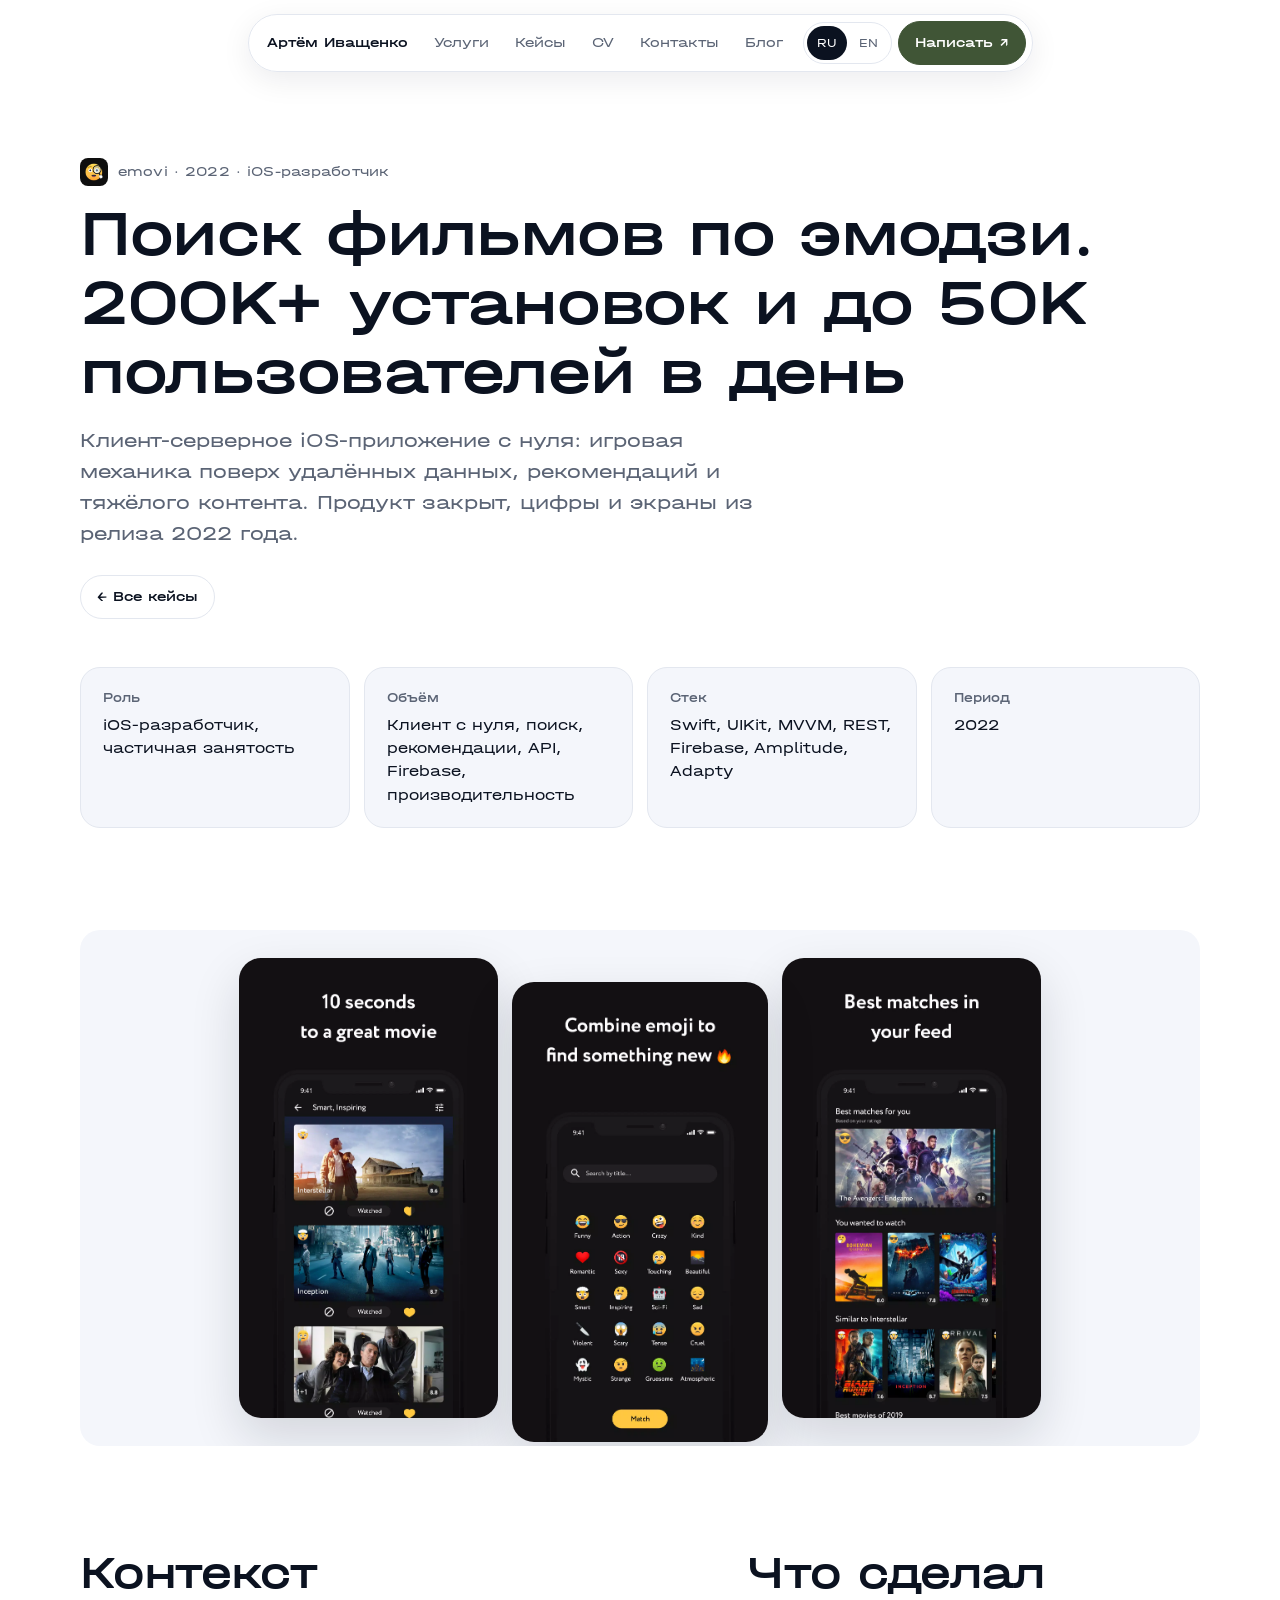
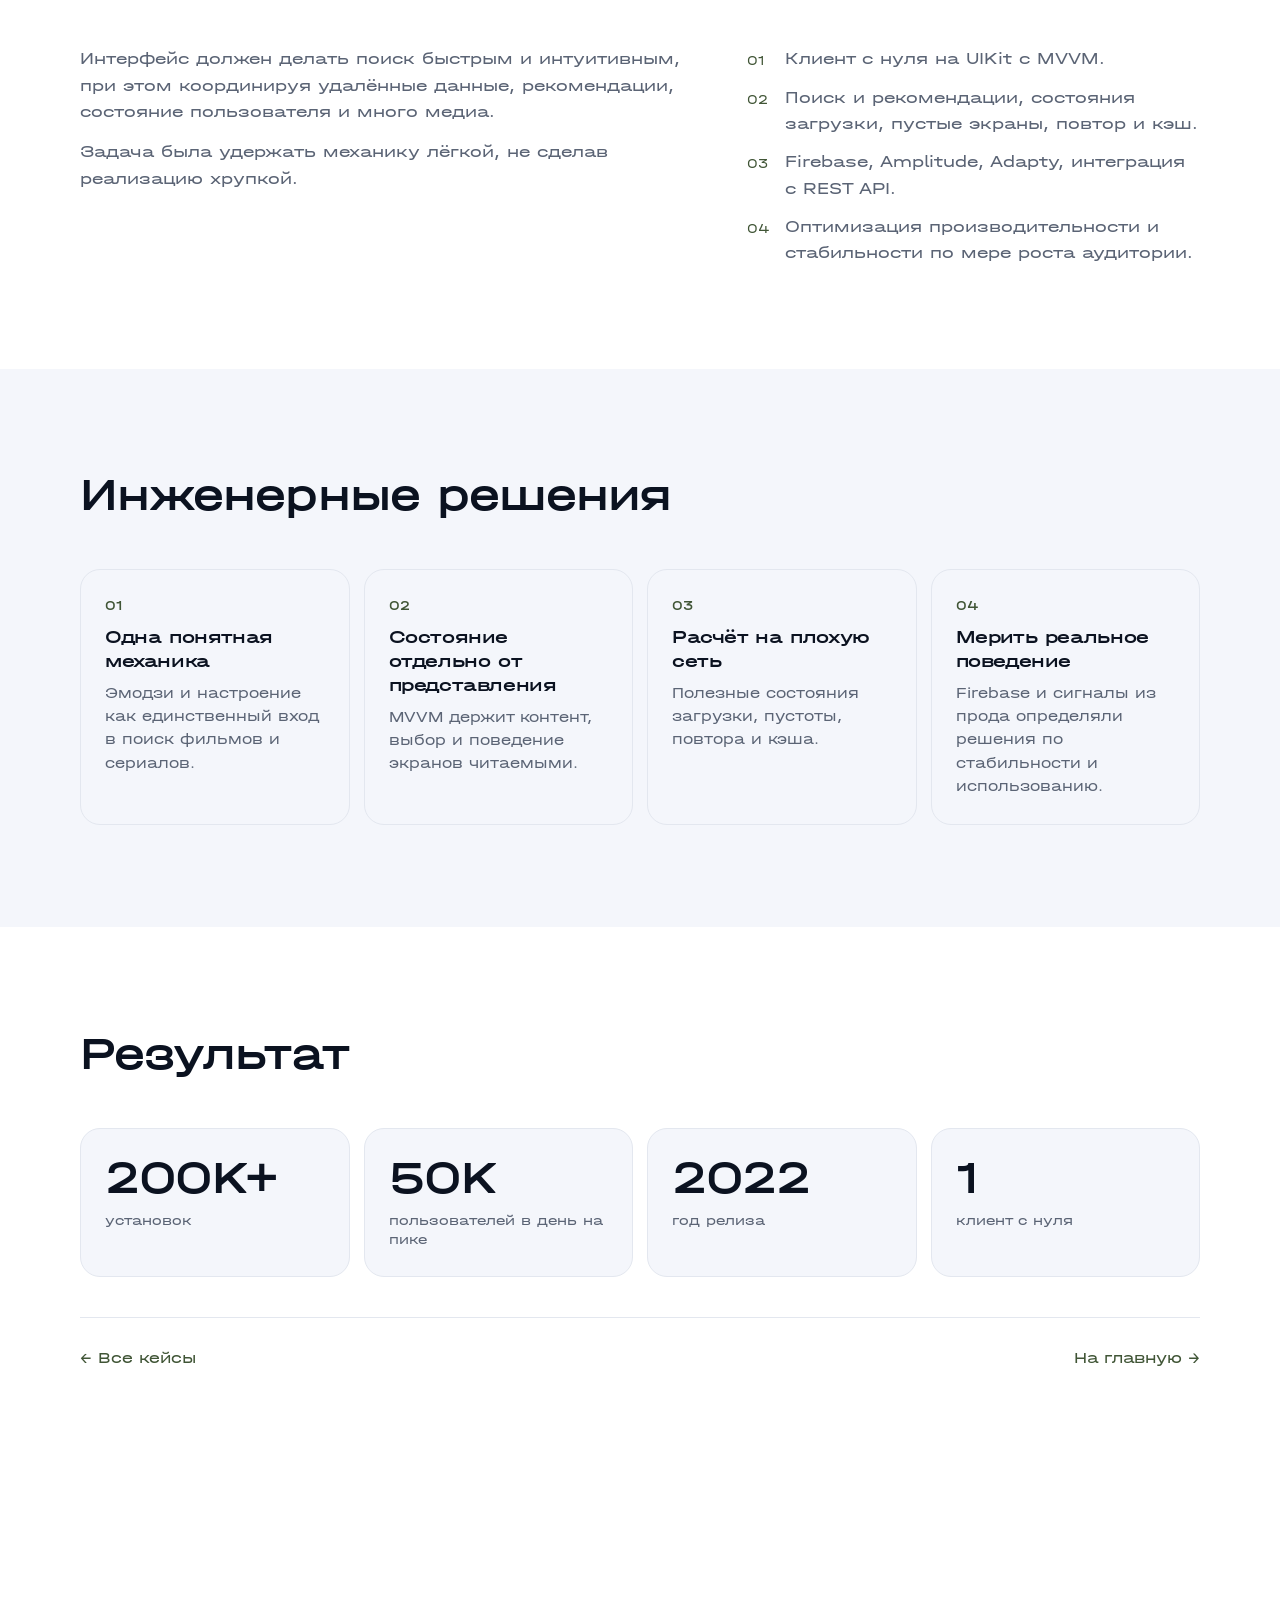
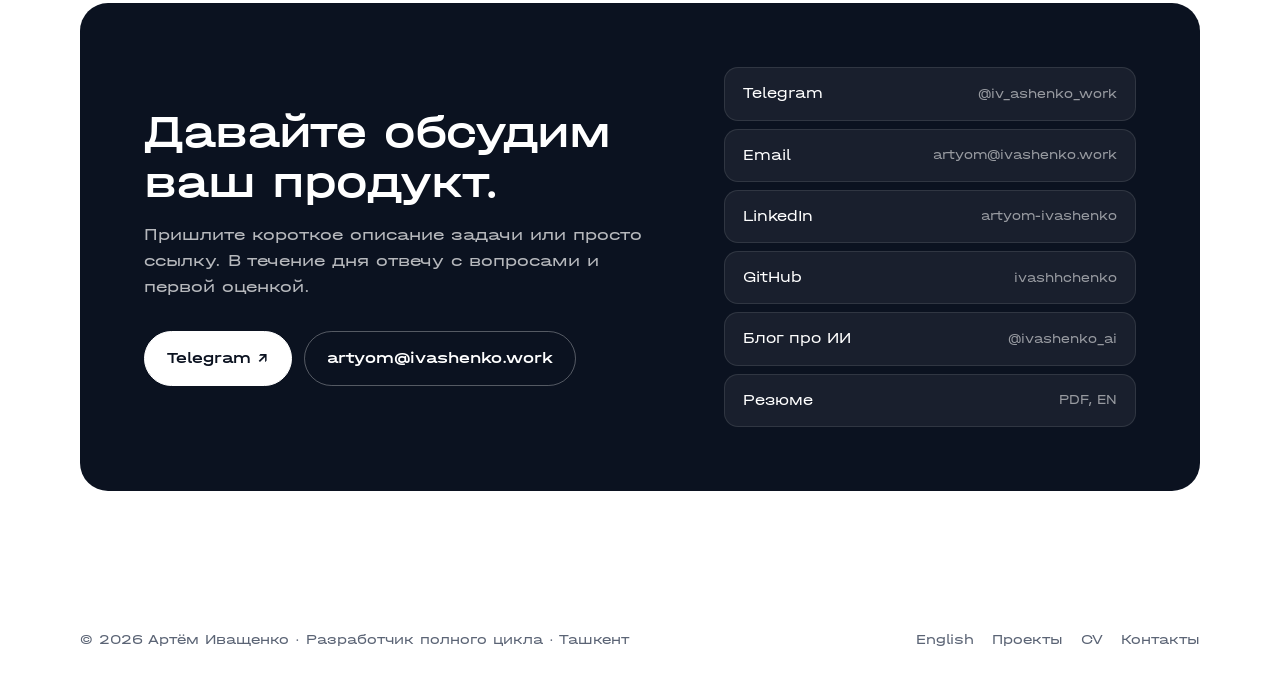
<file: projects/emovi/index.html>
<!doctype html>
<html lang="ru">
<head>
<meta charset="utf-8">
<meta name="viewport" content="width=device-width, initial-scale=1">
<title>emovi · кейс · Артём Иващенко</title>
<meta name="description" content="Поиск фильмов по эмодзи. 200K+ установок и до 50K пользователей в день.">
<link rel="canonical" href="https://ivashenko.work/projects/emovi/">
<link rel="icon" href="/assets/favicon.svg" type="image/svg+xml">
<link rel="stylesheet" href="/assets/landing.css?v=2">
<meta property="og:type" content="website">
<meta property="og:title" content="emovi · кейс · Артём Иващенко">
<meta property="og:description" content="Поиск фильмов по эмодзи. 200K+ установок и до 50K пользователей в день.">
<meta property="og:url" content="https://ivashenko.work/projects/emovi/">
<meta property="og:image" content="https://ivashenko.work/assets/images/emovi-01.jpg">
<meta name="twitter:card" content="summary_large_image">
</head>
<body>

<div class="nav">
  <div class="nav-pill">
    <a class="brand" href="/">Артём<span class="hide-s"> Иващенко</span></a>
    <a class="hide-s" href="/#services">Услуги</a>
    <a href="/projects/">Кейсы</a>
    <a class="hide-m" href="/cv/">CV</a>
    <a class="hide-m" href="/contact/">Контакты</a>
    <a class="hide-s" href="https://t.me/ivashenko_ai">Блог</a>
    <span class="lang"><a class="on" href="/">RU</a><a href="/en/">EN</a></span>
    <a class="btn btn--primary btn--small" href="https://t.me/iv_ashenko_work">Написать ↗</a>
  </div>
</div>

<main>

<section class="page-head">
  <div class="wrap">
    <p class="eyebrow" style="display:flex;gap:10px;align-items:center"><img src="/assets/images/emovi-logo-square.png" alt="" style="width:28px;height:28px;border-radius:8px">emovi · 2022 · iOS-разработчик</p>
    <h1>Поиск фильмов по эмодзи. 200K+ установок и до 50K пользователей в день</h1>
    <p class="lead">Клиент-серверное iOS-приложение с нуля: игровая механика поверх удалённых данных, рекомендаций и тяжёлого контента. Продукт закрыт, цифры и экраны из релиза 2022 года.</p>
    <div class="hero-cta"><a class="btn btn--ghost btn--small" href="/projects/">← Все кейсы</a></div>
  </div>
</section>

<section class="tight">
  <div class="wrap">
    <div class="facts"><div class="fact"><b>Роль</b>iOS-разработчик, частичная занятость</div><div class="fact"><b>Объём</b>Клиент с нуля, поиск, рекомендации, API, Firebase, производительность</div><div class="fact"><b>Стек</b>Swift, UIKit, MVVM, REST, Firebase, Amplitude, Adapty</div><div class="fact"><b>Период</b>2022</div></div>
  </div>
</section>

<section class="tight">
  <div class="wrap">
    <div class="shots-row"><img src="/assets/images/emovi-01.jpg" alt="Экран приложения emovi" loading="lazy"><img src="/assets/images/emovi-02.jpg" alt="Экран приложения emovi" loading="lazy"><img src="/assets/images/emovi-03.jpg" alt="Экран приложения emovi" loading="lazy"></div>
  </div>
</section>

<section class="tight">
  <div class="wrap two">
    <div>
      <div class="sec-head"><h2>Контекст</h2></div>
      <div class="prose"><p>Интерфейс должен делать поиск быстрым и интуитивным, при этом координируя удалённые данные, рекомендации, состояние пользователя и много медиа.</p><p>Задача была удержать механику лёгкой, не сделав реализацию хрупкой.</p></div>
    </div>
    <div>
      <div class="sec-head"><h2>Что сделал</h2></div>
      <ol class="list"><li><span>01</span>Клиент с нуля на UIKit с MVVM.</li><li><span>02</span>Поиск и рекомендации, состояния загрузки, пустые экраны, повтор и кэш.</li><li><span>03</span>Firebase, Amplitude, Adapty, интеграция с REST API.</li><li><span>04</span>Оптимизация производительности и стабильности по мере роста аудитории.</li></ol>
    </div>
  </div>
</section>

<section class="about">
  <div class="wrap">
    <div class="sec-head"><h2>Инженерные решения</h2></div>
    <div class="steps"><div class="step"><div class="n">01</div><h3>Одна понятная механика</h3><p>Эмодзи и настроение как единственный вход в поиск фильмов и сериалов.</p></div><div class="step"><div class="n">02</div><h3>Состояние отдельно от представления</h3><p>MVVM держит контент, выбор и поведение экранов читаемыми.</p></div><div class="step"><div class="n">03</div><h3>Расчёт на плохую сеть</h3><p>Полезные состояния загрузки, пустоты, повтора и кэша.</p></div><div class="step"><div class="n">04</div><h3>Мерить реальное поведение</h3><p>Firebase и сигналы из прода определяли решения по стабильности и использованию.</p></div></div>
  </div>
</section>

<section>
  <div class="wrap">
    <div class="sec-head"><h2>Результат</h2></div>
    <div class="stat-grid"><div class="stat"><div class="num">200K+</div><div class="lbl">установок</div></div><div class="stat"><div class="num">50K</div><div class="lbl">пользователей в день на пике</div></div><div class="stat"><div class="num">2022</div><div class="lbl">год релиза</div></div><div class="stat"><div class="num">1</div><div class="lbl">клиент с нуля</div></div></div>
    <div class="next" style="margin-top:40px">
      <a href="/projects/">← Все кейсы</a>
      <a href="/#work">На главную →</a>
    </div>
  </div>
</section>

<section id="contact">
  <div class="wrap">
    <div class="contact">
      <div>
        <h2>Давайте обсудим ваш продукт.</h2>
        <p>Пришлите короткое описание задачи или просто ссылку. В течение дня отвечу с вопросами и первой оценкой.</p>
        <div class="hero-cta">
          <a class="btn btn--primary" href="https://t.me/iv_ashenko_work">Telegram ↗</a>
          <a class="btn btn--ghost" href="mailto:artyom@ivashenko.work">artyom@ivashenko.work</a>
        </div>
      </div>
      <div class="links">
        <a href="https://t.me/iv_ashenko_work">Telegram <span>@iv_ashenko_work</span></a>
        <a href="mailto:artyom@ivashenko.work">Email <span>artyom@ivashenko.work</span></a>
        <a href="https://www.linkedin.com/in/artyom-ivashenko">LinkedIn <span>artyom-ivashenko</span></a>
        <a href="https://github.com/ivashhchenko">GitHub <span>ivashhchenko</span></a>
        <a href="https://t.me/ivashenko_ai">Блог про ИИ <span>@ivashenko_ai</span></a>
        <a href="/assets/Artyom_Ivashenko_Resume_EN.pdf">Резюме <span>PDF, EN</span></a>
      </div>
    </div>
  </div>
</section>

</main>

<footer class="wrap">
  <div>© 2026 Артём Иващенко · Разработчик полного цикла · Ташкент</div>
  <nav>
    <a href="/en/">English</a>
    <a href="/projects/">Проекты</a>
    <a href="/cv/">CV</a>
    <a href="/contact/">Контакты</a>
  </nav>
</footer>

</body>
</html>
</file>
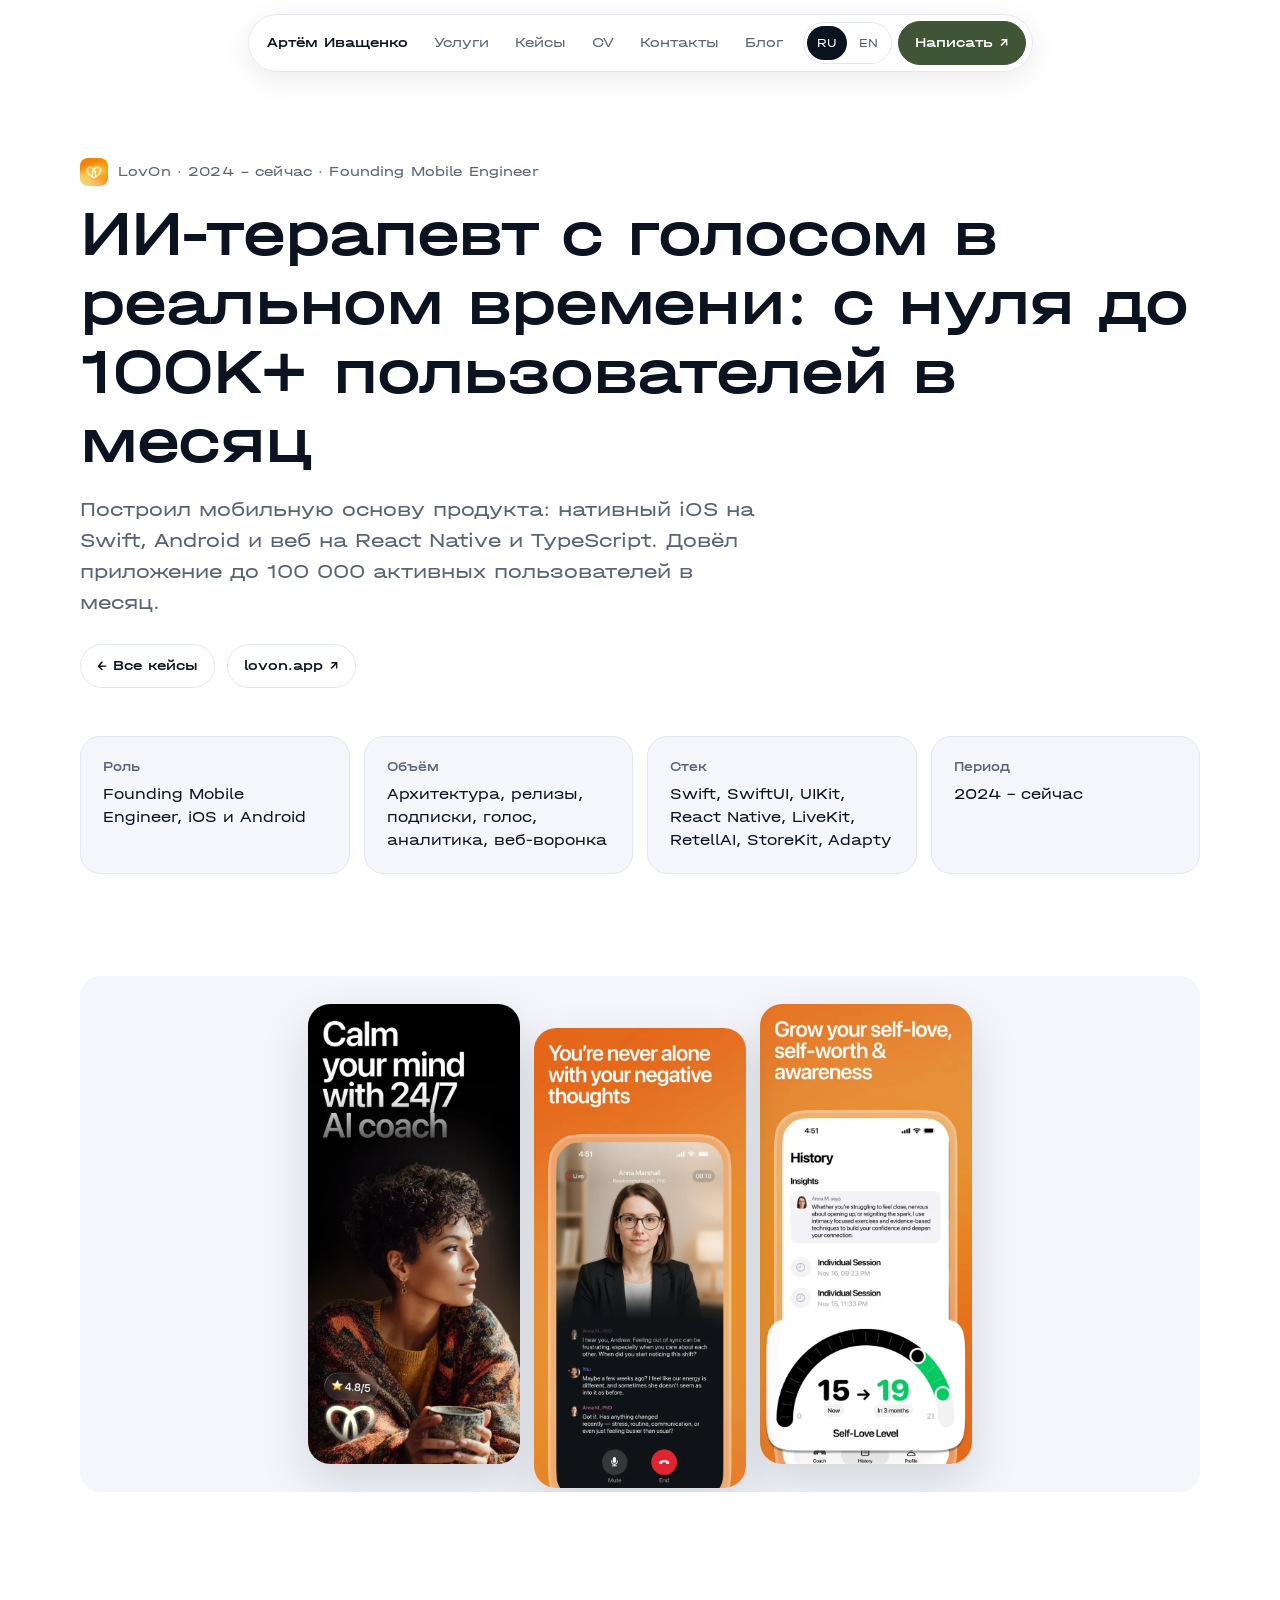
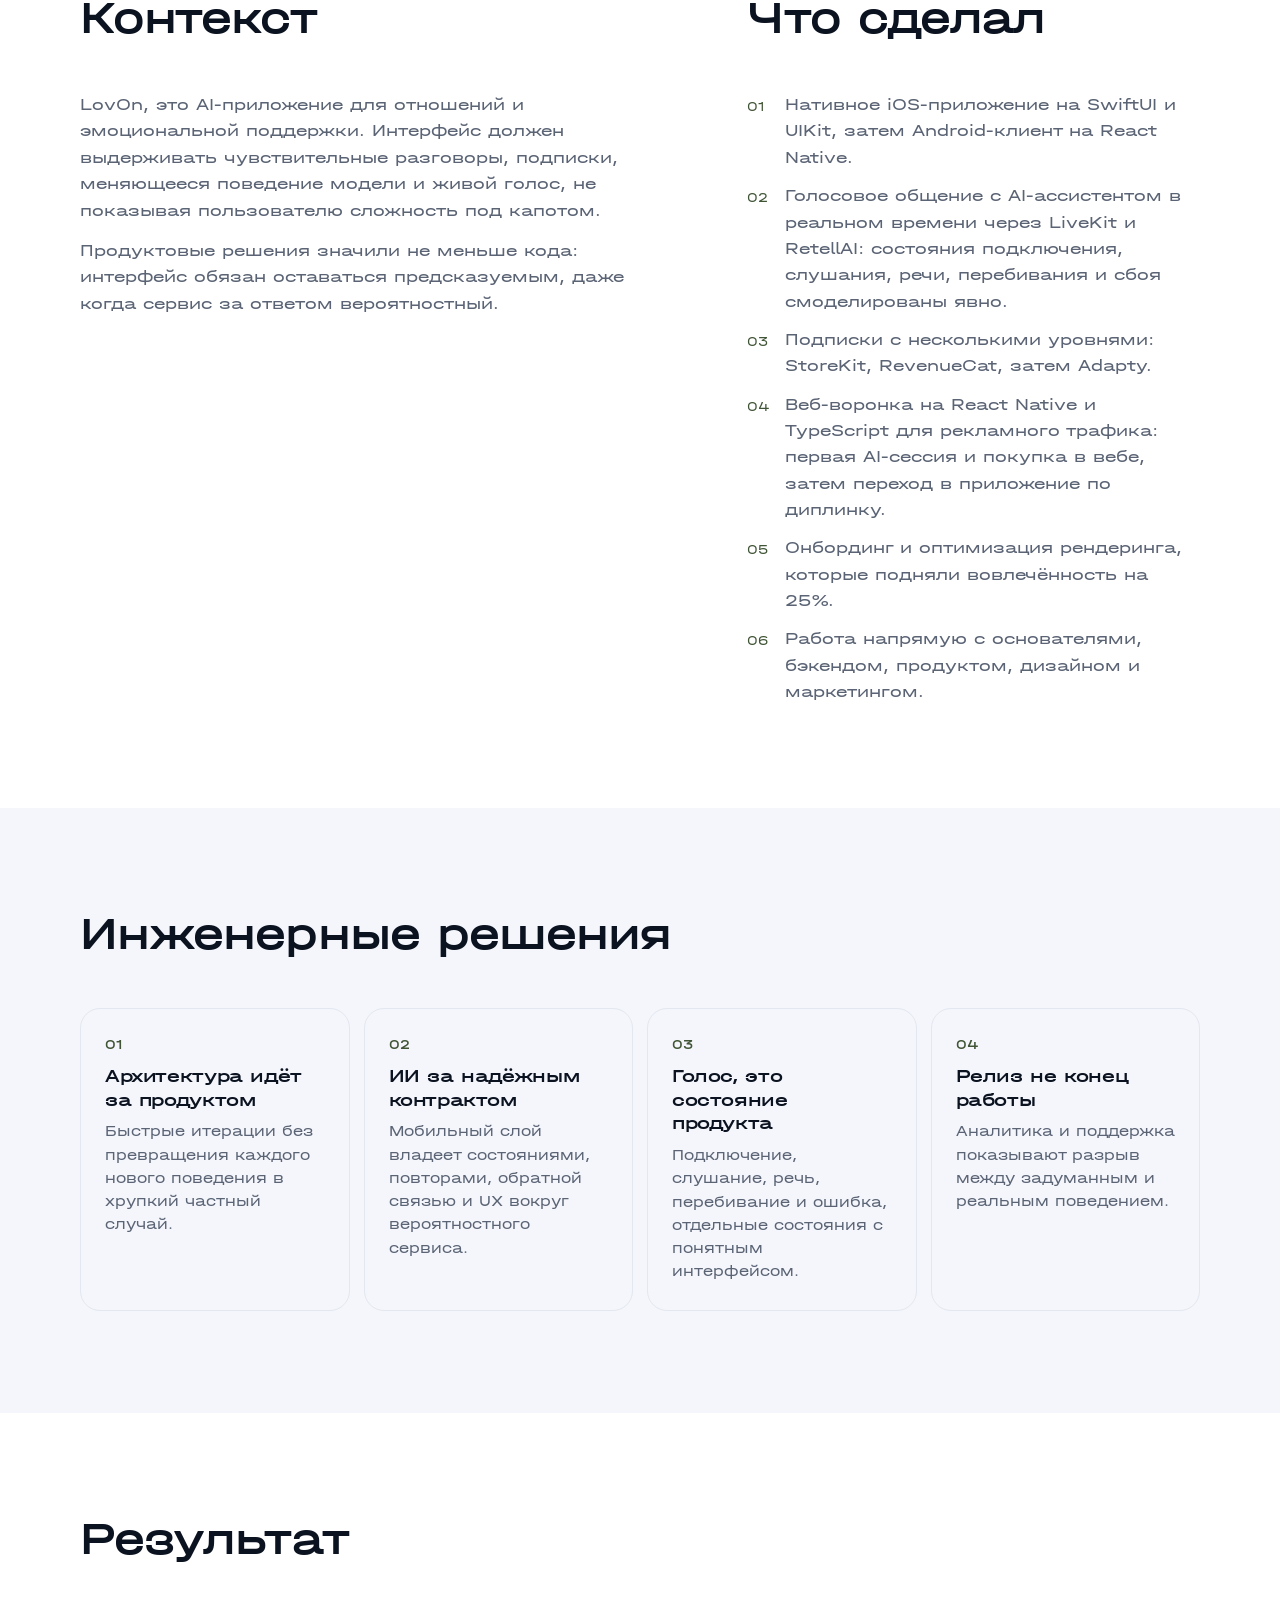
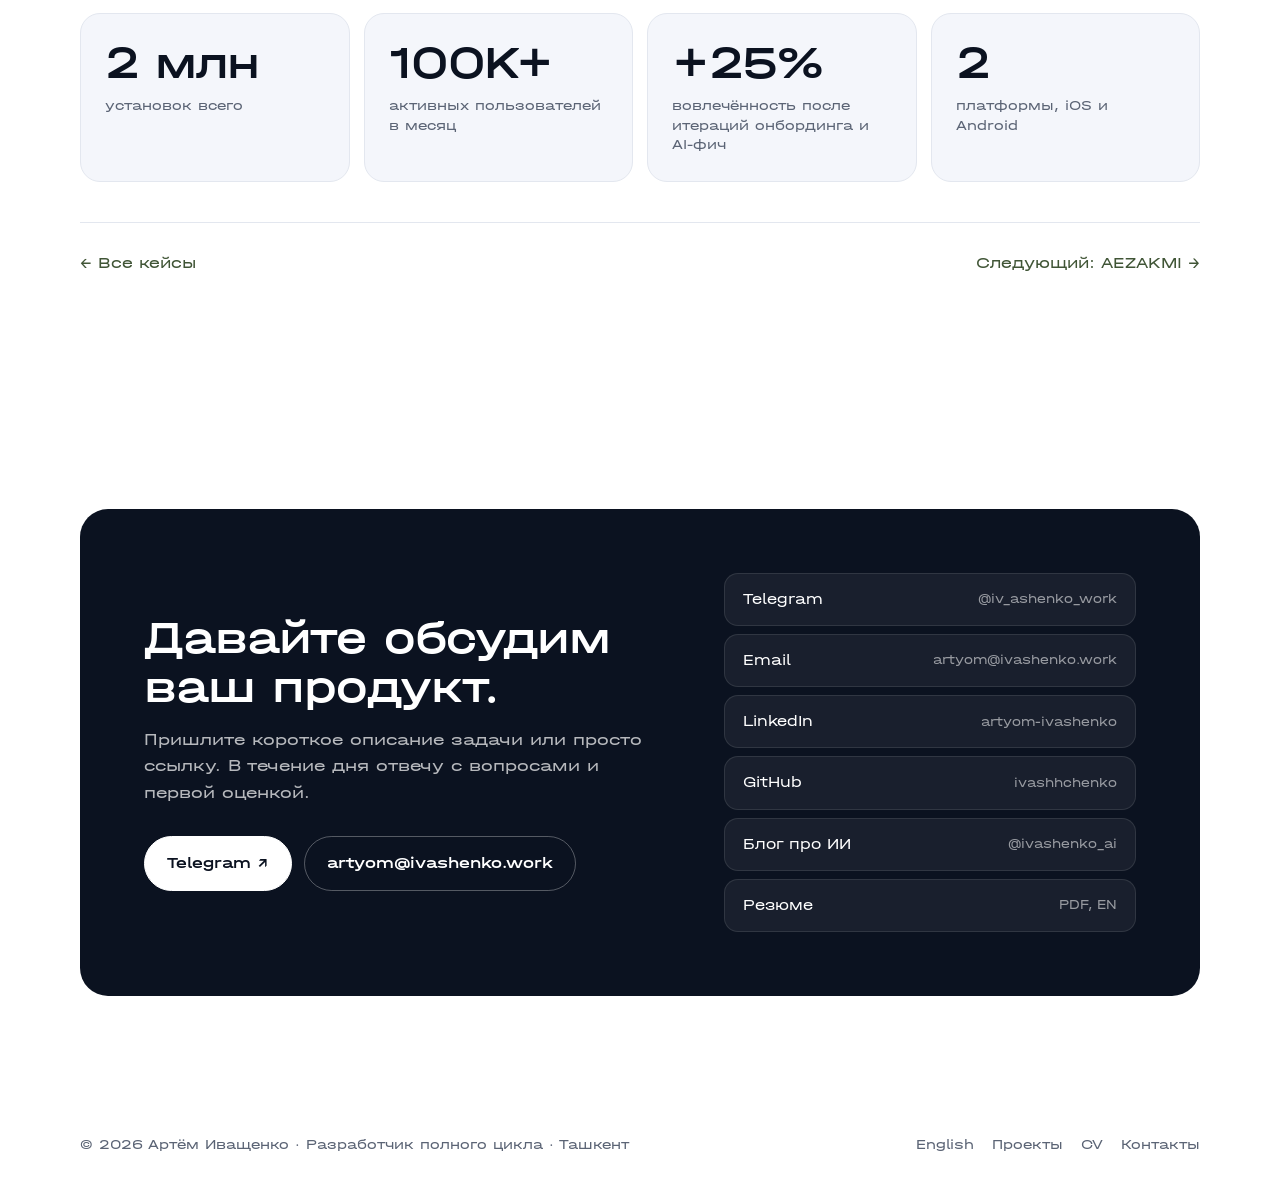
<file: projects/lovon/index.html>
<!doctype html>
<html lang="ru">
<head>
<meta charset="utf-8">
<meta name="viewport" content="width=device-width, initial-scale=1">
<title>LovOn · кейс · Артём Иващенко</title>
<meta name="description" content="ИИ-терапевт с голосом в реальном времени: с нуля до 100K+ пользователей в месяц.">
<link rel="canonical" href="https://ivashenko.work/projects/lovon/">
<link rel="icon" href="/assets/favicon.svg" type="image/svg+xml">
<link rel="stylesheet" href="/assets/landing.css?v=2">
<meta property="og:type" content="website">
<meta property="og:title" content="LovOn · кейс · Артём Иващенко">
<meta property="og:description" content="ИИ-терапевт с голосом в реальном времени: с нуля до 100K+ пользователей в месяц.">
<meta property="og:url" content="https://ivashenko.work/projects/lovon/">
<meta property="og:image" content="https://ivashenko.work/assets/images/lovon-01.webp">
<meta name="twitter:card" content="summary_large_image">
</head>
<body>

<div class="nav">
  <div class="nav-pill">
    <a class="brand" href="/">Артём<span class="hide-s"> Иващенко</span></a>
    <a class="hide-s" href="/#services">Услуги</a>
    <a href="/projects/">Кейсы</a>
    <a class="hide-m" href="/cv/">CV</a>
    <a class="hide-m" href="/contact/">Контакты</a>
    <a class="hide-s" href="https://t.me/ivashenko_ai">Блог</a>
    <span class="lang"><a class="on" href="/">RU</a><a href="/en/">EN</a></span>
    <a class="btn btn--primary btn--small" href="https://t.me/iv_ashenko_work">Написать ↗</a>
  </div>
</div>

<main>

<section class="page-head">
  <div class="wrap">
    <p class="eyebrow" style="display:flex;gap:10px;align-items:center"><img src="/assets/images/lovon-logo-square.png" alt="" style="width:28px;height:28px;border-radius:8px">LovOn · 2024 – сейчас · Founding Mobile Engineer</p>
    <h1>ИИ-терапевт с голосом в реальном времени: с нуля до 100K+ пользователей в месяц</h1>
    <p class="lead">Построил мобильную основу продукта: нативный iOS на Swift, Android и веб на React Native и TypeScript. Довёл приложение до 100 000 активных пользователей в месяц.</p>
    <div class="hero-cta"><a class="btn btn--ghost btn--small" href="/projects/">← Все кейсы</a> <a class="btn btn--ghost btn--small" href="https://lovon.app/">lovon.app ↗</a></div>
  </div>
</section>

<section class="tight">
  <div class="wrap">
    <div class="facts"><div class="fact"><b>Роль</b>Founding Mobile Engineer, iOS и Android</div><div class="fact"><b>Объём</b>Архитектура, релизы, подписки, голос, аналитика, веб-воронка</div><div class="fact"><b>Стек</b>Swift, SwiftUI, UIKit, React Native, LiveKit, RetellAI, StoreKit, Adapty</div><div class="fact"><b>Период</b>2024 – сейчас</div></div>
  </div>
</section>

<section class="tight">
  <div class="wrap">
    <div class="shots-row"><img src="/assets/images/lovon-01.webp" alt="Экран приложения LovOn" loading="lazy"><img src="/assets/images/lovon-02.webp" alt="Экран приложения LovOn" loading="lazy"><img src="/assets/images/lovon-03.webp" alt="Экран приложения LovOn" loading="lazy"></div>
  </div>
</section>

<section class="tight">
  <div class="wrap two">
    <div>
      <div class="sec-head"><h2>Контекст</h2></div>
      <div class="prose"><p>LovOn, это AI-приложение для отношений и эмоциональной поддержки. Интерфейс должен выдерживать чувствительные разговоры, подписки, меняющееся поведение модели и живой голос, не показывая пользователю сложность под капотом.</p><p>Продуктовые решения значили не меньше кода: интерфейс обязан оставаться предсказуемым, даже когда сервис за ответом вероятностный.</p></div>
    </div>
    <div>
      <div class="sec-head"><h2>Что сделал</h2></div>
      <ol class="list"><li><span>01</span>Нативное iOS-приложение на SwiftUI и UIKit, затем Android-клиент на React Native.</li><li><span>02</span>Голосовое общение с AI-ассистентом в реальном времени через LiveKit и RetellAI: состояния подключения, слушания, речи, перебивания и сбоя смоделированы явно.</li><li><span>03</span>Подписки с несколькими уровнями: StoreKit, RevenueCat, затем Adapty.</li><li><span>04</span>Веб-воронка на React Native и TypeScript для рекламного трафика: первая AI-сессия и покупка в вебе, затем переход в приложение по диплинку.</li><li><span>05</span>Онбординг и оптимизация рендеринга, которые подняли вовлечённость на 25%.</li><li><span>06</span>Работа напрямую с основателями, бэкендом, продуктом, дизайном и маркетингом.</li></ol>
    </div>
  </div>
</section>

<section class="about">
  <div class="wrap">
    <div class="sec-head"><h2>Инженерные решения</h2></div>
    <div class="steps"><div class="step"><div class="n">01</div><h3>Архитектура идёт за продуктом</h3><p>Быстрые итерации без превращения каждого нового поведения в хрупкий частный случай.</p></div><div class="step"><div class="n">02</div><h3>ИИ за надёжным контрактом</h3><p>Мобильный слой владеет состояниями, повторами, обратной связью и UX вокруг вероятностного сервиса.</p></div><div class="step"><div class="n">03</div><h3>Голос, это состояние продукта</h3><p>Подключение, слушание, речь, перебивание и ошибка, отдельные состояния с понятным интерфейсом.</p></div><div class="step"><div class="n">04</div><h3>Релиз не конец работы</h3><p>Аналитика и поддержка показывают разрыв между задуманным и реальным поведением.</p></div></div>
  </div>
</section>

<section>
  <div class="wrap">
    <div class="sec-head"><h2>Результат</h2></div>
    <div class="stat-grid"><div class="stat"><div class="num">2 млн</div><div class="lbl">установок всего</div></div><div class="stat"><div class="num">100K+</div><div class="lbl">активных пользователей в месяц</div></div><div class="stat"><div class="num">+25%</div><div class="lbl">вовлечённость после итераций онбординга и AI-фич</div></div><div class="stat"><div class="num">2</div><div class="lbl">платформы, iOS и Android</div></div></div>
    <div class="next" style="margin-top:40px">
      <a href="/projects/">← Все кейсы</a>
      <a href="/projects/aezakmi/">Следующий: AEZAKMI →</a>
    </div>
  </div>
</section>

<section id="contact">
  <div class="wrap">
    <div class="contact">
      <div>
        <h2>Давайте обсудим ваш продукт.</h2>
        <p>Пришлите короткое описание задачи или просто ссылку. В течение дня отвечу с вопросами и первой оценкой.</p>
        <div class="hero-cta">
          <a class="btn btn--primary" href="https://t.me/iv_ashenko_work">Telegram ↗</a>
          <a class="btn btn--ghost" href="mailto:artyom@ivashenko.work">artyom@ivashenko.work</a>
        </div>
      </div>
      <div class="links">
        <a href="https://t.me/iv_ashenko_work">Telegram <span>@iv_ashenko_work</span></a>
        <a href="mailto:artyom@ivashenko.work">Email <span>artyom@ivashenko.work</span></a>
        <a href="https://www.linkedin.com/in/artyom-ivashenko">LinkedIn <span>artyom-ivashenko</span></a>
        <a href="https://github.com/ivashhchenko">GitHub <span>ivashhchenko</span></a>
        <a href="https://t.me/ivashenko_ai">Блог про ИИ <span>@ivashenko_ai</span></a>
        <a href="/assets/Artyom_Ivashenko_Resume_EN.pdf">Резюме <span>PDF, EN</span></a>
      </div>
    </div>
  </div>
</section>

</main>

<footer class="wrap">
  <div>© 2026 Артём Иващенко · Разработчик полного цикла · Ташкент</div>
  <nav>
    <a href="/en/">English</a>
    <a href="/projects/">Проекты</a>
    <a href="/cv/">CV</a>
    <a href="/contact/">Контакты</a>
  </nav>
</footer>

</body>
</html>
</file>
<file: assets/landing.css>
@font-face{font-family:Halvar;src:url('/assets/fonts/halvar-regular.woff2') format('woff2');font-weight:400;font-display:swap}
@font-face{font-family:Halvar;src:url('/assets/fonts/halvar-medium.woff2') format('woff2');font-weight:500;font-display:swap}
:root{
  --bg:#ffffff;--bg-2:#f4f6fb;--ink:#0b1220;--muted:#5b6475;--line:#e3e7ef;
  --accent:#405536;--accent-ink:#ffffff;--accent-soft:#e9efe6;
  --radius:20px;--wide:min(100% - 40px,1120px);
  --sans:Halvar,-apple-system,"Inter","Helvetica Neue",Arial,sans-serif;
}
*{box-sizing:border-box}
html{scroll-behavior:smooth;-webkit-text-size-adjust:100%}
body{margin:0;background:var(--bg);color:var(--ink);font:400 17px/1.55 var(--sans);-webkit-font-smoothing:antialiased}
a{color:inherit;text-decoration:none}
img{max-width:100%;display:block}
.wrap{width:var(--wide);margin:0 auto}
h1,h2,h3{margin:0;font-weight:500;letter-spacing:-.02em;line-height:1.08}
h1{font-size:clamp(44px,7vw,76px)}
h2{font-size:clamp(30px,4.2vw,46px)}
h3{font-size:22px;line-height:1.25}
p{margin:0}
.muted{color:var(--muted)}
.eyebrow{font-size:14px;color:var(--muted);letter-spacing:.01em}
.btn{display:inline-flex;align-items:center;gap:8px;padding:14px 22px;border-radius:999px;font-size:16px;font-weight:500;border:1px solid var(--line);transition:transform .15s,background .15s,border-color .15s;white-space:nowrap}
.btn:hover{transform:translateY(-1px)}
.btn--primary{background:var(--accent);color:var(--accent-ink);border-color:var(--accent)}
.btn--primary:hover{background:#334429}
.btn--ghost:hover{border-color:var(--ink)}
.btn--small{padding:10px 16px;font-size:14px}
section{padding:clamp(56px,8vw,112px) 0}
.sec-head{max-width:720px;margin-bottom:clamp(28px,4vw,48px)}
.sec-head p{margin-top:14px;font-size:18px;color:var(--muted)}

/* header */
.nav{position:sticky;top:0;z-index:50;display:flex;justify-content:center;padding:14px 16px;pointer-events:none}
.nav-pill{pointer-events:auto;display:flex;align-items:center;gap:6px;padding:6px 6px 6px 18px;background:rgba(255,255,255,.86);backdrop-filter:saturate(180%) blur(14px);-webkit-backdrop-filter:saturate(180%) blur(14px);border:1px solid var(--line);border-radius:999px;box-shadow:0 8px 30px rgba(11,18,32,.08);font-size:14px}
.nav-pill .brand{font-weight:500;margin-right:10px}
.nav-pill a:not(.brand):not(.btn){padding:8px 10px;border-radius:999px;color:var(--muted)}
.nav-pill a:not(.brand):not(.btn):hover{color:var(--ink);background:var(--bg-2)}

/* hero */
.hero{padding:clamp(32px,6vw,80px) 0 clamp(40px,6vw,72px)}
.hero-grid{display:grid;grid-template-columns:minmax(0,1.15fr) minmax(280px,.85fr);gap:clamp(32px,6vw,80px);align-items:center}
.hero h1{margin:14px 0 22px}
.hero .lead{font-size:clamp(17px,1.6vw,20px);color:var(--muted);max-width:560px}
.hero .lead b{color:var(--ink);font-weight:500}
.hero-cta{display:flex;flex-wrap:wrap;gap:12px;margin-top:30px}
.portrait{aspect-ratio:9/10;border-radius:28px;overflow:hidden;background:var(--bg-2)}
.portrait img{width:100%;height:100%;object-fit:cover}

/* stats */
.stats{padding:0 0 clamp(40px,6vw,72px)}
.stat-grid{display:grid;grid-template-columns:repeat(4,1fr);gap:14px}
.stat{padding:26px 24px;border:1px solid var(--line);border-radius:var(--radius);background:var(--bg-2)}
.stat .num{font-size:clamp(34px,3.6vw,46px);font-weight:500;letter-spacing:-.03em;line-height:1}
.stat .lbl{margin-top:10px;font-size:14px;color:var(--muted);line-height:1.4}
.stat .src{margin-top:6px;font-size:13px}
.stat .src a{color:var(--accent)}

/* services */
.cards{display:grid;grid-template-columns:repeat(3,1fr);gap:14px}
.card{display:flex;flex-direction:column;padding:28px 26px;border:1px solid var(--line);border-radius:var(--radius);background:#fff}
.card .when{font-size:14px;color:var(--muted)}
.card h3{margin:6px 0 12px}
.card p{color:var(--muted);font-size:16px;flex:1}
.card .price{margin-top:22px;font-size:22px;font-weight:500;letter-spacing:-.02em}
.card .price small{font-size:14px;color:var(--muted);font-weight:400;margin-left:4px}
.services-note{margin-top:22px;font-size:16px;color:var(--muted);max-width:720px}
.services-note a{color:var(--accent)}

/* cases */
.case{display:grid;grid-template-columns:minmax(0,1fr) minmax(280px,.9fr);gap:clamp(28px,5vw,72px);align-items:center;padding:clamp(32px,4vw,56px) 0;border-top:1px solid var(--line)}
.case:first-of-type{border-top:0;padding-top:0}
.case:nth-child(even) .case-media{order:-1}
.case .eyebrow{display:flex;gap:10px;align-items:center}
.case .eyebrow img{width:28px;height:28px;border-radius:8px}
.case h3{font-size:clamp(24px,2.6vw,32px);margin:12px 0 14px;letter-spacing:-.02em}
.case p{color:var(--muted)}
.case ol{margin:18px 0 0;padding:0;list-style:none;display:grid;gap:10px}
.case ol li{display:grid;grid-template-columns:28px 1fr;gap:10px;font-size:16px}
.case ol li span{color:var(--accent);font-size:13px;padding-top:4px}
.case .links{display:flex;flex-wrap:wrap;gap:10px;margin-top:22px}
.case-media{border-radius:var(--radius);background:var(--bg-2);padding:28px;display:flex;justify-content:center;align-items:center;min-height:340px;overflow:hidden}
.case-media img{max-height:440px;width:auto;border-radius:22px;box-shadow:0 20px 50px rgba(11,18,32,.14)}
.case-media .shots{display:flex;gap:14px}
.case-media .shots img{max-height:360px}
.case-media .shots img:nth-child(2){transform:translateY(28px)}
.logo-grid{display:grid;grid-template-columns:repeat(5,1fr);gap:8px;width:100%}
.logo-grid div{aspect-ratio:1;border-radius:12px;background:#fff;border:1px solid var(--line);display:flex;align-items:center;justify-content:center;font-size:12px;color:var(--muted)}
.logo-grid div.hl{background:var(--accent);color:#fff;border-color:var(--accent);font-weight:500}

/* process */
.steps{display:grid;grid-template-columns:repeat(4,1fr);gap:14px}
.step{padding:26px 24px;border-radius:var(--radius);background:var(--bg-2);border:1px solid var(--line)}
.step .n{font-size:13px;color:var(--accent);font-weight:500}
.step h3{margin:10px 0 8px;font-size:19px}
.step p{font-size:15px;color:var(--muted)}
.fit{display:grid;grid-template-columns:1fr 1fr;gap:14px;margin-top:14px}
.fit div{padding:22px 24px;border-radius:var(--radius);border:1px solid var(--line);font-size:15px}
.fit b{display:block;font-weight:500;margin-bottom:6px}
.fit .no{color:var(--muted)}

/* about */
.about{background:var(--bg-2)}
.about-grid{display:grid;grid-template-columns:minmax(0,1fr) minmax(260px,.75fr);gap:clamp(28px,5vw,72px);align-items:start}
.about .big{font-size:clamp(24px,3vw,36px);font-weight:500;letter-spacing:-.02em;line-height:1.2}
.about-text{display:grid;gap:14px;margin-top:22px;color:var(--muted)}
.about-text b{color:var(--ink);font-weight:500}
.about-side{display:grid;gap:12px}
.about-side .item{padding:18px 20px;border-radius:16px;background:#fff;border:1px solid var(--line);font-size:15px}
.about-side .item b{display:block;font-weight:500;margin-bottom:4px}
.about-side .item span{color:var(--muted)}
.about-side img{border-radius:16px;aspect-ratio:1;object-fit:cover}

/* faq */
.faq{display:grid;gap:10px;max-width:820px}
details{border:1px solid var(--line);border-radius:16px;padding:0 22px;background:#fff}
summary{cursor:pointer;list-style:none;padding:18px 0;font-weight:500;font-size:17px;display:flex;justify-content:space-between;gap:16px;align-items:center}
summary::-webkit-details-marker{display:none}
summary::after{content:"+";color:var(--muted);font-size:22px;line-height:1;flex:none}
details[open] summary::after{content:"–"}
details p{padding:0 0 20px;color:var(--muted);font-size:16px}
details p a{color:var(--accent)}

/* contact */
.contact{background:var(--ink);color:#fff;border-radius:28px;padding:clamp(36px,5vw,64px);display:grid;grid-template-columns:minmax(0,1fr) minmax(260px,.8fr);gap:clamp(28px,5vw,64px);align-items:center}
.contact h2{color:#fff}
.contact p{color:rgba(255,255,255,.7);margin-top:14px;font-size:17px;max-width:520px}
.contact .btn--primary{background:#fff;color:var(--ink);border-color:#fff}
.contact .btn--primary:hover{background:#e9efe6}
.contact .btn--ghost{color:#fff;border-color:rgba(255,255,255,.3)}
.contact .btn--ghost:hover{border-color:#fff}
.links{display:grid;gap:8px}
.links a{display:flex;justify-content:space-between;align-items:center;gap:12px;padding:14px 18px;border-radius:14px;background:rgba(255,255,255,.06);border:1px solid rgba(255,255,255,.1);font-size:15px}
.links a:hover{background:rgba(255,255,255,.12)}
.links a span{color:rgba(255,255,255,.55);font-size:13px}

footer{padding:36px 0 48px;font-size:14px;color:var(--muted);display:flex;flex-wrap:wrap;justify-content:space-between;gap:12px}
footer a:hover{color:var(--ink)}
footer nav{display:flex;gap:18px;flex-wrap:wrap}

@media(max-width:900px){
  .stat-grid{grid-template-columns:repeat(2,1fr)}
  .cards,.steps{grid-template-columns:1fr 1fr}
  .nav-pill a.hide-m{display:none}
}
@media(max-width:700px){
  :root{--wide:min(100% - 32px,1120px)}
  body{font-size:16px}
  .hero-grid,.case,.about-grid,.contact,.fit{grid-template-columns:1fr}
  .case:nth-child(even) .case-media{order:0}
  .portrait{max-width:380px;aspect-ratio:1}
  .hero-cta .btn{width:100%;justify-content:center}
  .cards,.steps{grid-template-columns:1fr}
  .case-media{min-height:0;padding:20px}
  .case-media img{max-height:320px}
  .nav-pill{font-size:13px;padding-left:14px;max-width:100%}
  .nav-pill .brand{white-space:nowrap}
  .nav-pill a:not(.brand):not(.btn){padding:8px 7px}
  .nav-pill .hide-s{display:none}
}
@media(max-width:420px){.stat-grid{grid-template-columns:1fr}}
@media(prefers-reduced-motion:reduce){html{scroll-behavior:auto}.btn{transition:none}}

.lang{display:inline-flex;align-items:center;gap:2px;margin-left:4px;padding:3px;border:1px solid var(--line);border-radius:999px;font-size:12px}
.nav-pill .lang a{padding:5px 9px;border-radius:999px;color:var(--muted)}
.nav-pill .lang a.on{background:var(--ink);color:#fff}
.nav-pill .lang a:hover{color:var(--ink)}
@media(max-width:700px){.nav-pill .lang{margin-left:0}.nav-pill .lang a{padding:5px 7px}}

/* inner pages */
.page-head{padding:clamp(32px,6vw,72px) 0 clamp(28px,4vw,48px)}
.page-head h1{font-size:clamp(32px,5.6vw,64px);margin:14px 0 18px}
.page-head .lead{font-size:clamp(17px,1.6vw,20px);color:var(--muted);max-width:680px}
.page-head .lead b{color:var(--ink);font-weight:500}
.page-head .hero-cta{margin-top:26px}
.prose{max-width:720px;display:grid;gap:14px;color:var(--muted);font-size:17px}
.prose b{color:var(--ink);font-weight:500}
.prose a{color:var(--accent)}
.prose h2{font-size:clamp(26px,3.4vw,38px);color:var(--ink);margin-top:14px}
.two{display:grid;grid-template-columns:minmax(0,1fr) minmax(260px,.75fr);gap:clamp(28px,5vw,72px);align-items:start}
.tight{padding-top:0}
.facts{display:grid;grid-template-columns:repeat(4,1fr);gap:14px}
.fact{padding:20px 22px;border:1px solid var(--line);border-radius:var(--radius);background:var(--bg-2);font-size:15px}
.fact b{display:block;font-weight:500;font-size:13px;color:var(--muted);margin-bottom:6px;letter-spacing:.01em}
.shots-row{display:flex;gap:14px;justify-content:center;align-items:flex-start;padding:28px;border-radius:var(--radius);background:var(--bg-2);overflow:hidden}
.shots-row img{max-height:460px;width:auto;border-radius:22px;box-shadow:0 20px 50px rgba(11,18,32,.14)}
.shots-row img:nth-child(2){transform:translateY(24px)}
.list{margin:0;padding:0;list-style:none;display:grid;gap:12px;max-width:760px}
.list li{display:grid;grid-template-columns:28px 1fr;gap:10px;font-size:17px;color:var(--muted)}
.list li span{color:var(--accent);font-size:13px;padding-top:5px}
.cv-job{display:grid;grid-template-columns:150px minmax(0,1fr);gap:18px clamp(20px,4vw,48px);padding:26px 0;border-top:1px solid var(--line)}
.cv-job:first-child{border-top:0;padding-top:0}
.cv-job time{font-size:14px;color:var(--muted);padding-top:4px}
.cv-job h3{font-size:20px}
.cv-job .co{color:var(--muted);font-size:15px;margin:4px 0 10px}
.cv-job .co a{color:var(--accent)}
.cv-job ul{margin:0;padding:0 0 0 18px;color:var(--muted);font-size:16px;display:grid;gap:6px}
.tags{display:flex;flex-wrap:wrap;gap:8px}
.tags span{padding:8px 14px;border-radius:999px;border:1px solid var(--line);font-size:14px;background:#fff}
.plist{display:grid;gap:12px}
.plist a{display:grid;grid-template-columns:48px minmax(0,1fr) auto;gap:18px;align-items:center;padding:20px 22px;border:1px solid var(--line);border-radius:var(--radius);background:#fff;transition:border-color .15s,transform .15s}
.plist a:hover{border-color:var(--ink);transform:translateY(-1px)}
.plist img{width:48px;height:48px;border-radius:12px}
.plist b{display:block;font-weight:500;font-size:19px}
.plist span{color:var(--muted);font-size:15px}
.plist .arrow{color:var(--muted);font-size:20px}
.form{display:grid;gap:12px}
.form label{display:grid;gap:6px;font-size:14px;color:var(--muted)}
.form input,.form textarea{width:100%;padding:14px 16px;border:1px solid var(--line);border-radius:14px;font:inherit;font-size:16px;background:#fff;color:var(--ink)}
.form textarea{min-height:140px;resize:vertical}
.form input:focus,.form textarea:focus{outline:none;border-color:var(--accent)}
.form .status{font-size:15px;color:var(--muted);min-height:1.4em}
.hp{position:absolute;left:-9999px}
.next{display:flex;justify-content:space-between;align-items:center;gap:16px;padding:28px 0;border-top:1px solid var(--line);font-size:16px}
.next a{color:var(--accent)}
.center{min-height:70vh;display:grid;place-content:center;text-align:center;gap:14px}
@media(max-width:900px){.facts{grid-template-columns:1fr 1fr}}
@media(max-width:700px){
  .two{grid-template-columns:1fr}
  .cv-job{grid-template-columns:1fr;gap:6px}
  .shots-row{padding:18px;gap:10px}.shots-row img{max-height:300px}
  .shots-row img:nth-child(3){display:none}
  .plist a{grid-template-columns:40px 1fr;padding:16px}.plist .arrow{display:none}
}
@media(max-width:420px){.facts{grid-template-columns:1fr}}
@media(max-width:700px){.nav-pill .btn--small{padding:8px 12px;font-size:13px}.nav-pill{gap:2px}}
</file>
